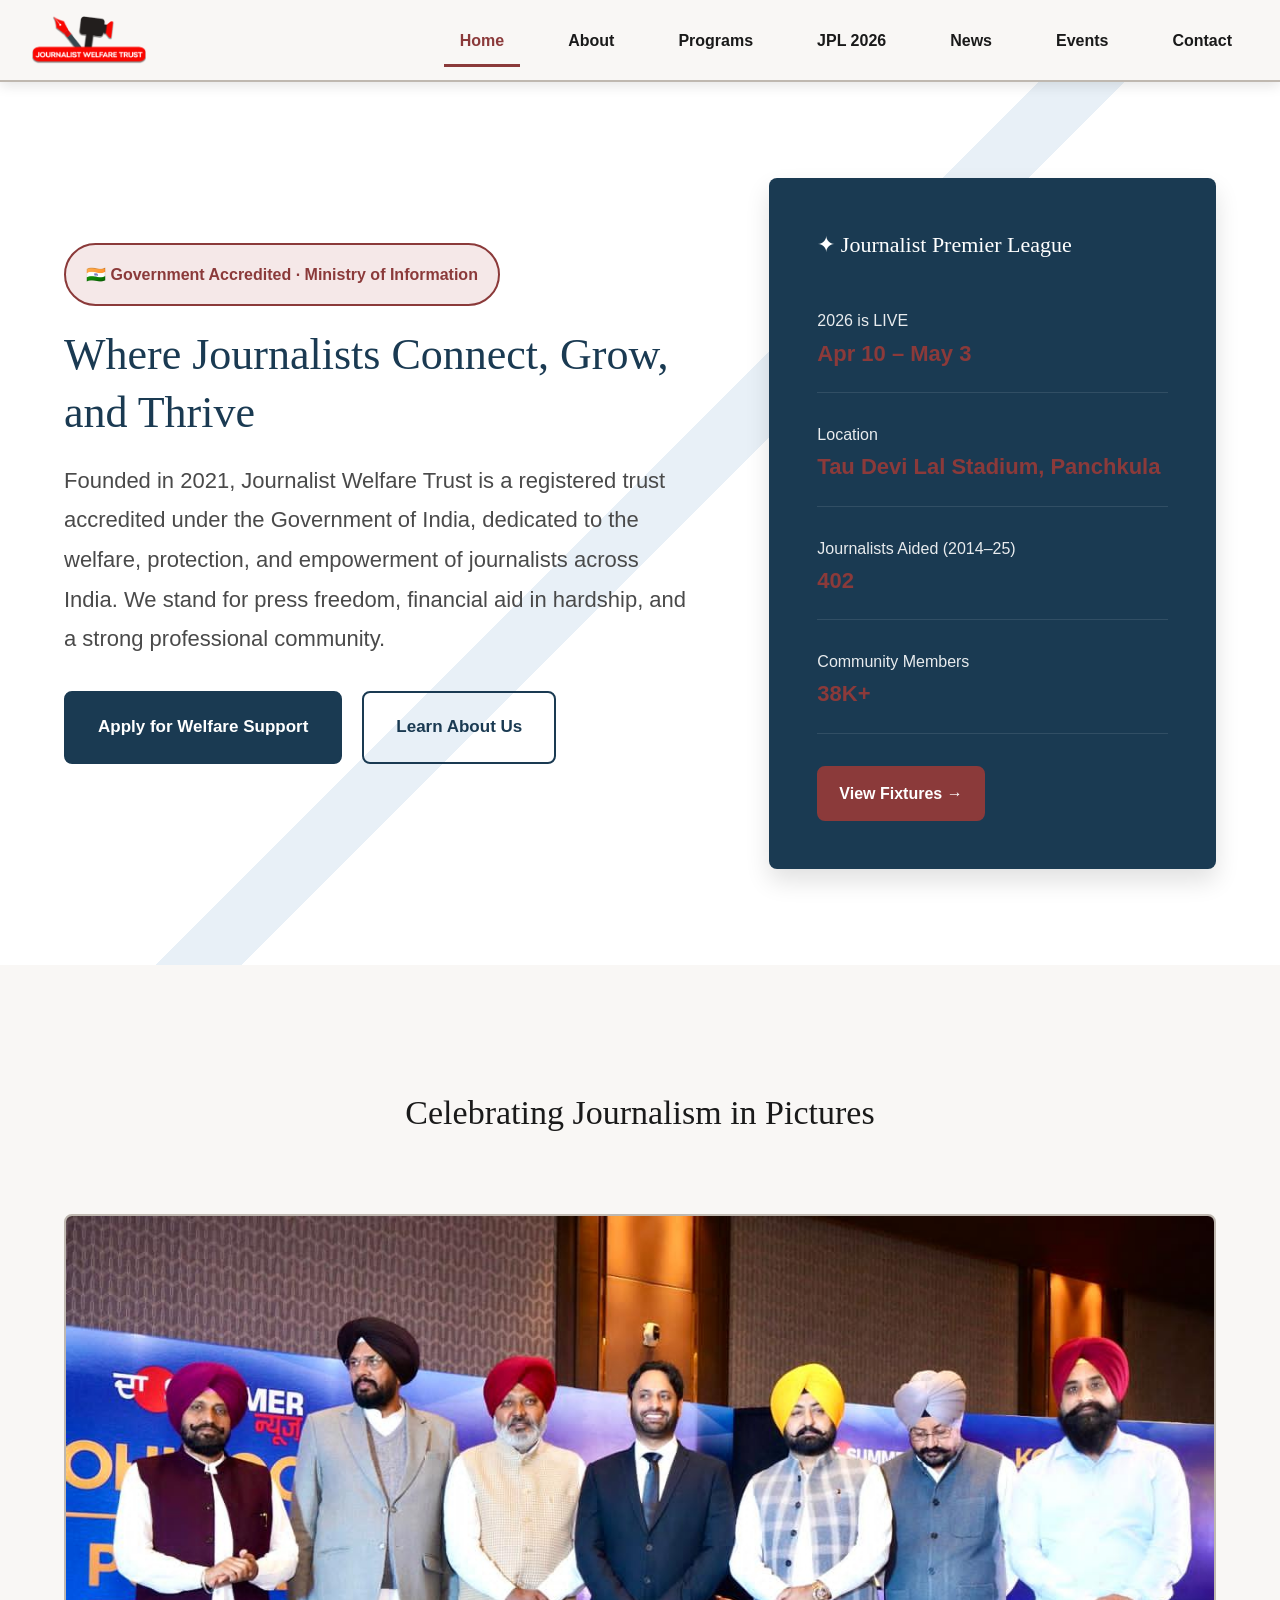
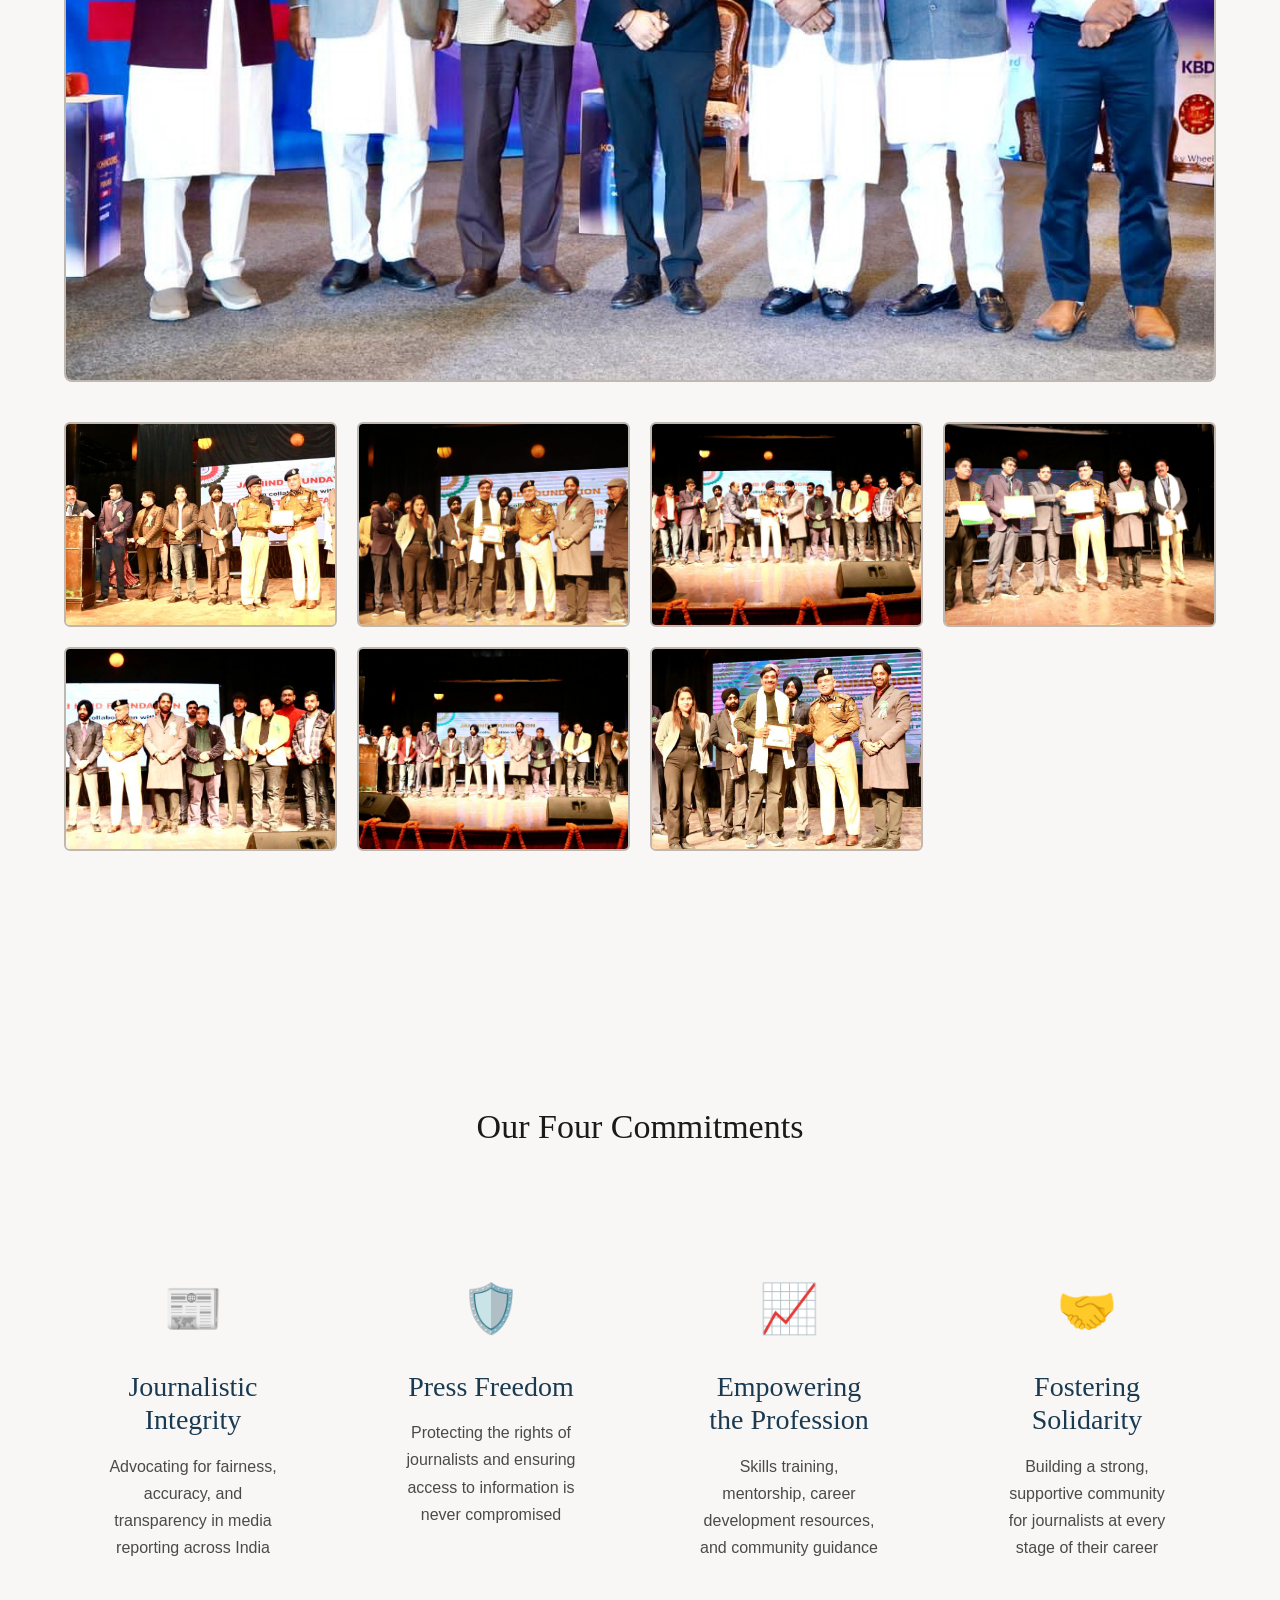
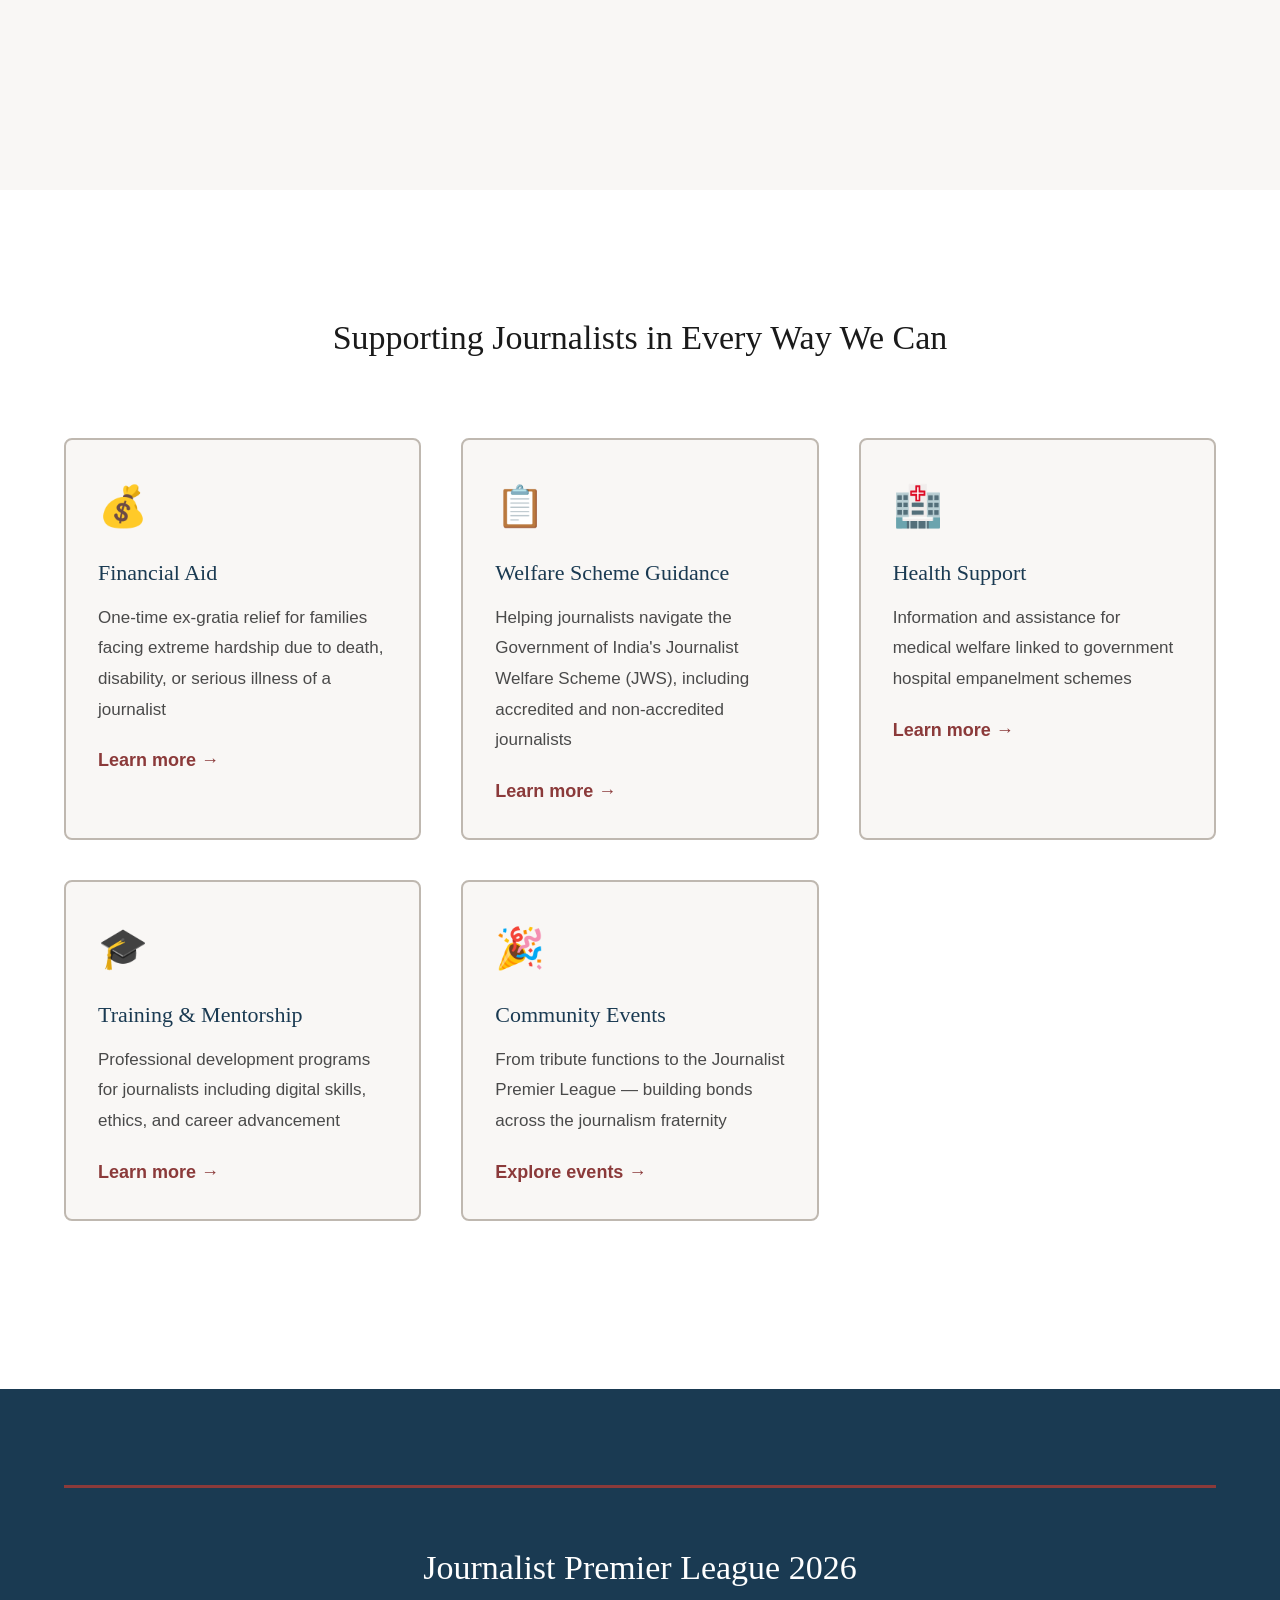
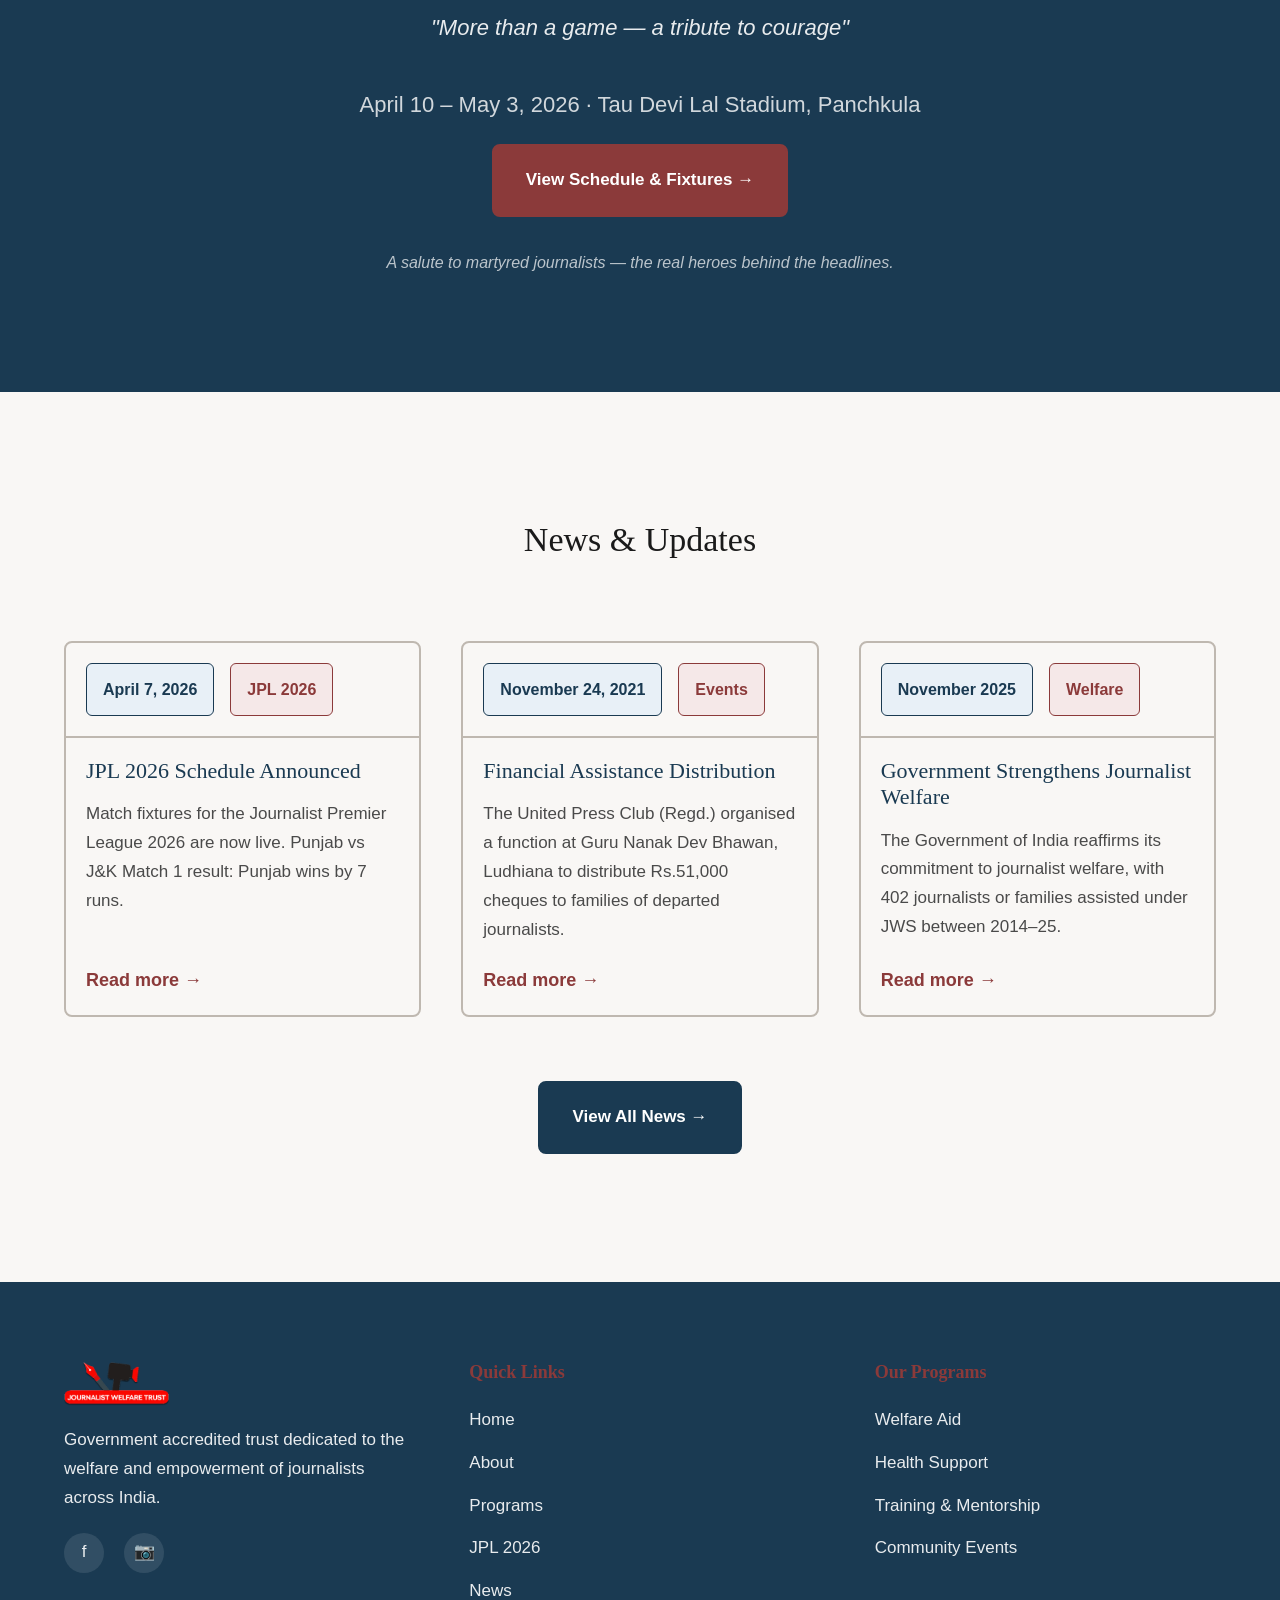
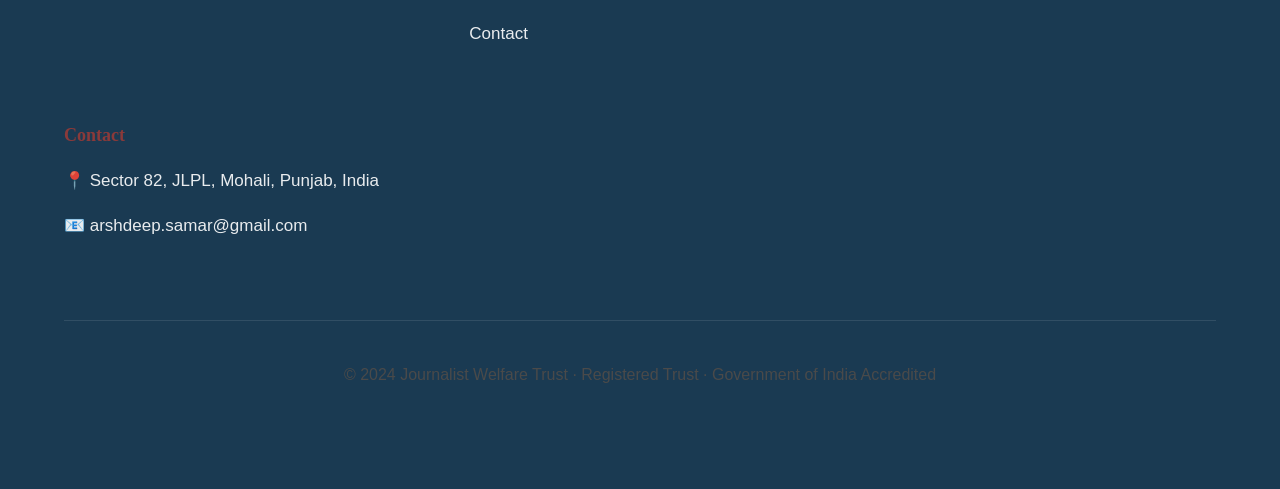
<file: index.html>
<!DOCTYPE html>
<html lang="en">
  <head>
    <meta charset="UTF-8" />
    <meta name="viewport" content="width=device-width, initial-scale=1.0" />
    <meta
      name="description"
      content="Journalist Welfare Trust - Government accredited trust dedicated to the welfare and empowerment of journalists across India."
    />
    <meta property="og:title" content="Journalist Welfare Trust" />
    <meta
      property="og:description"
      content="Where Journalists Connect, Grow, and Thrive"
    />
    <meta property="og:type" content="website" />
    <meta property="og:url" content="https://journalistwelfaretrust.com" />

    <title>Journalist Welfare Trust | Where Journalists Connect, Grow, and Thrive</title>

    <link rel="icon" type="image/png" sizes="32x32" href="assets/images/favicon-32x32.png" />
    <link rel="icon" type="image/png" sizes="192x192" href="assets/images/favicon-192x192.png" />
    <link rel="apple-touch-icon" href="assets/images/apple-touch-icon.png" />
    <link rel="stylesheet" href="styles.css" />
  </head>
  <body>
    <!-- Header & Navigation -->
    <header>
      <nav>
        <a href="index.html" class="logo" aria-label="Journalist Welfare Trust Home">
          <img src="assets/images/jwt-logo-260x109.png" class="logo-image" alt="Journalist Welfare Trust logo" />
        </a>

        <ul class="nav-links">
          <li><a href="index.html">Home</a></li>
          <li><a href="about.html">About</a></li>
          <li><a href="programs.html">Programs</a></li>
          <li><a href="jpl.html">JPL 2026</a></li>
          <li><a href="news.html">News</a></li>
          <li><a href="events.html">Events</a></li>
          <li><a href="contact.html">Contact</a></li>
        </ul>

         <!-- <div class="nav-controls">
          <div class="text-size-controls">
            <button class="text-size-btn" data-size="small" aria-label="Decrease text size">−A</button>
            <button class="text-size-btn active" data-size="normal" aria-label="Normal text size">A</button>
            <button class="text-size-btn" data-size="large" aria-label="Increase text size">+A</button>
          </div> -->
          <button class="hamburger" aria-label="Toggle menu">
            <span></span>
            <span></span>
            <span></span>
          </button>
        </div> 
      </nav>
    </header>

    <!-- Hero Section -->
    <section class="hero">
      <div class="hero-content">
        <div class="hero-text">
          <span class="hero-eyebrow">🇮🇳 Government Accredited · Ministry of Information</span>
          <h1>Where Journalists Connect, Grow, and Thrive</h1>
          <p class="hero-subtitle">
            Founded in 2021, Journalist Welfare Trust is a registered trust accredited under the Government of India, dedicated to the welfare, protection, and empowerment of journalists across India. We stand for press freedom, financial aid in hardship, and a strong professional community.
          </p>
          <div class="hero-cta">
            <a href="programs.html" class="btn btn-primary">Apply for Welfare Support</a>
            <a href="about.html" class="btn btn-secondary">Learn About Us</a>
          </div>
        </div>

        <div class="hero-card">
          <div class="hero-card-title">✦ Journalist Premier League</div>
          <div class="hero-card-item">
            <div class="hero-card-label">2026 is LIVE</div>
            <div class="hero-card-value">Apr 10 – May 3</div>
          </div>
          <div class="hero-card-item">
            <div class="hero-card-label">Location</div>
            <div class="hero-card-value">Tau Devi Lal Stadium, Panchkula</div>
          </div>
          <div class="hero-card-item">
            <div class="hero-card-label">Journalists Aided (2014–25)</div>
            <div class="hero-card-value">402</div>
          </div>
          <div class="hero-card-item">
            <div class="hero-card-label">Community Members</div>
            <div class="hero-card-value">38K+</div>
          </div>
          <a href="jpl.html" style="margin-top: var(--space-6); display: inline-block;" class="btn btn-accent btn-sm">View Fixtures →</a>
        </div>
      </div>
    </section>

    <!-- Legacy Photo Showcase -->
    <section class="section legacy-showcase">
      <div class="container">
        <div class="section-heading">
          <h2>Celebrating Journalism in Pictures</h2>
        </div>

        <div class="legacy-feature">
          <img src="assets/images/who-we-are.jpg" alt="Journalists at a Journalist Welfare Trust event" loading="lazy" />
        </div>

        <div class="legacy-gallery-grid">
          <img src="assets/images/gallery-1.jpg" alt="Journalist community gathering photo 1" loading="lazy" />
          <img src="assets/images/gallery-2.jpg" alt="Journalist community gathering photo 2" loading="lazy" />
          <img src="assets/images/gallery-3.jpg" alt="Journalist community gathering photo 3" loading="lazy" />
          <img src="assets/images/gallery-4.jpg" alt="Journalist community gathering photo 4" loading="lazy" />
          <img src="assets/images/gallery-5.jpg" alt="Journalist community gathering photo 5" loading="lazy" />
          <img src="assets/images/gallery-6.jpg" alt="Journalist community gathering photo 6" loading="lazy" />
          <img src="assets/images/gallery-7.jpg" alt="Journalist community gathering photo 7" loading="lazy" />
        </div>
      </div>
    </section>

    <!-- Mission Pillars Section -->
    <section class="section" style="background-color: var(--color-surface);">
      <div class="container">
        <div class="section-heading">
          <h2>Our Four Commitments</h2>
        </div>

        <div class="grid grid-4">
          <div class="pillar-card">
            <div class="pillar-icon">📰</div>
            <h3>Journalistic Integrity</h3>
            <p>Advocating for fairness, accuracy, and transparency in media reporting across India</p>
          </div>
          <div class="pillar-card">
            <div class="pillar-icon">🛡️</div>
            <h3>Press Freedom</h3>
            <p>Protecting the rights of journalists and ensuring access to information is never compromised</p>
          </div>
          <div class="pillar-card">
            <div class="pillar-icon">📈</div>
            <h3>Empowering the Profession</h3>
            <p>Skills training, mentorship, career development resources, and community guidance</p>
          </div>
          <div class="pillar-card">
            <div class="pillar-icon">🤝</div>
            <h3>Fostering Solidarity</h3>
            <p>Building a strong, supportive community for journalists at every stage of their career</p>
          </div>
        </div>
      </div>
    </section>

    <!-- What We Do Section -->
    <section class="section">
      <div class="container">
        <div class="section-heading">
          <h2>Supporting Journalists in Every Way We Can</h2>
        </div>

        <div class="grid grid-3">
          <div class="card">
            <div class="card-icon">💰</div>
            <h3 class="card-title">Financial Aid</h3>
            <p class="card-text">One-time ex-gratia relief for families facing extreme hardship due to death, disability, or serious illness of a journalist</p>
            <a href="programs.html#financial" class="card-link">Learn more →</a>
          </div>
          <div class="card">
            <div class="card-icon">📋</div>
            <h3 class="card-title">Welfare Scheme Guidance</h3>
            <p class="card-text">Helping journalists navigate the Government of India's Journalist Welfare Scheme (JWS), including accredited and non-accredited journalists</p>
            <a href="programs.html#welfare" class="card-link">Learn more →</a>
          </div>
          <div class="card">
            <div class="card-icon">🏥</div>
            <h3 class="card-title">Health Support</h3>
            <p class="card-text">Information and assistance for medical welfare linked to government hospital empanelment schemes</p>
            <a href="programs.html#health" class="card-link">Learn more →</a>
          </div>
          <div class="card">
            <div class="card-icon">🎓</div>
            <h3 class="card-title">Training & Mentorship</h3>
            <p class="card-text">Professional development programs for journalists including digital skills, ethics, and career advancement</p>
            <a href="programs.html#training" class="card-link">Learn more →</a>
          </div>
          <div class="card">
            <div class="card-icon">🎉</div>
            <h3 class="card-title">Community Events</h3>
            <p class="card-text">From tribute functions to the Journalist Premier League — building bonds across the journalism fraternity</p>
            <a href="events.html" class="card-link">Explore events →</a>
          </div>
        </div>
      </div>
    </section>

    <!-- JPL 2026 Feature Banner -->
    <section class="section" style="background-color: var(--color-primary); color: var(--color-text-inverse); padding: var(--space-20) var(--space-6);">
      <div class="container text-center">
        <div style="border-top: 3px solid var(--color-accent); padding-top: var(--space-8); margin-bottom: var(--space-4);"></div>
        <h2 style="color: var(--color-text-inverse); margin-bottom: var(--space-4);">Journalist Premier League 2026</h2>
        <p style="color: rgba(255, 255, 255, 0.9); font-size: var(--text-lg); margin-bottom: var(--space-8);">
          <em>"More than a game — a tribute to courage"</em>
        </p>
        <p style="color: rgba(255, 255, 255, 0.8); margin-bottom: var(--space-4); font-size: var(--text-lg);">
          April 10 – May 3, 2026 · Tau Devi Lal Stadium, Panchkula
        </p>
        <a href="jpl.html" class="btn btn-accent">View Schedule & Fixtures →</a>
        <p style="color: rgba(255, 255, 255, 0.7); margin-top: var(--space-6); font-size: var(--text-sm); font-style: italic;">
          A salute to martyred journalists — the real heroes behind the headlines.
        </p>
      </div>
    </section>

    <!-- Latest News Section -->
    <section class="section" style="background-color: var(--color-surface);">
      <div class="container">
        <div class="section-heading">
          <h2>News & Updates</h2>
        </div>

        <div class="grid grid-3">
          <div class="news-card">
            <div class="news-card-meta">
              <span class="date-badge">April 7, 2026</span>
              <span class="category-tag">JPL 2026</span>
            </div>
            <div class="news-card-content">
              <h3>JPL 2026 Schedule Announced</h3>
              <p class="news-card-excerpt">Match fixtures for the Journalist Premier League 2026 are now live. Punjab vs J&K Match 1 result: Punjab wins by 7 runs.</p>
              <a href="news.html" class="read-more">Read more →</a>
            </div>
          </div>

          <div class="news-card">
            <div class="news-card-meta">
              <span class="date-badge">November 24, 2021</span>
              <span class="category-tag">Events</span>
            </div>
            <div class="news-card-content">
              <h3>Financial Assistance Distribution</h3>
              <p class="news-card-excerpt">The United Press Club (Regd.) organised a function at Guru Nanak Dev Bhawan, Ludhiana to distribute Rs.51,000 cheques to families of departed journalists.</p>
              <a href="news.html" class="read-more">Read more →</a>
            </div>
          </div>

          <div class="news-card">
            <div class="news-card-meta">
              <span class="date-badge">November 2025</span>
              <span class="category-tag">Welfare</span>
            </div>
            <div class="news-card-content">
              <h3>Government Strengthens Journalist Welfare</h3>
              <p class="news-card-excerpt">The Government of India reaffirms its commitment to journalist welfare, with 402 journalists or families assisted under JWS between 2014–25.</p>
              <a href="news.html" class="read-more">Read more →</a>
            </div>
          </div>
        </div>

        <div class="text-center mt-12">
          <a href="news.html" class="btn btn-primary">View All News →</a>
        </div>
      </div>
    </section>

    <!-- Footer -->
    <footer>
      <div class="container">
        <div class="footer-content">
          <div class="footer-section">
            <div class="logo footer-logo" style="margin-bottom: var(--space-4);">
              <img src="assets/images/jwt-logo-260x109.png" class="logo-image logo-image-footer" alt="Journalist Welfare Trust logo" />
            </div>
            <p>Government accredited trust dedicated to the welfare and empowerment of journalists across India.</p>
            <div class="social-links">
              <a href="https://facebook.com/ArshdeepSinghSamar" target="_blank" rel="noopener noreferrer" aria-label="Facebook">f</a>
              <a href="https://instagram.com" target="_blank" rel="noopener noreferrer" aria-label="Instagram">📷</a>
            </div>
          </div>

          <div class="footer-section">
            <h4>Quick Links</h4>
            <ul>
              <li><a href="index.html">Home</a></li>
              <li><a href="about.html">About</a></li>
              <li><a href="programs.html">Programs</a></li>
              <li><a href="jpl.html">JPL 2026</a></li>
              <li><a href="news.html">News</a></li>
              <li><a href="contact.html">Contact</a></li>
            </ul>
          </div>

          <div class="footer-section">
            <h4>Our Programs</h4>
            <ul>
              <li><a href="programs.html#financial">Welfare Aid</a></li>
              <li><a href="programs.html#health">Health Support</a></li>
              <li><a href="programs.html#training">Training & Mentorship</a></li>
              <li><a href="events.html">Community Events</a></li>
            </ul>
          </div>

          <div class="footer-section">
            <h4>Contact</h4>
            <p>📍 Sector 82, JLPL, Mohali, Punjab, India</p>
            <p>📧 <a href="mailto:arshdeep.samar@gmail.com">arshdeep.samar@gmail.com</a></p>
          </div>
        </div>

        <div class="footer-bottom">
          <p>© 2024 Journalist Welfare Trust · Registered Trust · Government of India Accredited</p>
        </div>
      </div>
    </footer>

    <script src="script.js"></script>
  </body>
</html>
</file>
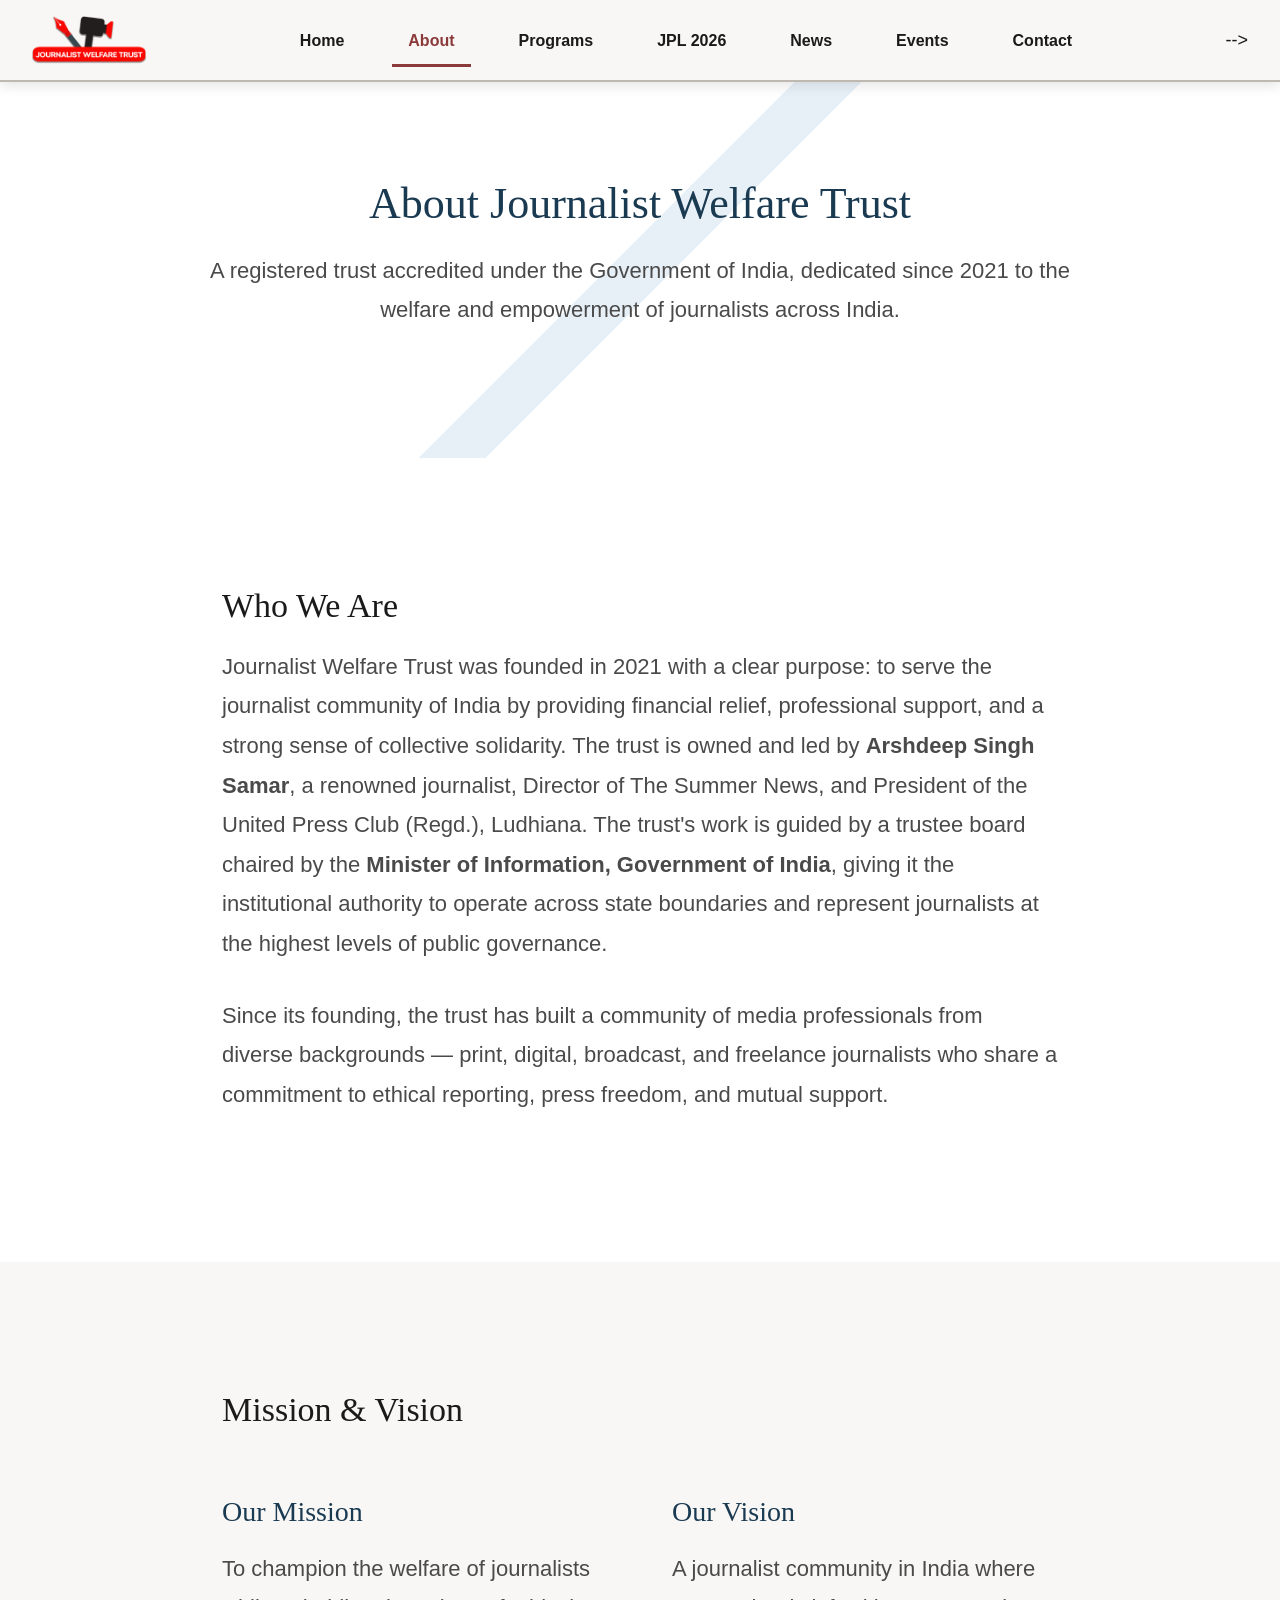
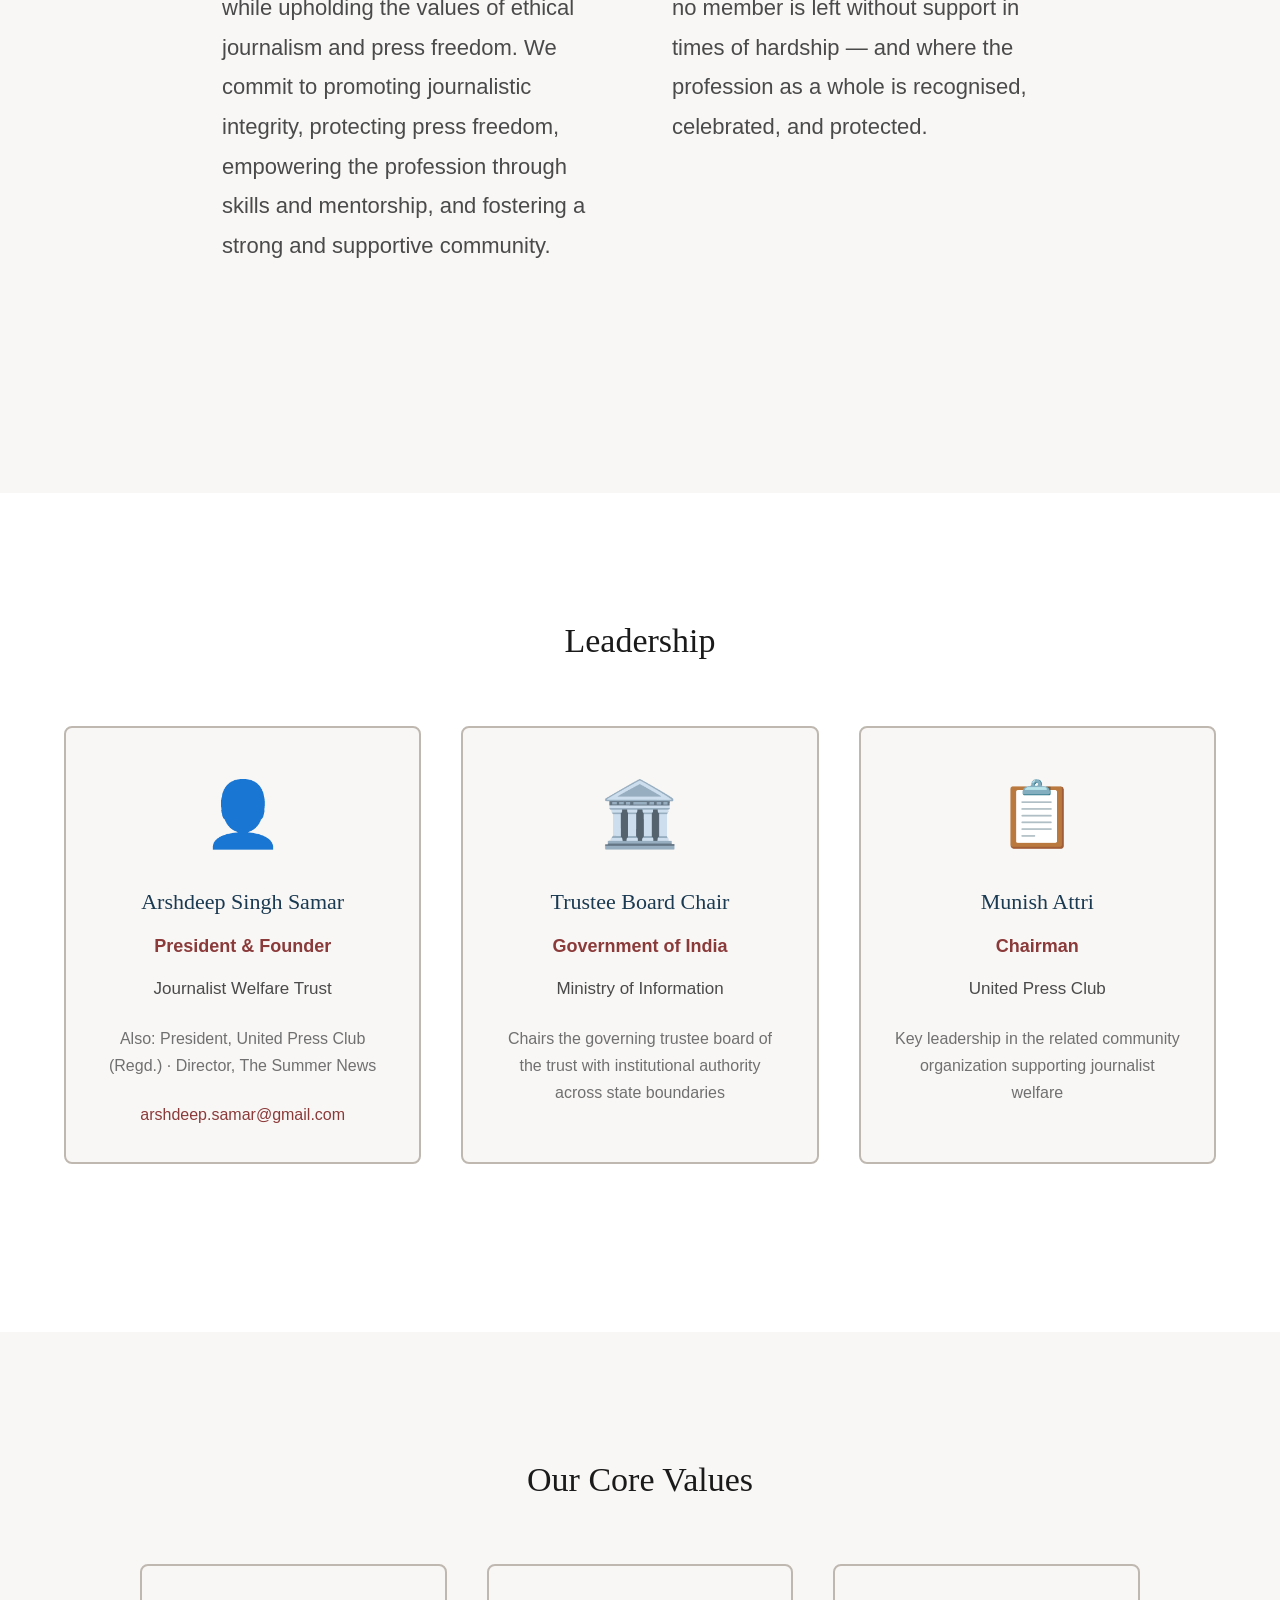
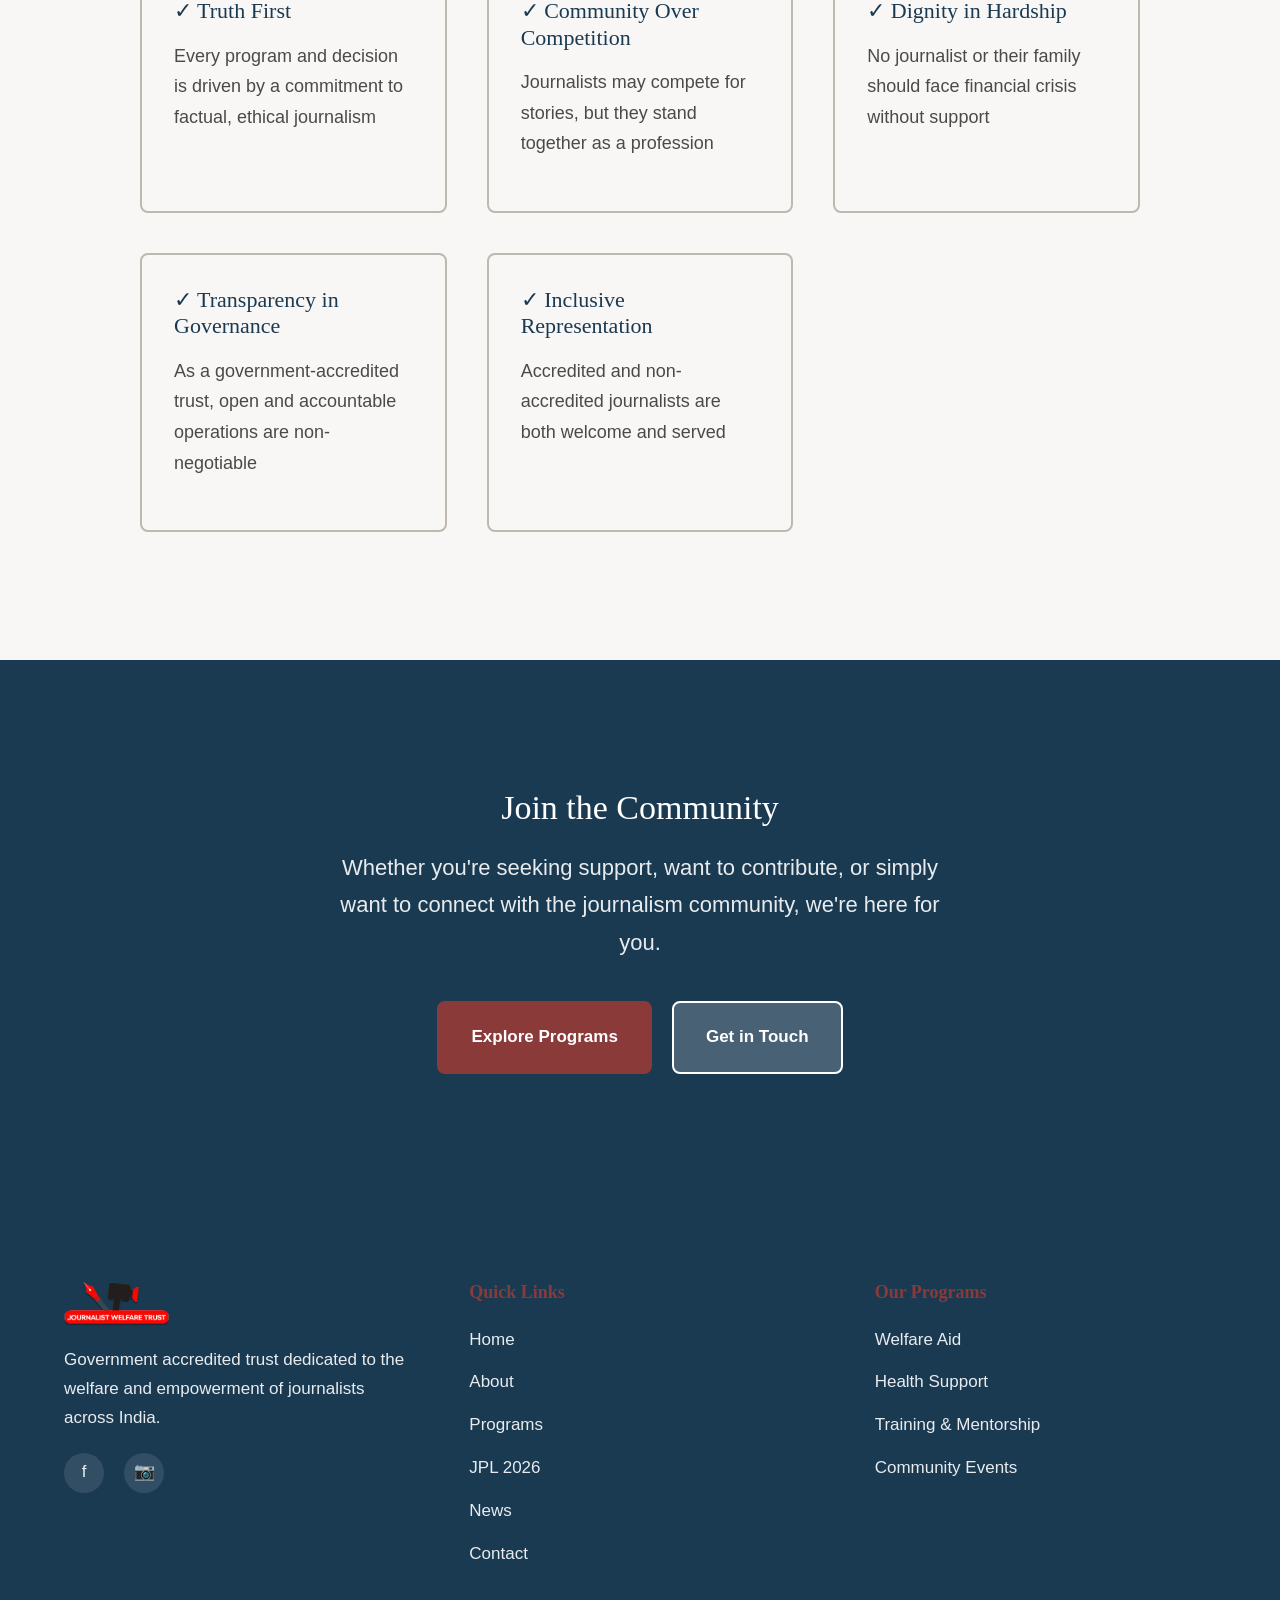
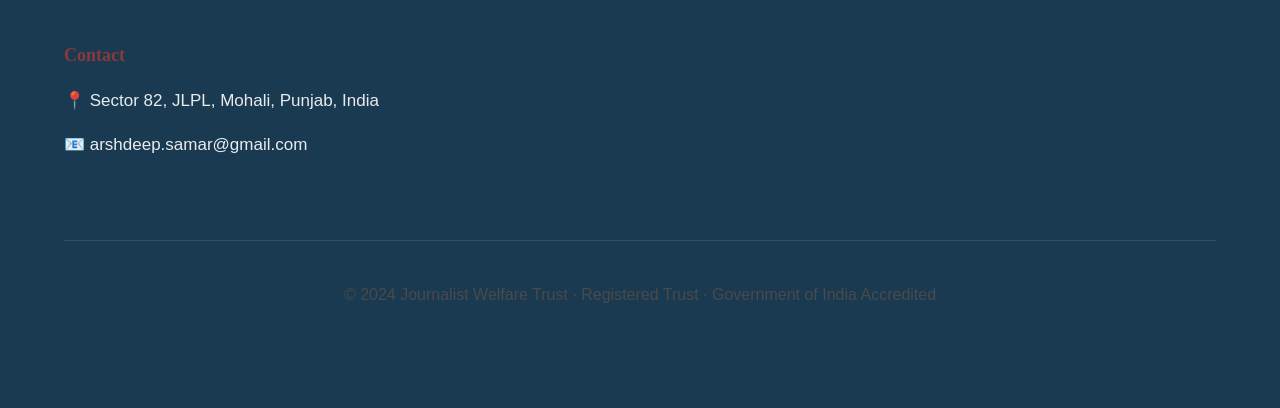
<file: about.html>
<!DOCTYPE html>
<html lang="en">
  <head>
    <meta charset="UTF-8" />
    <meta name="viewport" content="width=device-width, initial-scale=1.0" />
    <meta
      name="description"
      content="Learn about Journalist Welfare Trust, its mission, vision, and leadership."
    />
    <title>About Us | Journalist Welfare Trust</title>

    <link rel="icon" type="image/png" sizes="32x32" href="assets/images/favicon-32x32.png" />
    <link rel="icon" type="image/png" sizes="192x192" href="assets/images/favicon-192x192.png" />
    <link rel="apple-touch-icon" href="assets/images/apple-touch-icon.png" />
    <link rel="stylesheet" href="styles.css" />
  </head>
  <body>
    <!-- Header & Navigation -->
    <header>
      <nav>
        <a href="index.html" class="logo" aria-label="Journalist Welfare Trust Home">
          <img src="assets/images/jwt-logo-260x109.png" class="logo-image" alt="Journalist Welfare Trust logo" />
        </a>

        <ul class="nav-links">
          <li><a href="index.html">Home</a></li>
          <li><a href="about.html">About</a></li>
          <li><a href="programs.html">Programs</a></li>
          <li><a href="jpl.html">JPL 2026</a></li>
          <li><a href="news.html">News</a></li>
          <li><a href="events.html">Events</a></li>
          <li><a href="contact.html">Contact</a></li>
        </ul>

        <!-- <div class="nav-controls">
          <div class="text-size-controls">
            <button class="text-size-btn" data-size="small" aria-label="Decrease text size">−A</button>
            <button class="text-size-btn active" data-size="normal" aria-label="Normal text size">A</button>
            <button class="text-size-btn" data-size="large" aria-label="Increase text size">+A</button>
          </div> -->
          <button class="hamburger" aria-label="Toggle menu">
            <span></span>
            <span></span>
            <span></span>
          </button>
        </div> 
        </div> -->
      </nav>
    </header>

    <!-- Hero Section -->
    <section class="hero" style="min-height: 40vh;">
      <div class="container" style="max-width: 1000px; margin: auto; padding: 0 var(--space-6); text-align: center;">
        <h1 style="color: var(--color-primary); margin-bottom: var(--space-4);">About Journalist Welfare Trust</h1>
        <p class="hero-subtitle">
          A registered trust accredited under the Government of India, dedicated since 2021 to the welfare and empowerment of journalists across India.
        </p>
      </div>
    </section>

    <!-- Who We Are Section -->
    <section class="section">
      <div class="container" style="max-width: 900px;">
        <h2>Who We Are</h2>
        <p style="color: var(--color-text-muted); line-height: 1.8; margin-bottom: var(--space-6); font-size: var(--text-lg);">
          Journalist Welfare Trust was founded in 2021 with a clear purpose: to serve the journalist community of India by providing financial relief, professional support, and a strong sense of collective solidarity. The trust is owned and led by <strong>Arshdeep Singh Samar</strong>, a renowned journalist, Director of The Summer News, and President of the United Press Club (Regd.), Ludhiana. The trust's work is guided by a trustee board chaired by the <strong>Minister of Information, Government of India</strong>, giving it the institutional authority to operate across state boundaries and represent journalists at the highest levels of public governance.
        </p>
        <p style="color: var(--color-text-muted); line-height: 1.8; font-size: var(--text-lg);">
          Since its founding, the trust has built a community of media professionals from diverse backgrounds — print, digital, broadcast, and freelance journalists who share a commitment to ethical reporting, press freedom, and mutual support.
        </p>
      </div>
    </section>

    <!-- Mission & Vision Section -->
    <section class="section" style="background-color: var(--color-surface);">
      <div class="container" style="max-width: 900px;">
        <h2 class="mb-12">Mission & Vision</h2>

        <div class="about-mission-grid">
          <div>
            <h3 style="color: var(--color-primary); margin-bottom: var(--space-4);">Our Mission</h3>
            <p style="color: var(--color-text-muted); line-height: 1.8; font-size: var(--text-lg);">
              To champion the welfare of journalists while upholding the values of ethical journalism and press freedom. We commit to promoting journalistic integrity, protecting press freedom, empowering the profession through skills and mentorship, and fostering a strong and supportive community.
            </p>
          </div>

          <div>
            <h3 style="color: var(--color-primary); margin-bottom: var(--space-4);">Our Vision</h3>
            <p style="color: var(--color-text-muted); line-height: 1.8; font-size: var(--text-lg);">
              A journalist community in India where no member is left without support in times of hardship — and where the profession as a whole is recognised, celebrated, and protected.
            </p>
          </div>
        </div>
      </div>
    </section>

    <!-- Leadership Section -->
    <section class="section">
      <div class="container">
        <h2 class="mb-12" style="text-align: center;">Leadership</h2>

        <div class="grid grid-3">
          <div class="card" style="text-align: center;">
            <div style="font-size: 64px; margin-bottom: var(--space-4);">👤</div>
            <h3 class="card-title">Arshdeep Singh Samar</h3>
            <p style="font-weight: 600; color: var(--color-accent); margin-bottom: var(--space-2);">President & Founder</p>
            <p class="card-text">Journalist Welfare Trust</p>
            <p style="color: var(--color-text-faint); font-size: var(--text-sm); margin-bottom: var(--space-4);">
              Also: President, United Press Club (Regd.) · Director, The Summer News
            </p>
            <a href="mailto:arshdeep.samar@gmail.com" style="font-size: var(--text-sm); color: var(--color-accent);">arshdeep.samar@gmail.com</a>
          </div>

          <div class="card" style="text-align: center;">
            <div style="font-size: 64px; margin-bottom: var(--space-4);">🏛️</div>
            <h3 class="card-title">Trustee Board Chair</h3>
            <p style="font-weight: 600; color: var(--color-accent); margin-bottom: var(--space-2);">Government of India</p>
            <p class="card-text">Ministry of Information</p>
            <p style="color: var(--color-text-faint); font-size: var(--text-sm);">
              Chairs the governing trustee board of the trust with institutional authority across state boundaries
            </p>
          </div>

          <div class="card" style="text-align: center;">
            <div style="font-size: 64px; margin-bottom: var(--space-4);">📋</div>
            <h3 class="card-title">Munish Attri</h3>
            <p style="font-weight: 600; color: var(--color-accent); margin-bottom: var(--space-2);">Chairman</p>
            <p class="card-text">United Press Club</p>
            <p style="color: var(--color-text-faint); font-size: var(--text-sm);">
              Key leadership in the related community organization supporting journalist welfare
            </p>
          </div>
        </div>
      </div>
    </section>

    <!-- Values Section -->
    <section class="section" style="background-color: var(--color-surface);">
      <div class="container">
        <h2 class="mb-12" style="text-align: center;">Our Core Values</h2>

        <div class="about-values-grid">
          <div class="card">
            <h4 style="color: var(--color-primary); margin-bottom: var(--space-3);">✓ Truth First</h4>
            <p style="color: var(--color-text-muted);">Every program and decision is driven by a commitment to factual, ethical journalism</p>
          </div>

          <div class="card">
            <h4 style="color: var(--color-primary); margin-bottom: var(--space-3);">✓ Community Over Competition</h4>
            <p style="color: var(--color-text-muted);">Journalists may compete for stories, but they stand together as a profession</p>
          </div>

          <div class="card">
            <h4 style="color: var(--color-primary); margin-bottom: var(--space-3);">✓ Dignity in Hardship</h4>
            <p style="color: var(--color-text-muted);">No journalist or their family should face financial crisis without support</p>
          </div>

          <div class="card">
            <h4 style="color: var(--color-primary); margin-bottom: var(--space-3);">✓ Transparency in Governance</h4>
            <p style="color: var(--color-text-muted);">As a government-accredited trust, open and accountable operations are non-negotiable</p>
          </div>

          <div class="card">
            <h4 style="color: var(--color-primary); margin-bottom: var(--space-3);">✓ Inclusive Representation</h4>
            <p style="color: var(--color-text-muted);">Accredited and non-accredited journalists are both welcome and served</p>
          </div>
        </div>
      </div>
    </section>

    <!-- CTA Section -->
    <section class="section" style="background-color: var(--color-primary); color: var(--color-text-inverse); text-align: center;">
      <div class="container" style="max-width: 700px;">
        <h2 style="color: var(--color-text-inverse); margin-bottom: var(--space-4);">Join the Community</h2>
        <p style="color: rgba(255, 255, 255, 0.9); margin-bottom: var(--space-8); font-size: var(--text-lg);">
          Whether you're seeking support, want to contribute, or simply want to connect with the journalism community, we're here for you.
        </p>
        <div style="display: flex; gap: var(--space-4); justify-content: center; flex-wrap: wrap;">
          <a href="programs.html" class="btn btn-accent">Explore Programs</a>
          <a href="contact.html" class="btn" style="background-color: rgba(255, 255, 255, 0.2); color: white; border: 2px solid white;">Get in Touch</a>
        </div>
      </div>
    </section>

    <!-- Footer -->
    <footer>
      <div class="container">
        <div class="footer-content">
          <div class="footer-section">
            <div class="logo footer-logo" style="margin-bottom: var(--space-4);">
              <img src="assets/images/jwt-logo-260x109.png" class="logo-image logo-image-footer" alt="Journalist Welfare Trust logo" />
            </div>
            <p>Government accredited trust dedicated to the welfare and empowerment of journalists across India.</p>
            <div class="social-links">
              <a href="https://facebook.com/ArshdeepSinghSamar" target="_blank" rel="noopener noreferrer" aria-label="Facebook">f</a>
              <a href="https://instagram.com" target="_blank" rel="noopener noreferrer" aria-label="Instagram">📷</a>
            </div>
          </div>

          <div class="footer-section">
            <h4>Quick Links</h4>
            <ul>
              <li><a href="index.html">Home</a></li>
              <li><a href="about.html">About</a></li>
              <li><a href="programs.html">Programs</a></li>
              <li><a href="jpl.html">JPL 2026</a></li>
              <li><a href="news.html">News</a></li>
              <li><a href="contact.html">Contact</a></li>
            </ul>
          </div>

          <div class="footer-section">
            <h4>Our Programs</h4>
            <ul>
              <li><a href="programs.html#financial">Welfare Aid</a></li>
              <li><a href="programs.html#health">Health Support</a></li>
              <li><a href="programs.html#training">Training & Mentorship</a></li>
              <li><a href="events.html">Community Events</a></li>
            </ul>
          </div>

          <div class="footer-section">
            <h4>Contact</h4>
            <p>📍 Sector 82, JLPL, Mohali, Punjab, India</p>
            <p>📧 <a href="mailto:arshdeep.samar@gmail.com">arshdeep.samar@gmail.com</a></p>
          </div>
        </div>

        <div class="footer-bottom">
          <p>© 2024 Journalist Welfare Trust · Registered Trust · Government of India Accredited</p>
        </div>
      </div>
    </footer>

    <script src="script.js"></script>
  </body>
</html>
</file>
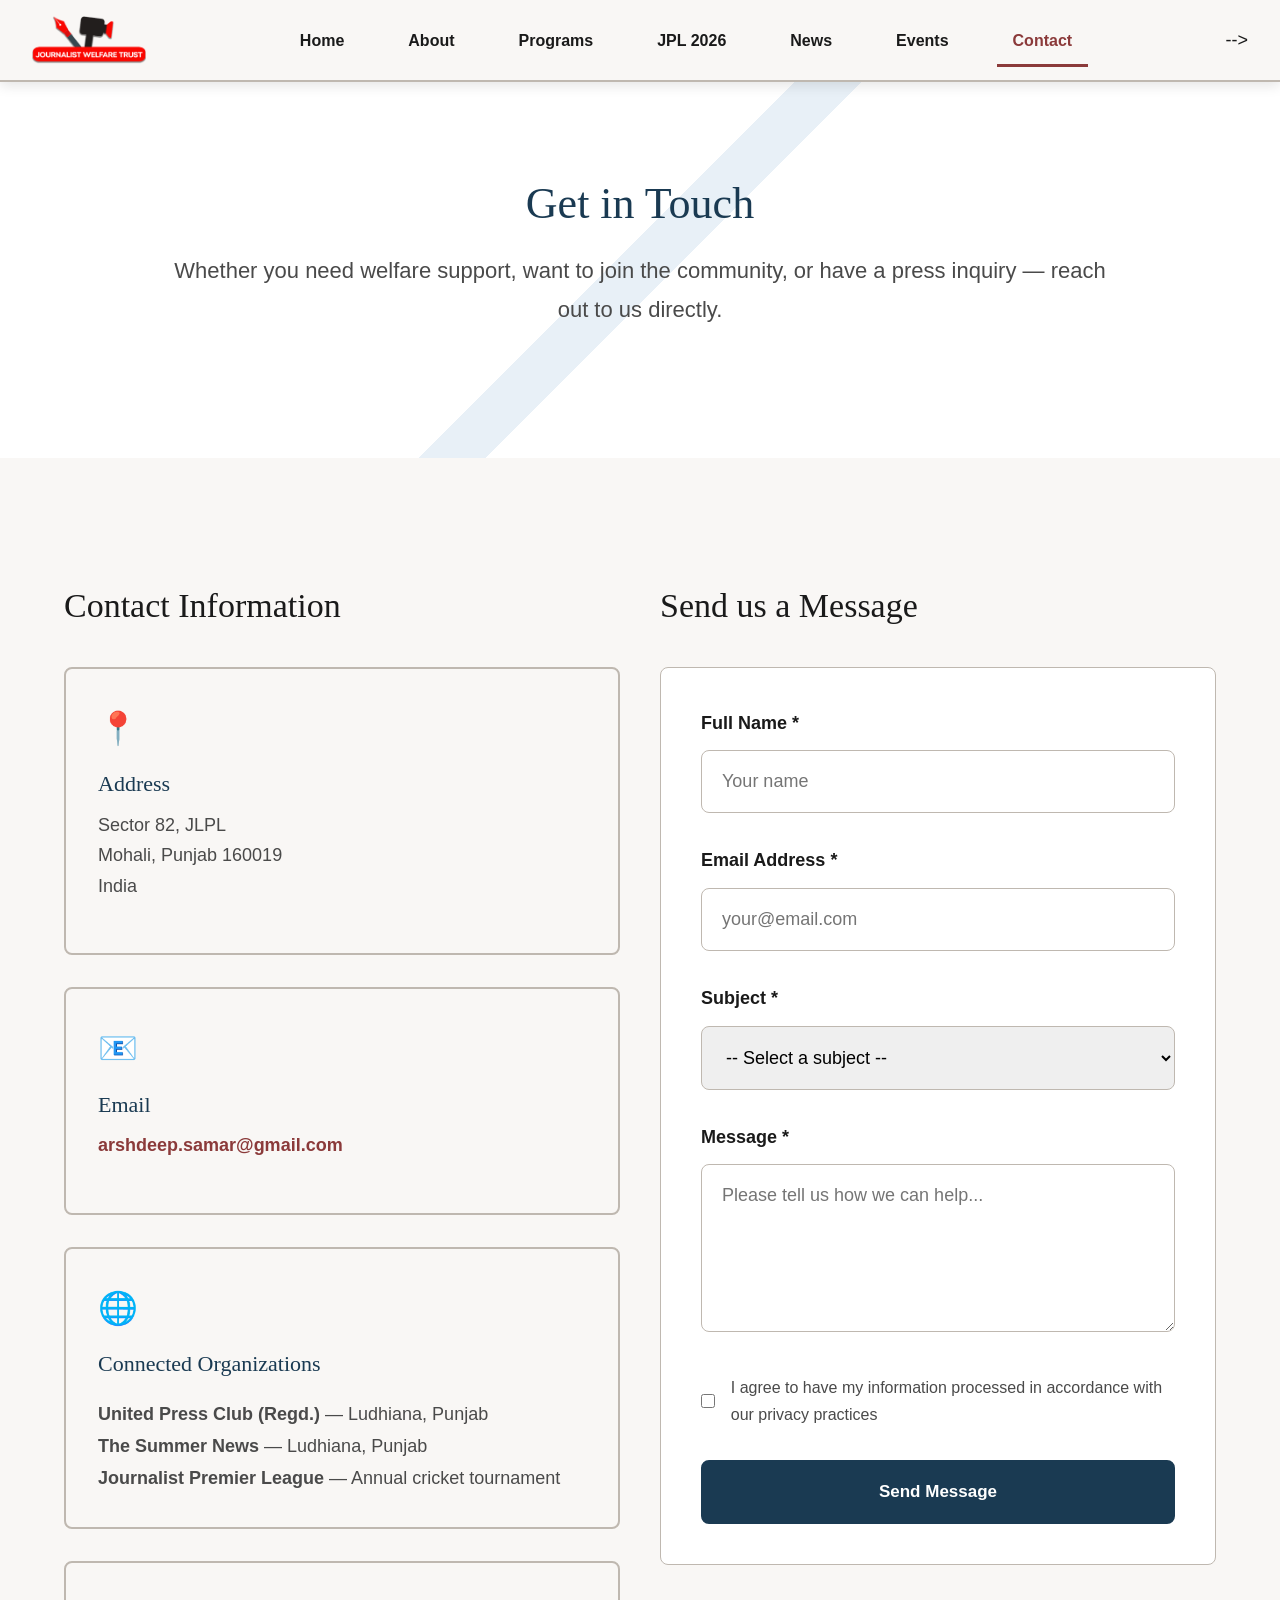
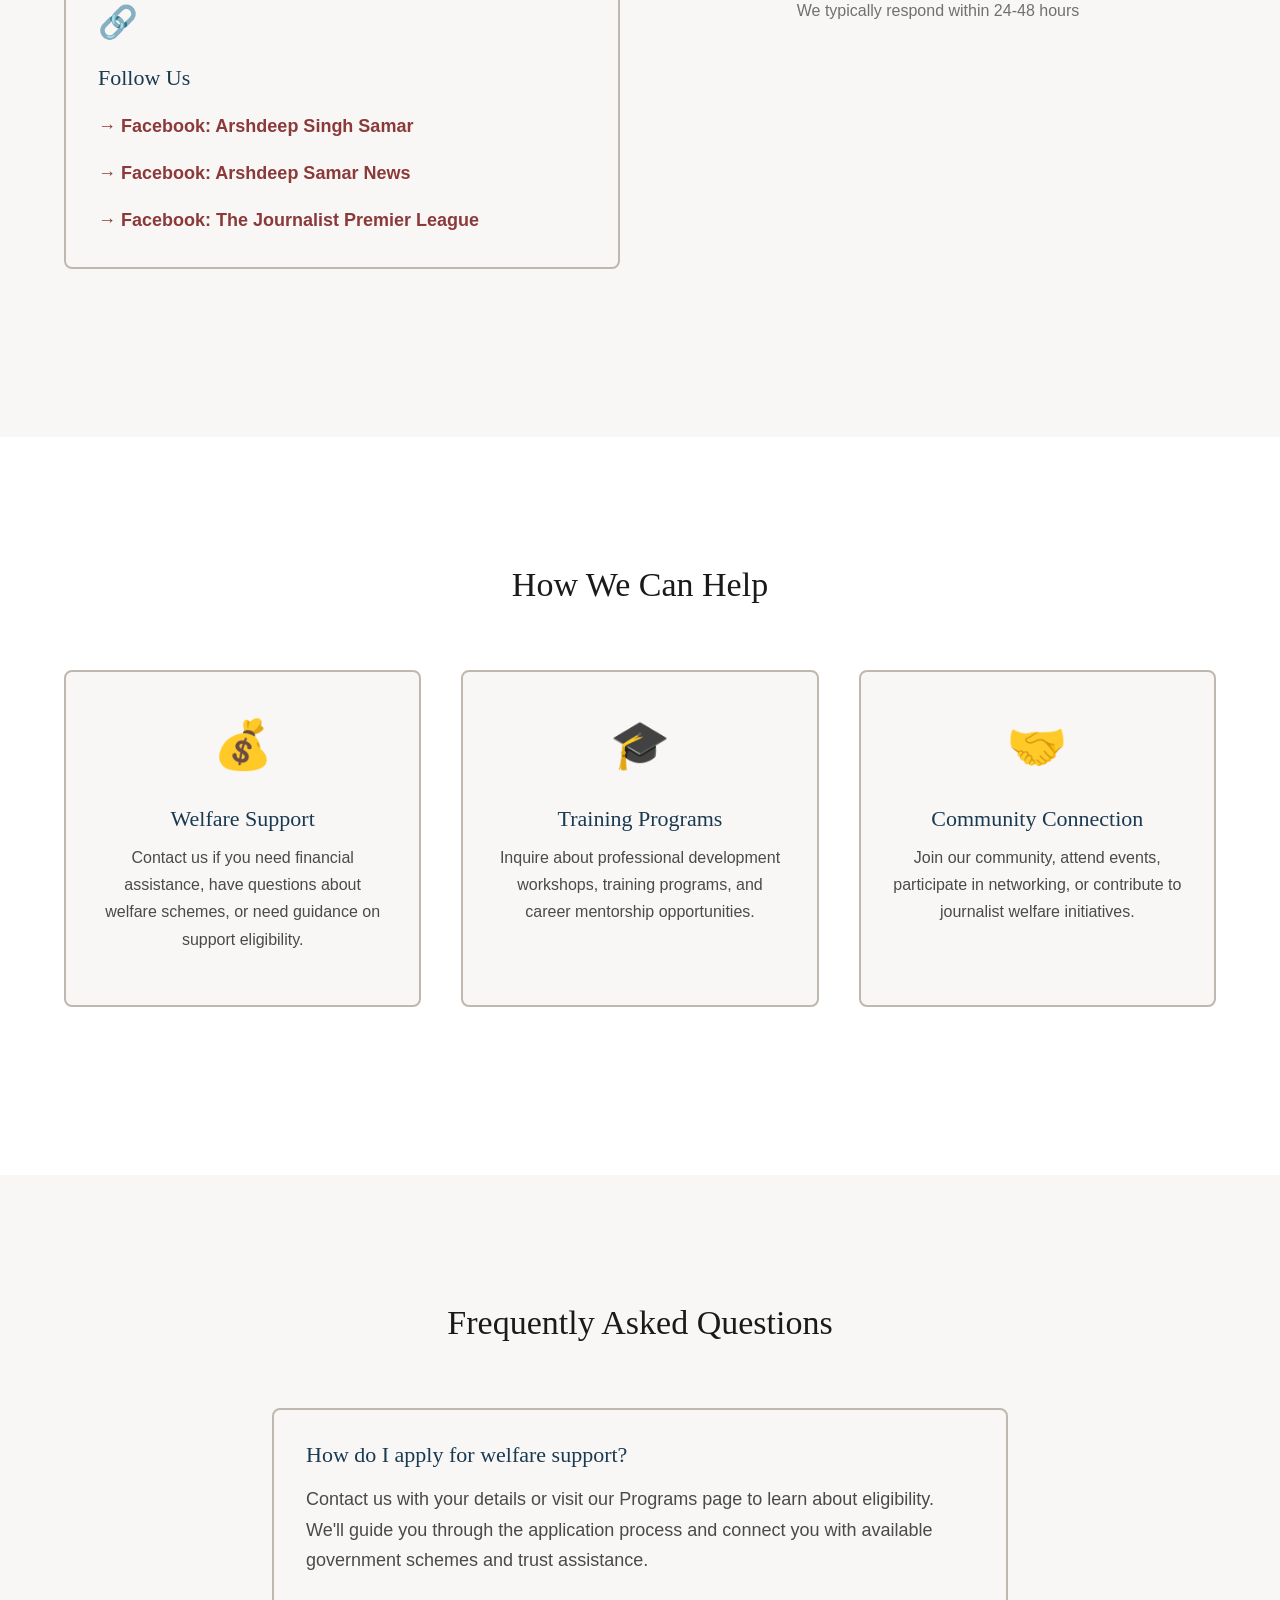
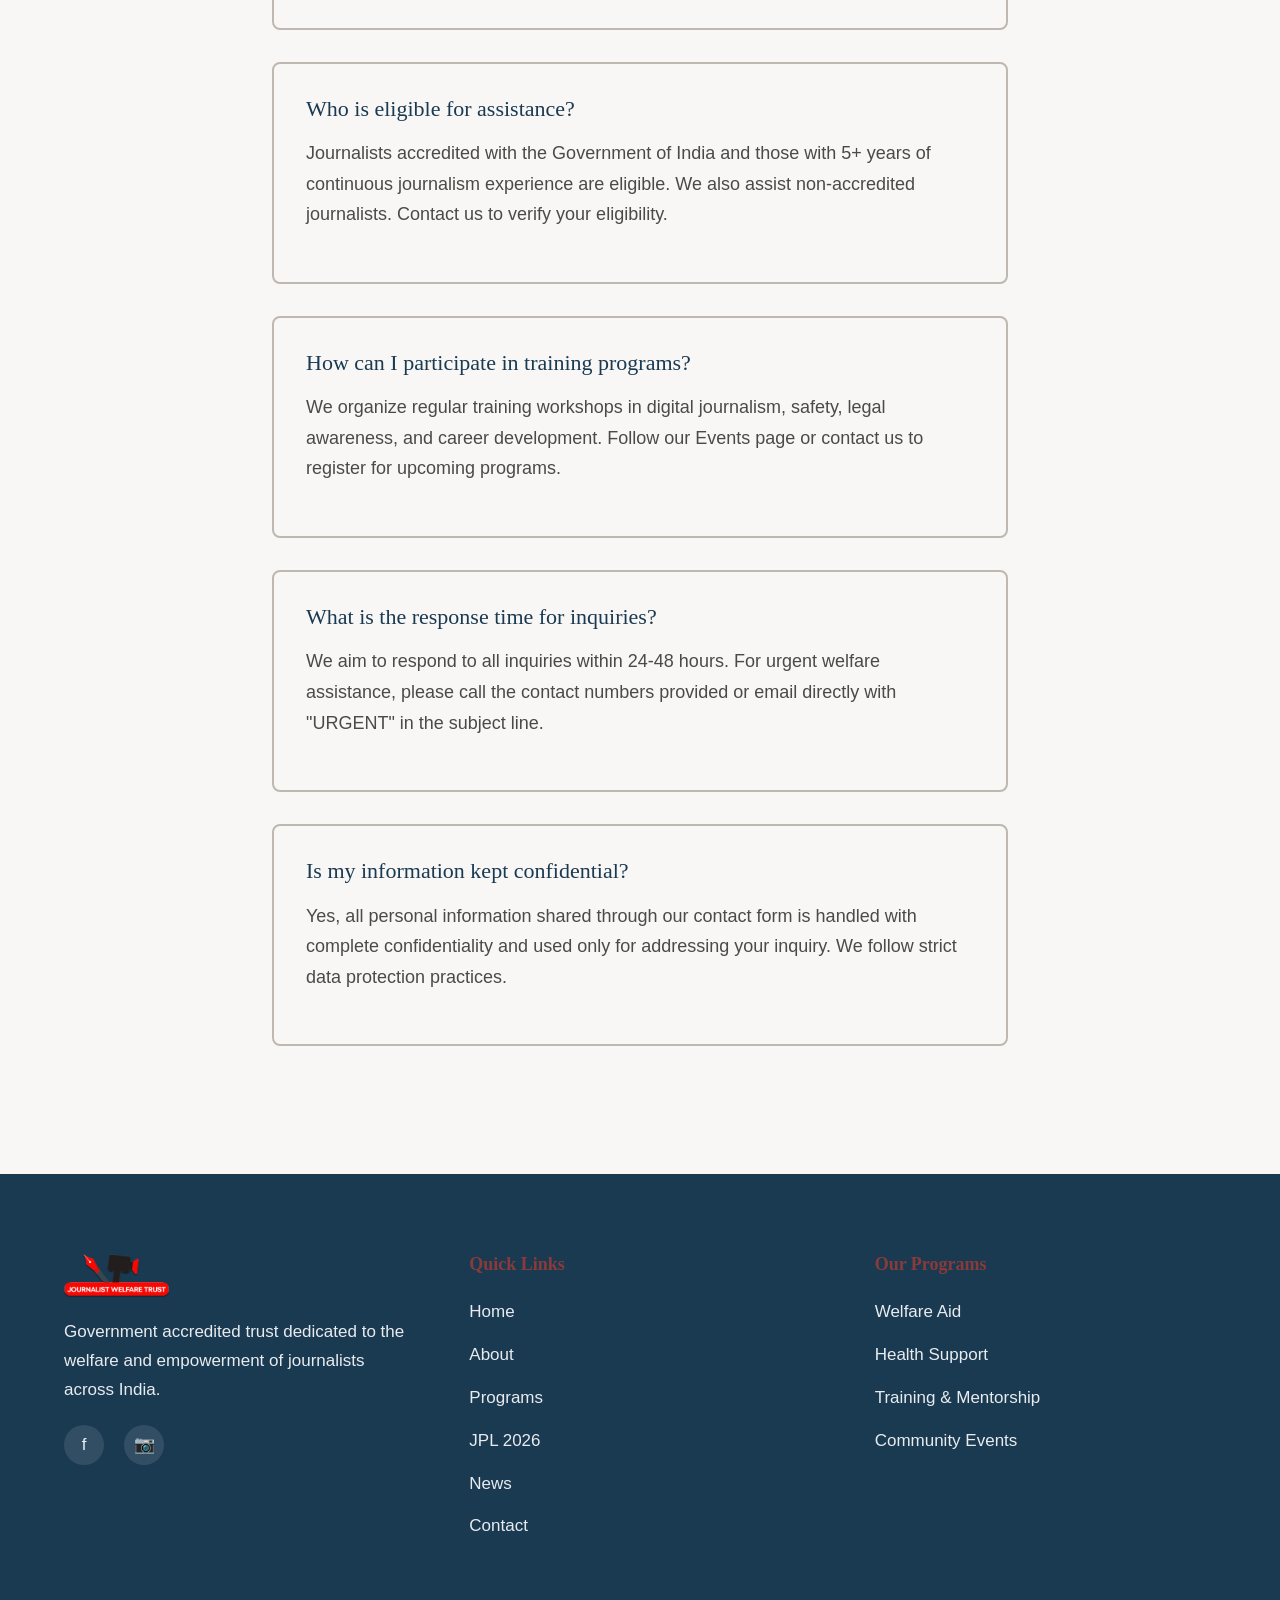
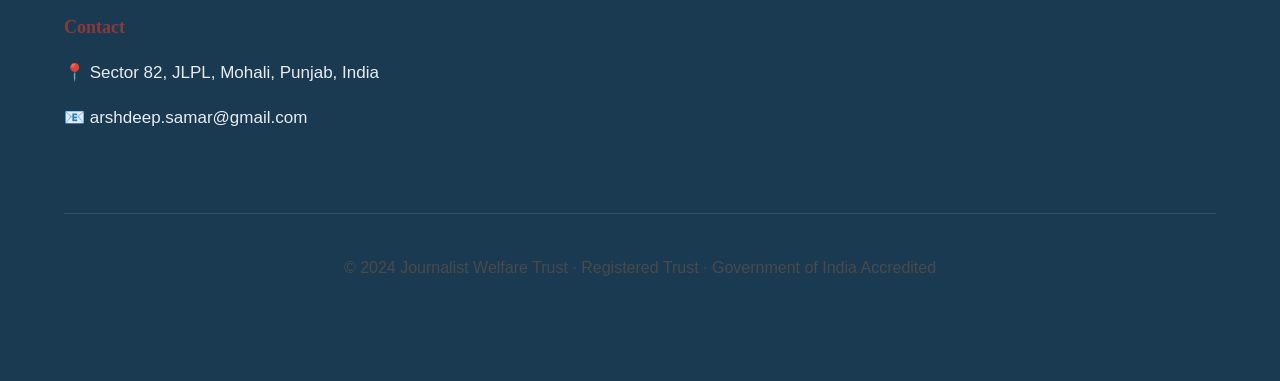
<file: contact.html>
<!DOCTYPE html>
<html lang="en">
  <head>
    <meta charset="UTF-8" />
    <meta name="viewport" content="width=device-width, initial-scale=1.0" />
    <meta
      name="description"
      content="Get in touch with Journalist Welfare Trust for support, inquiries, or to join the community."
    />
    <title>Contact Us | Journalist Welfare Trust</title>

    <link rel="icon" type="image/png" sizes="32x32" href="assets/images/favicon-32x32.png" />
    <link rel="icon" type="image/png" sizes="192x192" href="assets/images/favicon-192x192.png" />
    <link rel="apple-touch-icon" href="assets/images/apple-touch-icon.png" />
    <link rel="stylesheet" href="styles.css" />
  </head>
  <body>
    <!-- Header & Navigation -->
    <header>
      <nav>
        <a href="index.html" class="logo" aria-label="Journalist Welfare Trust Home">
          <img src="assets/images/jwt-logo-260x109.png" class="logo-image" alt="Journalist Welfare Trust logo" />
        </a>

        <ul class="nav-links">
          <li><a href="index.html">Home</a></li>
          <li><a href="about.html">About</a></li>
          <li><a href="programs.html">Programs</a></li>
          <li><a href="jpl.html">JPL 2026</a></li>
          <li><a href="news.html">News</a></li>
          <li><a href="events.html">Events</a></li>
          <li><a href="contact.html">Contact</a></li>
        </ul>

        <!-- <div class="nav-controls">
          <div class="text-size-controls">
            <button class="text-size-btn" data-size="small" aria-label="Decrease text size">−A</button>
            <button class="text-size-btn active" data-size="normal" aria-label="Normal text size">A</button>
            <button class="text-size-btn" data-size="large" aria-label="Increase text size">+A</button>
          </div> -->
          <button class="hamburger" aria-label="Toggle menu">
            <span></span>
            <span></span>
            <span></span>
          </button>
        </div> 
        </div> -->
      </nav>
    </header>

    <!-- Hero Section -->
    <section class="hero" style="min-height: 40vh;">
      <div class="container" style="max-width: 1000px; margin: auto; padding: 0 var(--space-6); text-align: center;">
        <h1 style="color: var(--color-primary); margin-bottom: var(--space-4);">Get in Touch</h1>
        <p class="hero-subtitle">
          Whether you need welfare support, want to join the community, or have a press inquiry — reach out to us directly.
        </p>
      </div>
    </section>

    <!-- Contact Section -->
    <section class="section" style="background-color: var(--color-surface);">
      <div class="container">
        <div class="grid grid-2">
          <!-- Contact Details -->
          <div>
            <h2 style="margin-bottom: var(--space-8);">Contact Information</h2>

            <!-- Address Card -->
            <div class="card" style="margin-bottom: var(--space-6);">
              <div style="font-size: 32px; margin-bottom: var(--space-3);">📍</div>
              <h4 style="color: var(--color-primary); margin-bottom: var(--space-2);">Address</h4>
              <p style="color: var(--color-text-muted);">
                Sector 82, JLPL<br />
                Mohali, Punjab 160019<br />
                India
              </p>
            </div>

            <!-- Email Card -->
            <div class="card" style="margin-bottom: var(--space-6);">
              <div style="font-size: 32px; margin-bottom: var(--space-3);">📧</div>
              <h4 style="color: var(--color-primary); margin-bottom: var(--space-2);">Email</h4>
              <p style="color: var(--color-text-muted);">
                <a href="mailto:arshdeep.samar@gmail.com" style="font-weight: 600; color: var(--color-accent);">
                  arshdeep.samar@gmail.com
                </a>
              </p>
            </div>

            <!-- Connected Organizations -->
            <div class="card" style="margin-bottom: var(--space-6);">
              <div style="font-size: 32px; margin-bottom: var(--space-3);">🌐</div>
              <h4 style="color: var(--color-primary); margin-bottom: var(--space-4);">Connected Organizations</h4>
              <ul style="list-style: none; color: var(--color-text-muted); line-height: 1.8;">
                <li><strong>United Press Club (Regd.)</strong> — Ludhiana, Punjab</li>
                <li><strong>The Summer News</strong> — Ludhiana, Punjab</li>
                <li><strong>Journalist Premier League</strong> — Annual cricket tournament</li>
              </ul>
            </div>

            <!-- Social Media -->
            <div class="card">
              <div style="font-size: 32px; margin-bottom: var(--space-3);">🔗</div>
              <h4 style="color: var(--color-primary); margin-bottom: var(--space-4);">Follow Us</h4>
              <div style="display: flex; flex-direction: column; gap: var(--space-3);">
                <a href="https://facebook.com/ArshdeepSinghSamar" target="_blank" rel="noopener noreferrer" style="color: var(--color-accent); font-weight: 600; text-decoration: none; transition: all 0.2s;">
                  → Facebook: Arshdeep Singh Samar
                </a>
                <a href="https://facebook.com/ArshdeepSamarnews" target="_blank" rel="noopener noreferrer" style="color: var(--color-accent); font-weight: 600; text-decoration: none; transition: all 0.2s;">
                  → Facebook: Arshdeep Samar News
                </a>
                <a href="https://facebook.com/Thejournalistpremierleague" target="_blank" rel="noopener noreferrer" style="color: var(--color-accent); font-weight: 600; text-decoration: none; transition: all 0.2s;">
                  → Facebook: The Journalist Premier League
                </a>
              </div>
            </div>
          </div>

          <!-- Contact Form -->
          <div>
            <h2 style="margin-bottom: var(--space-8);">Send us a Message</h2>

            <form class="contact-form" style="background-color: var(--color-bg); padding: var(--space-8); border-radius: var(--radius-lg); border: 1px solid var(--color-border);">
              <div style="margin-bottom: var(--space-6);">
                <label style="display: block; margin-bottom: var(--space-2); font-weight: 600; color: var(--color-text);">Full Name *</label>
                <input
                  type="text"
                  name="name"
                  required
                  placeholder="Your name"
                  style="width: 100%; padding: var(--space-4); border: 1px solid var(--color-border); border-radius: var(--radius-lg); font-family: var(--font-body); font-size: var(--text-base); transition: border-color 0.2s;"
                />
              </div>

              <div style="margin-bottom: var(--space-6);">
                <label style="display: block; margin-bottom: var(--space-2); font-weight: 600; color: var(--color-text);">Email Address *</label>
                <input
                  type="email"
                  name="email"
                  required
                  placeholder="your@email.com"
                  style="width: 100%; padding: var(--space-4); border: 1px solid var(--color-border); border-radius: var(--radius-lg); font-family: var(--font-body); font-size: var(--text-base); transition: border-color 0.2s;"
                />
              </div>

              <div style="margin-bottom: var(--space-6);">
                <label style="display: block; margin-bottom: var(--space-2); font-weight: 600; color: var(--color-text);">Subject *</label>
                <select
                  name="subject"
                  required
                  style="width: 100%; padding: var(--space-4); border: 1px solid var(--color-border); border-radius: var(--radius-lg); font-family: var(--font-body); font-size: var(--text-base); transition: border-color 0.2s;"
                >
                  <option value="">-- Select a subject --</option>
                  <option value="welfare-support">Welfare Support</option>
                  <option value="health-assistance">Health Assistance</option>
                  <option value="training-program">Training Program</option>
                  <option value="event-inquiry">Event Inquiry</option>
                  <option value="press-inquiry">Press Inquiry</option>
                  <option value="general-inquiry">General Inquiry</option>
                </select>
              </div>

              <div style="margin-bottom: var(--space-6);">
                <label style="display: block; margin-bottom: var(--space-2); font-weight: 600; color: var(--color-text);">Message *</label>
                <textarea
                  name="message"
                  required
                  placeholder="Please tell us how we can help..."
                  rows="6"
                  style="width: 100%; padding: var(--space-4); border: 1px solid var(--color-border); border-radius: var(--radius-lg); font-family: var(--font-body); font-size: var(--text-base); resize: vertical; transition: border-color 0.2s;"
                ></textarea>
              </div>

              <div style="margin-bottom: var(--space-6);">
                <label style="display: flex; align-items: center; gap: var(--space-3); cursor: pointer;">
                  <input type="checkbox" name="privacy" required style="width: 18px; height: 18px; cursor: pointer;" />
                  <span style="color: var(--color-text-muted); font-size: var(--text-sm);">
                    I agree to have my information processed in accordance with our privacy practices
                  </span>
                </label>
              </div>

              <button type="submit" class="btn btn-primary" style="width: 100%; justify-content: center;">
                Send Message
              </button>
            </form>

            <p style="color: var(--color-text-faint); font-size: var(--text-sm); margin-top: var(--space-6); text-align: center;">
              We typically respond within 24-48 hours
            </p>
          </div>
        </div>
      </div>
    </section>

    <!-- Response Time Section -->
    <section class="section">
      <div class="container">
        <h2 class="mb-12" style="text-align: center;">How We Can Help</h2>

        <div class="grid grid-3">
          <div class="card" style="text-align: center;">
            <div style="font-size: 48px; margin-bottom: var(--space-4);">💰</div>
            <h4 style="color: var(--color-primary); margin-bottom: var(--space-2);">Welfare Support</h4>
            <p style="color: var(--color-text-muted); font-size: var(--text-sm);">
              Contact us if you need financial assistance, have questions about welfare schemes, or need guidance on support eligibility.
            </p>
          </div>
          <div class="card" style="text-align: center;">
            <div style="font-size: 48px; margin-bottom: var(--space-4);">🎓</div>
            <h4 style="color: var(--color-primary); margin-bottom: var(--space-2);">Training Programs</h4>
            <p style="color: var(--color-text-muted); font-size: var(--text-sm);">
              Inquire about professional development workshops, training programs, and career mentorship opportunities.
            </p>
          </div>
          <div class="card" style="text-align: center;">
            <div style="font-size: 48px; margin-bottom: var(--space-4);">🤝</div>
            <h4 style="color: var(--color-primary); margin-bottom: var(--space-2);">Community Connection</h4>
            <p style="color: var(--color-text-muted); font-size: var(--text-sm);">
              Join our community, attend events, participate in networking, or contribute to journalist welfare initiatives.
            </p>
          </div>
        </div>
      </div>
    </section>

    <!-- FAQ Section -->
    <section class="section" style="background-color: var(--color-surface);">
      <div class="container" style="max-width: 800px;">
        <h2 class="mb-12" style="text-align: center;">Frequently Asked Questions</h2>

        <div style="display: flex; flex-direction: column; gap: var(--space-6);">
          <div class="card">
            <h4 style="color: var(--color-primary); margin-bottom: var(--space-3);">How do I apply for welfare support?</h4>
            <p style="color: var(--color-text-muted);">
              Contact us with your details or visit our Programs page to learn about eligibility. We'll guide you through the application process and connect you with available government schemes and trust assistance.
            </p>
          </div>

          <div class="card">
            <h4 style="color: var(--color-primary); margin-bottom: var(--space-3);">Who is eligible for assistance?</h4>
            <p style="color: var(--color-text-muted);">
              Journalists accredited with the Government of India and those with 5+ years of continuous journalism experience are eligible. We also assist non-accredited journalists. Contact us to verify your eligibility.
            </p>
          </div>

          <div class="card">
            <h4 style="color: var(--color-primary); margin-bottom: var(--space-3);">How can I participate in training programs?</h4>
            <p style="color: var(--color-text-muted);">
              We organize regular training workshops in digital journalism, safety, legal awareness, and career development. Follow our Events page or contact us to register for upcoming programs.
            </p>
          </div>

          <div class="card">
            <h4 style="color: var(--color-primary); margin-bottom: var(--space-3);">What is the response time for inquiries?</h4>
            <p style="color: var(--color-text-muted);">
              We aim to respond to all inquiries within 24-48 hours. For urgent welfare assistance, please call the contact numbers provided or email directly with "URGENT" in the subject line.
            </p>
          </div>

          <div class="card">
            <h4 style="color: var(--color-primary); margin-bottom: var(--space-3);">Is my information kept confidential?</h4>
            <p style="color: var(--color-text-muted);">
              Yes, all personal information shared through our contact form is handled with complete confidentiality and used only for addressing your inquiry. We follow strict data protection practices.
            </p>
          </div>
        </div>
      </div>
    </section>

    <!-- Footer -->
    <footer>
      <div class="container">
        <div class="footer-content">
          <div class="footer-section">
            <div class="logo footer-logo" style="margin-bottom: var(--space-4);">
              <img src="assets/images/jwt-logo-260x109.png" class="logo-image logo-image-footer" alt="Journalist Welfare Trust logo" />
            </div>
            <p>Government accredited trust dedicated to the welfare and empowerment of journalists across India.</p>
            <div class="social-links">
              <a href="https://facebook.com/ArshdeepSinghSamar" target="_blank" rel="noopener noreferrer" aria-label="Facebook">f</a>
              <a href="https://instagram.com" target="_blank" rel="noopener noreferrer" aria-label="Instagram">📷</a>
            </div>
          </div>

          <div class="footer-section">
            <h4>Quick Links</h4>
            <ul>
              <li><a href="index.html">Home</a></li>
              <li><a href="about.html">About</a></li>
              <li><a href="programs.html">Programs</a></li>
              <li><a href="jpl.html">JPL 2026</a></li>
              <li><a href="news.html">News</a></li>
              <li><a href="contact.html">Contact</a></li>
            </ul>
          </div>

          <div class="footer-section">
            <h4>Our Programs</h4>
            <ul>
              <li><a href="programs.html#financial">Welfare Aid</a></li>
              <li><a href="programs.html#health">Health Support</a></li>
              <li><a href="programs.html#training">Training & Mentorship</a></li>
              <li><a href="events.html">Community Events</a></li>
            </ul>
          </div>

          <div class="footer-section">
            <h4>Contact</h4>
            <p>📍 Sector 82, JLPL, Mohali, Punjab, India</p>
            <p>📧 <a href="mailto:arshdeep.samar@gmail.com">arshdeep.samar@gmail.com</a></p>
          </div>
        </div>

        <div class="footer-bottom">
          <p>© 2024 Journalist Welfare Trust · Registered Trust · Government of India Accredited</p>
        </div>
      </div>
    </footer>

    <script src="script.js"></script>
  </body>
</html>
</file>
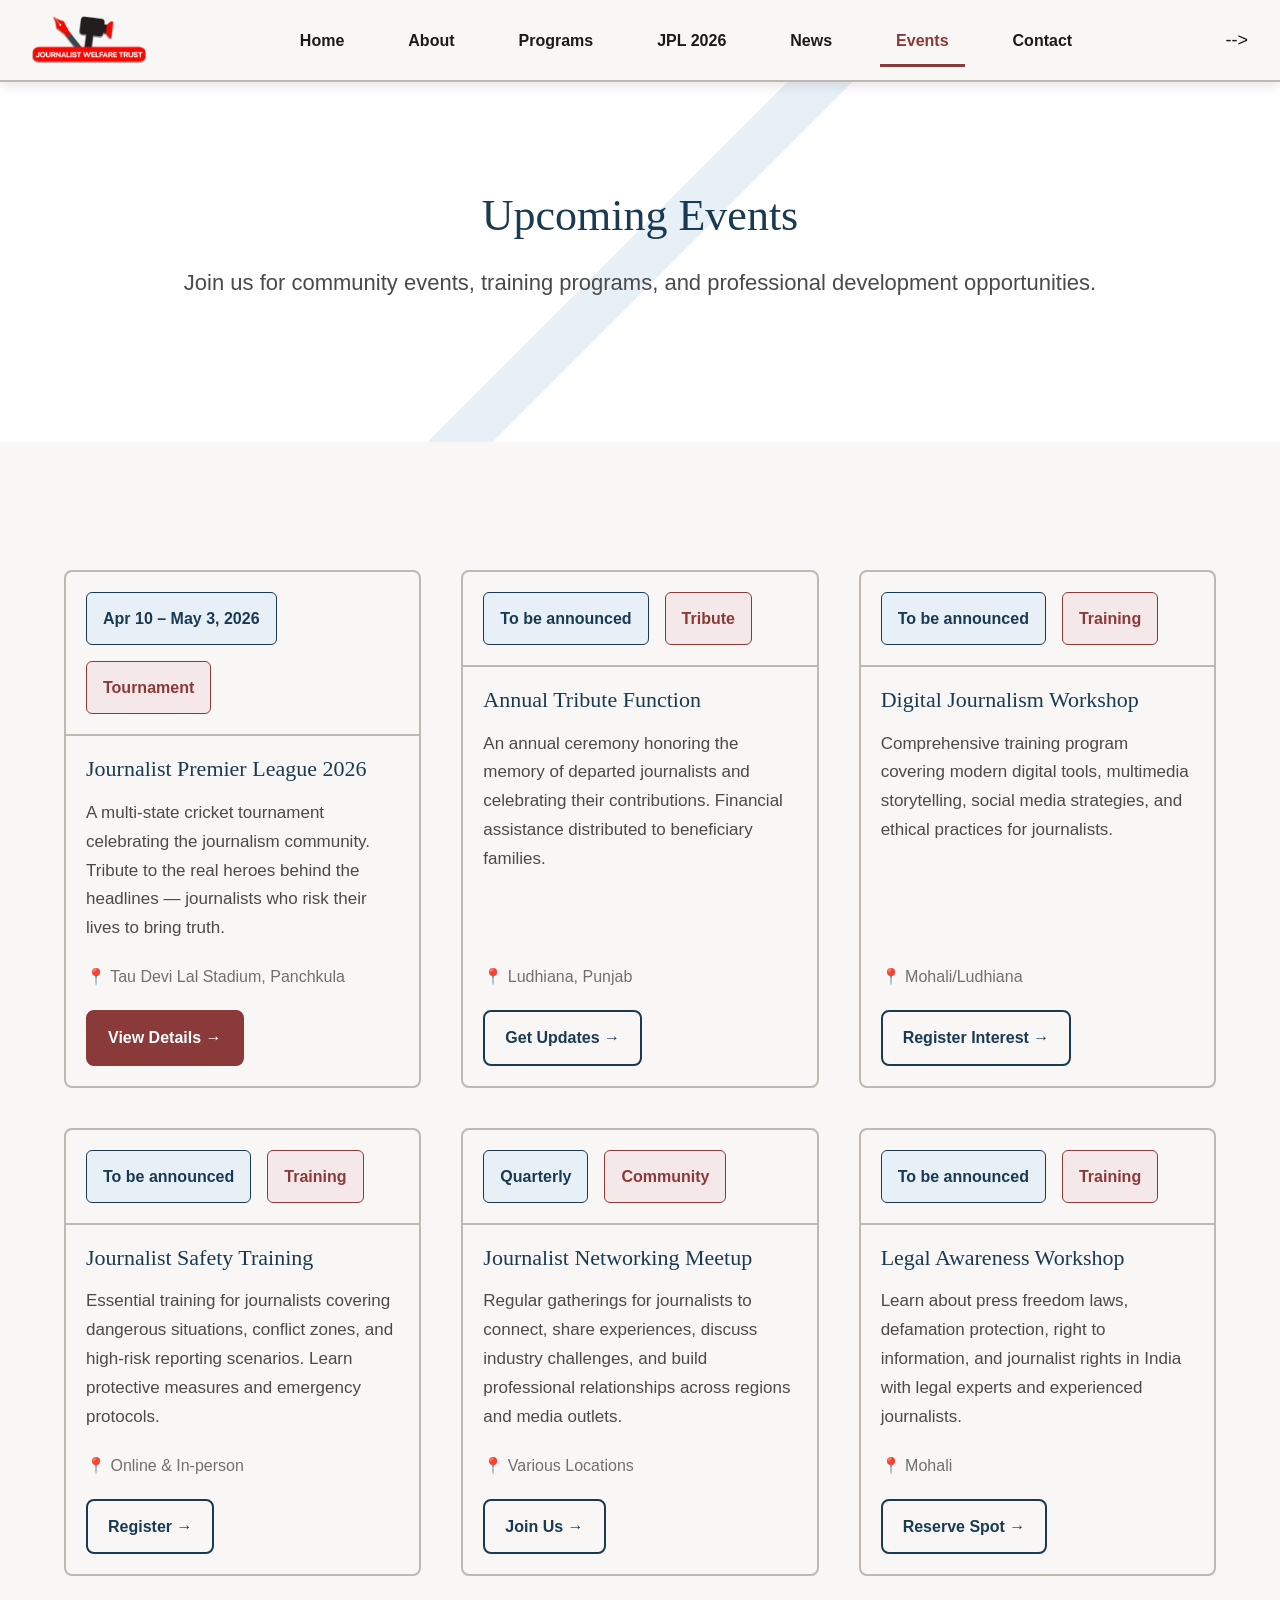
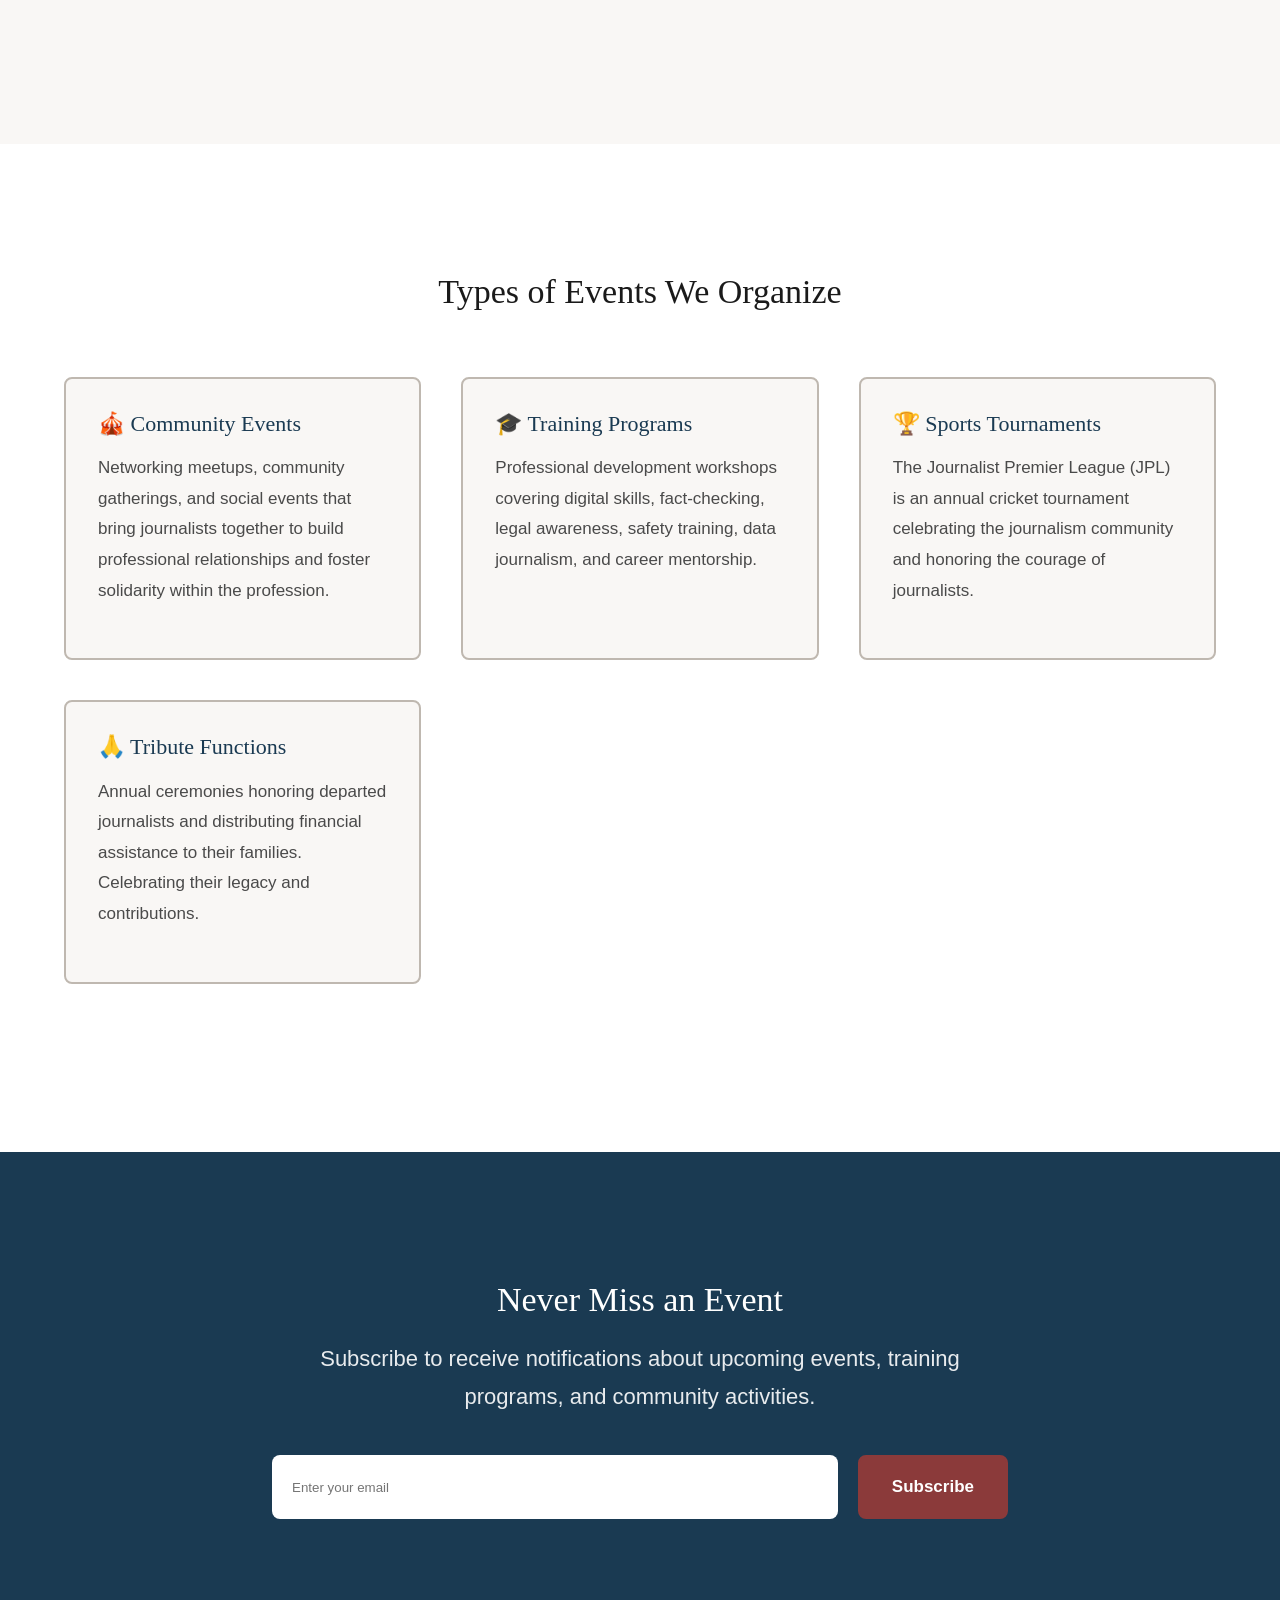
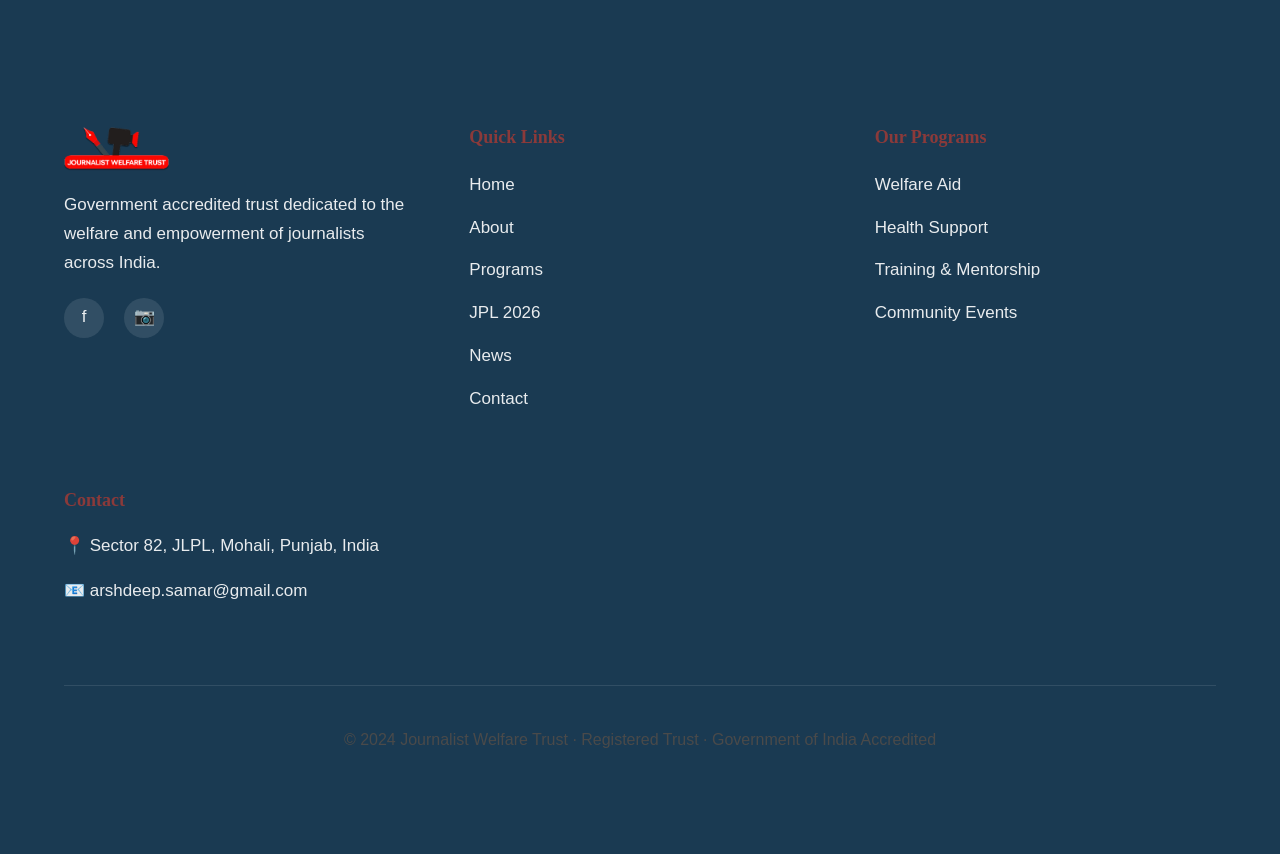
<file: events.html>
<!DOCTYPE html>
<html lang="en">
  <head>
    <meta charset="UTF-8" />
    <meta name="viewport" content="width=device-width, initial-scale=1.0" />
    <meta
      name="description"
      content="Upcoming events from Journalist Welfare Trust."
    />
    <title>Events | Journalist Welfare Trust</title>

    <link rel="icon" type="image/png" sizes="32x32" href="assets/images/favicon-32x32.png" />
    <link rel="icon" type="image/png" sizes="192x192" href="assets/images/favicon-192x192.png" />
    <link rel="apple-touch-icon" href="assets/images/apple-touch-icon.png" />
    <link rel="stylesheet" href="styles.css" />
  </head>
  <body>
    <!-- Header & Navigation -->
    <header>
      <nav>
        <a href="index.html" class="logo" aria-label="Journalist Welfare Trust Home">
          <img src="assets/images/jwt-logo-260x109.png" class="logo-image" alt="Journalist Welfare Trust logo" />
        </a>

        <ul class="nav-links">
          <li><a href="index.html">Home</a></li>
          <li><a href="about.html">About</a></li>
          <li><a href="programs.html">Programs</a></li>
          <li><a href="jpl.html">JPL 2026</a></li>
          <li><a href="news.html">News</a></li>
          <li><a href="events.html">Events</a></li>
          <li><a href="contact.html">Contact</a></li>
        </ul>

        <!-- <div class="nav-controls">
          <div class="text-size-controls">
            <button class="text-size-btn" data-size="small" aria-label="Decrease text size">−A</button>
            <button class="text-size-btn active" data-size="normal" aria-label="Normal text size">A</button>
            <button class="text-size-btn" data-size="large" aria-label="Increase text size">+A</button>
          </div> -->
          <button class="hamburger" aria-label="Toggle menu">
            <span></span>
            <span></span>
            <span></span>
          </button>
        </div> 
        </div> -->
      </nav>
    </header>

    <!-- Hero Section -->
    <section class="hero" style="min-height: 40vh;">
      <div class="container" style="max-width: 1000px; margin: auto; padding: 0 var(--space-6); text-align: center;">
        <h1 style="color: var(--color-primary); margin-bottom: var(--space-4);">Upcoming Events</h1>
        <p class="hero-subtitle">
          Join us for community events, training programs, and professional development opportunities.
        </p>
      </div>
    </section>

    <!-- Events Section -->
    <section class="section" style="background-color: var(--color-surface);">
      <div class="container">
        <div class="grid grid-3">
          <!-- Event 1: JPL 2026 -->
          <div class="event-card">
            <div class="event-card-meta">
              <span class="date-badge">Apr 10 – May 3, 2026</span>
              <span class="category-tag">Tournament</span>
            </div>
            <div class="event-card-content">
              <h3>Journalist Premier League 2026</h3>
              <p class="event-card-excerpt">A multi-state cricket tournament celebrating the journalism community. Tribute to the real heroes behind the headlines — journalists who risk their lives to bring truth.</p>
              <div style="margin-top: auto;">
                <p style="color: var(--color-text-faint); font-size: var(--text-sm); margin-bottom: var(--space-4);">
                  📍 Tau Devi Lal Stadium, Panchkula
                </p>
                <a href="jpl.html" class="btn btn-sm btn-accent">View Details →</a>
              </div>
            </div>
          </div>

          <!-- Event 2: Annual Tribute Function -->
          <div class="event-card">
            <div class="event-card-meta">
              <span class="date-badge">To be announced</span>
              <span class="category-tag">Tribute</span>
            </div>
            <div class="event-card-content">
              <h3>Annual Tribute Function</h3>
              <p class="event-card-excerpt">An annual ceremony honoring the memory of departed journalists and celebrating their contributions. Financial assistance distributed to beneficiary families.</p>
              <div style="margin-top: auto;">
                <p style="color: var(--color-text-faint); font-size: var(--text-sm); margin-bottom: var(--space-4);">
                  📍 Ludhiana, Punjab
                </p>
                <a href="contact.html" class="btn btn-sm btn-secondary">Get Updates →</a>
              </div>
            </div>
          </div>

          <!-- Event 3: Digital Journalism Training -->
          <div class="event-card">
            <div class="event-card-meta">
              <span class="date-badge">To be announced</span>
              <span class="category-tag">Training</span>
            </div>
            <div class="event-card-content">
              <h3>Digital Journalism Workshop</h3>
              <p class="event-card-excerpt">Comprehensive training program covering modern digital tools, multimedia storytelling, social media strategies, and ethical practices for journalists.</p>
              <div style="margin-top: auto;">
                <p style="color: var(--color-text-faint); font-size: var(--text-sm); margin-bottom: var(--space-4);">
                  📍 Mohali/Ludhiana
                </p>
                <a href="contact.html" class="btn btn-sm btn-secondary">Register Interest →</a>
              </div>
            </div>
          </div>

          <!-- Event 4: Safety Training -->
          <div class="event-card">
            <div class="event-card-meta">
              <span class="date-badge">To be announced</span>
              <span class="category-tag">Training</span>
            </div>
            <div class="event-card-content">
              <h3>Journalist Safety Training</h3>
              <p class="event-card-excerpt">Essential training for journalists covering dangerous situations, conflict zones, and high-risk reporting scenarios. Learn protective measures and emergency protocols.</p>
              <div style="margin-top: auto;">
                <p style="color: var(--color-text-faint); font-size: var(--text-sm); margin-bottom: var(--space-4);">
                  📍 Online & In-person
                </p>
                <a href="contact.html" class="btn btn-sm btn-secondary">Register →</a>
              </div>
            </div>
          </div>

          <!-- Event 5: Community Networking -->
          <div class="event-card">
            <div class="event-card-meta">
              <span class="date-badge">Quarterly</span>
              <span class="category-tag">Community</span>
            </div>
            <div class="event-card-content">
              <h3>Journalist Networking Meetup</h3>
              <p class="event-card-excerpt">Regular gatherings for journalists to connect, share experiences, discuss industry challenges, and build professional relationships across regions and media outlets.</p>
              <div style="margin-top: auto;">
                <p style="color: var(--color-text-faint); font-size: var(--text-sm); margin-bottom: var(--space-4);">
                  📍 Various Locations
                </p>
                <a href="contact.html" class="btn btn-sm btn-secondary">Join Us →</a>
              </div>
            </div>
          </div>

          <!-- Event 6: Legal Awareness Workshop -->
          <div class="event-card">
            <div class="event-card-meta">
              <span class="date-badge">To be announced</span>
              <span class="category-tag">Training</span>
            </div>
            <div class="event-card-content">
              <h3>Legal Awareness Workshop</h3>
              <p class="event-card-excerpt">Learn about press freedom laws, defamation protection, right to information, and journalist rights in India with legal experts and experienced journalists.</p>
              <div style="margin-top: auto;">
                <p style="color: var(--color-text-faint); font-size: var(--text-sm); margin-bottom: var(--space-4);">
                  📍 Mohali
                </p>
                <a href="contact.html" class="btn btn-sm btn-secondary">Reserve Spot →</a>
              </div>
            </div>
          </div>
        </div>
      </div>
    </section>

    <!-- Event Categories Section -->
    <section class="section">
      <div class="container">
        <h2 class="mb-12" style="text-align: center;">Types of Events We Organize</h2>

        <div class="grid grid-2">
          <div class="card">
            <h3 class="card-title">🎪 Community Events</h3>
            <p class="card-text">Networking meetups, community gatherings, and social events that bring journalists together to build professional relationships and foster solidarity within the profession.</p>
          </div>
          <div class="card">
            <h3 class="card-title">🎓 Training Programs</h3>
            <p class="card-text">Professional development workshops covering digital skills, fact-checking, legal awareness, safety training, data journalism, and career mentorship.</p>
          </div>
          <div class="card">
            <h3 class="card-title">🏆 Sports Tournaments</h3>
            <p class="card-text">The Journalist Premier League (JPL) is an annual cricket tournament celebrating the journalism community and honoring the courage of journalists.</p>
          </div>
          <div class="card">
            <h3 class="card-title">🙏 Tribute Functions</h3>
            <p class="card-text">Annual ceremonies honoring departed journalists and distributing financial assistance to their families. Celebrating their legacy and contributions.</p>
          </div>
        </div>
      </div>
    </section>

    <!-- Subscribe Section -->
    <section class="section" style="background-color: var(--color-primary); color: var(--color-text-inverse); text-align: center;">
      <div class="container" style="max-width: 800px;">
        <h2 style="color: var(--color-text-inverse); margin-bottom: var(--space-4);">Never Miss an Event</h2>
        <p style="color: rgba(255, 255, 255, 0.9); margin-bottom: var(--space-8); font-size: var(--text-lg);">
          Subscribe to receive notifications about upcoming events, training programs, and community activities.
        </p>
        <form style="display: flex; gap: var(--space-4); flex-wrap: wrap; justify-content: center;">
          <input
            type="email"
            placeholder="Enter your email"
            required
            style="flex: 1; min-width: 200px; padding: var(--space-4); border: none; border-radius: var(--radius-lg); font-family: var(--font-body);"
          />
          <button type="submit" class="btn btn-accent">Subscribe</button>
        </form>
      </div>
    </section>

    <!-- Footer -->
    <footer>
      <div class="container">
        <div class="footer-content">
          <div class="footer-section">
            <div class="logo footer-logo" style="margin-bottom: var(--space-4);">
              <img src="assets/images/jwt-logo-260x109.png" class="logo-image logo-image-footer" alt="Journalist Welfare Trust logo" />
            </div>
            <p>Government accredited trust dedicated to the welfare and empowerment of journalists across India.</p>
            <div class="social-links">
              <a href="https://facebook.com/ArshdeepSinghSamar" target="_blank" rel="noopener noreferrer" aria-label="Facebook">f</a>
              <a href="https://instagram.com" target="_blank" rel="noopener noreferrer" aria-label="Instagram">📷</a>
            </div>
          </div>

          <div class="footer-section">
            <h4>Quick Links</h4>
            <ul>
              <li><a href="index.html">Home</a></li>
              <li><a href="about.html">About</a></li>
              <li><a href="programs.html">Programs</a></li>
              <li><a href="jpl.html">JPL 2026</a></li>
              <li><a href="news.html">News</a></li>
              <li><a href="contact.html">Contact</a></li>
            </ul>
          </div>

          <div class="footer-section">
            <h4>Our Programs</h4>
            <ul>
              <li><a href="programs.html#financial">Welfare Aid</a></li>
              <li><a href="programs.html#health">Health Support</a></li>
              <li><a href="programs.html#training">Training & Mentorship</a></li>
              <li><a href="events.html">Community Events</a></li>
            </ul>
          </div>

          <div class="footer-section">
            <h4>Contact</h4>
            <p>📍 Sector 82, JLPL, Mohali, Punjab, India</p>
            <p>📧 <a href="mailto:arshdeep.samar@gmail.com">arshdeep.samar@gmail.com</a></p>
          </div>
        </div>

        <div class="footer-bottom">
          <p>© 2024 Journalist Welfare Trust · Registered Trust · Government of India Accredited</p>
        </div>
      </div>
    </footer>

    <script src="script.js"></script>
  </body>
</html>
</file>
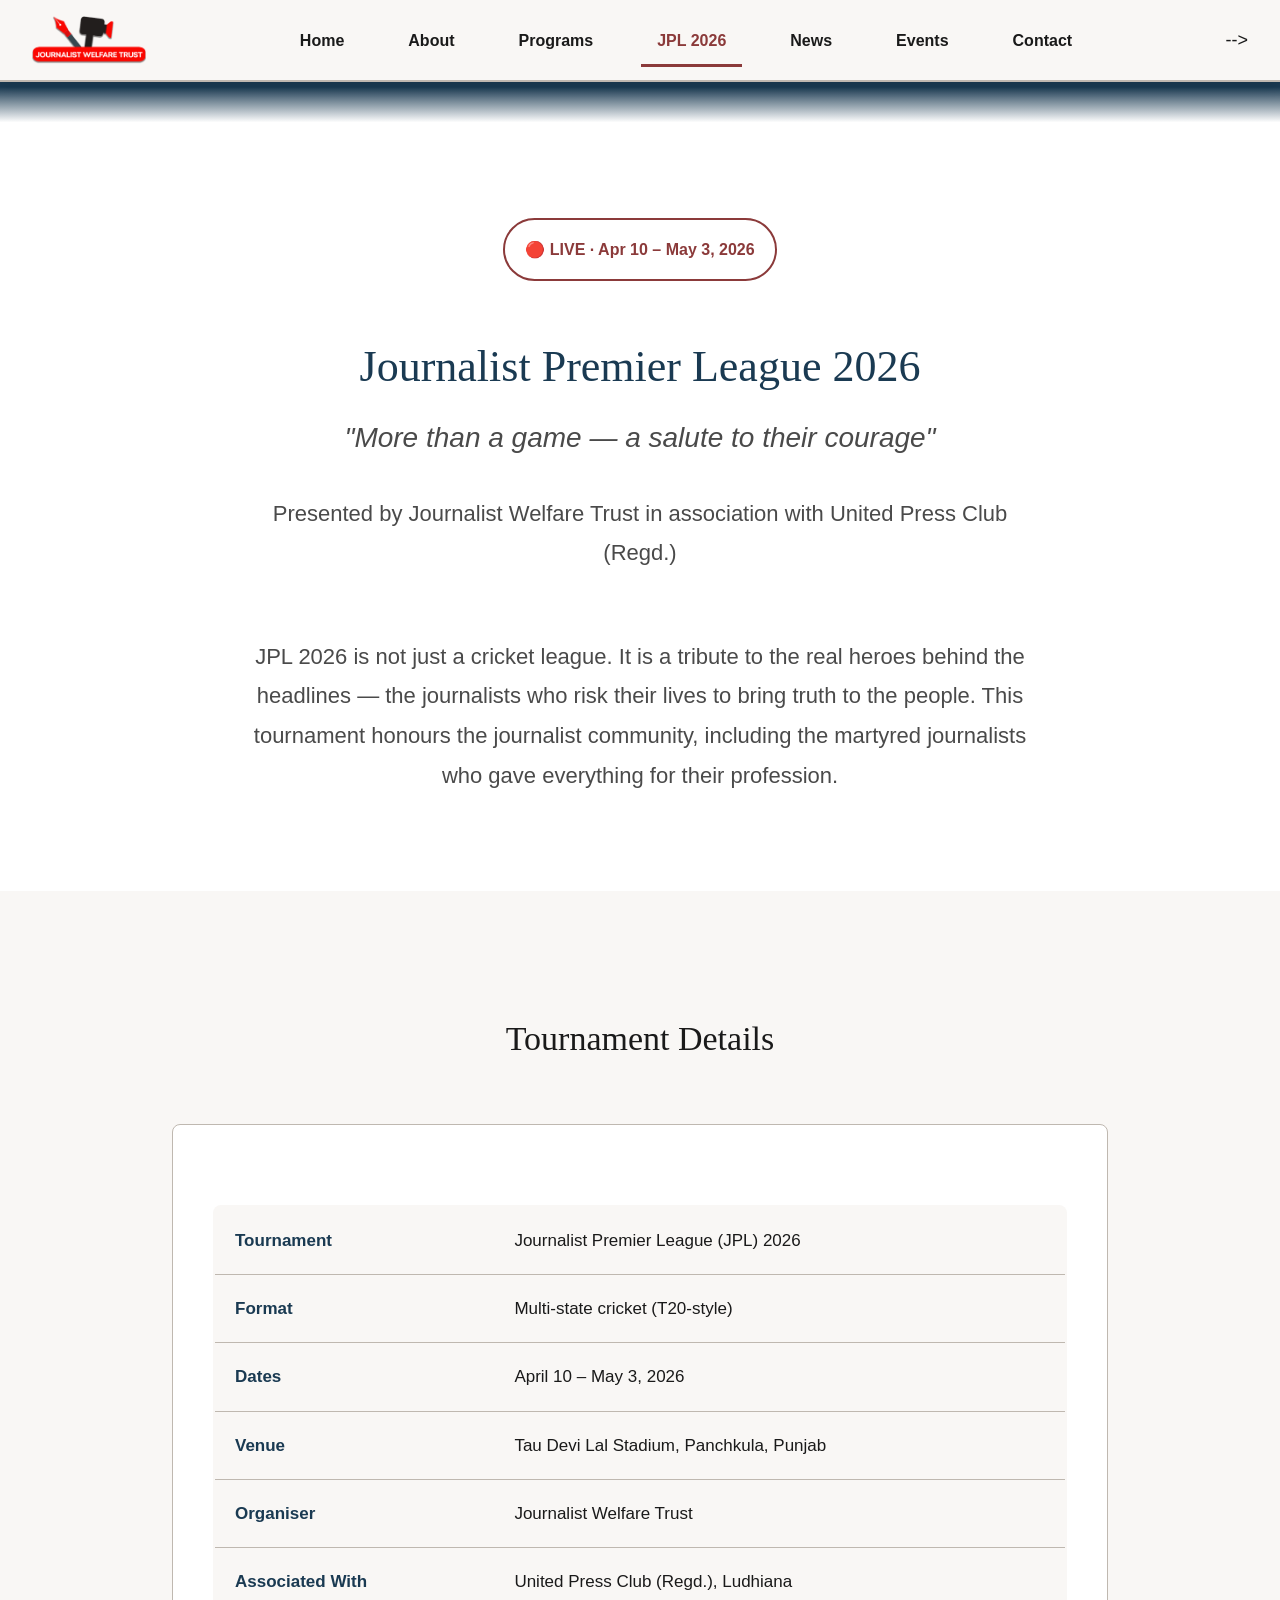
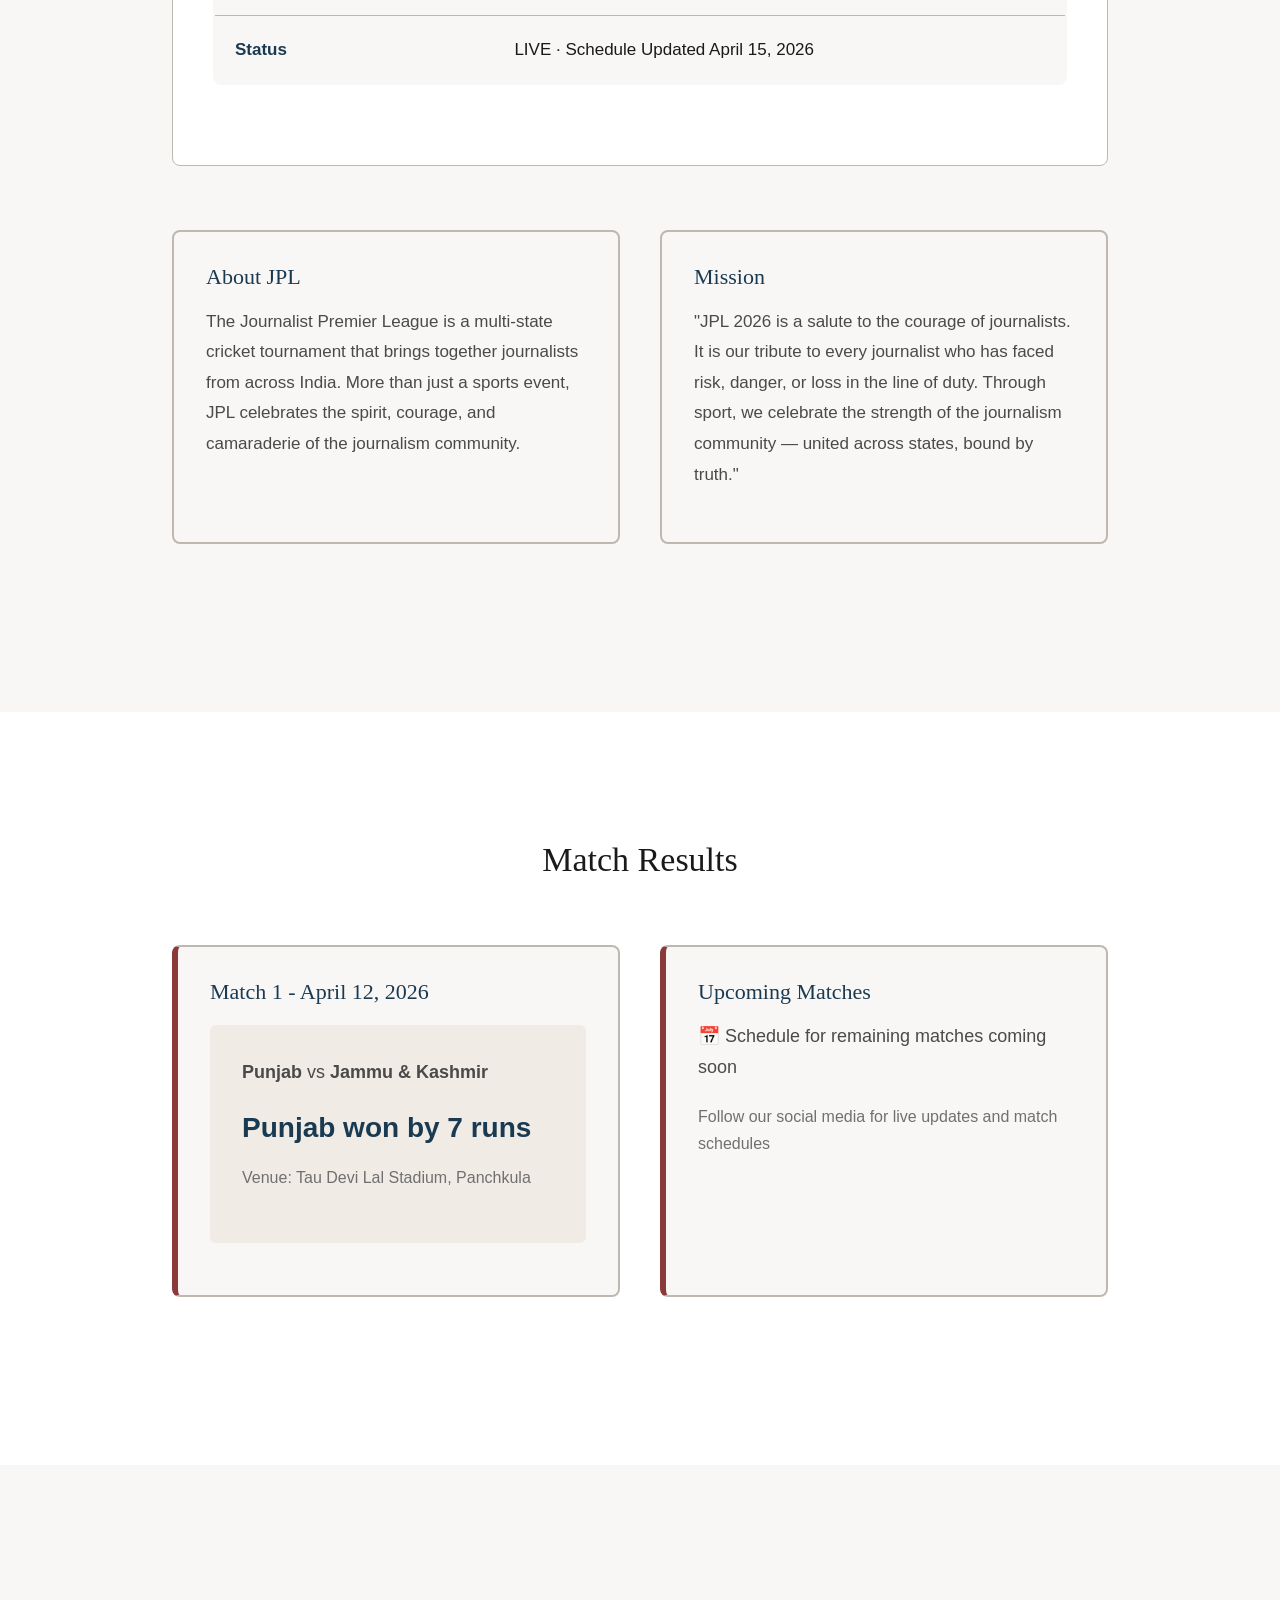
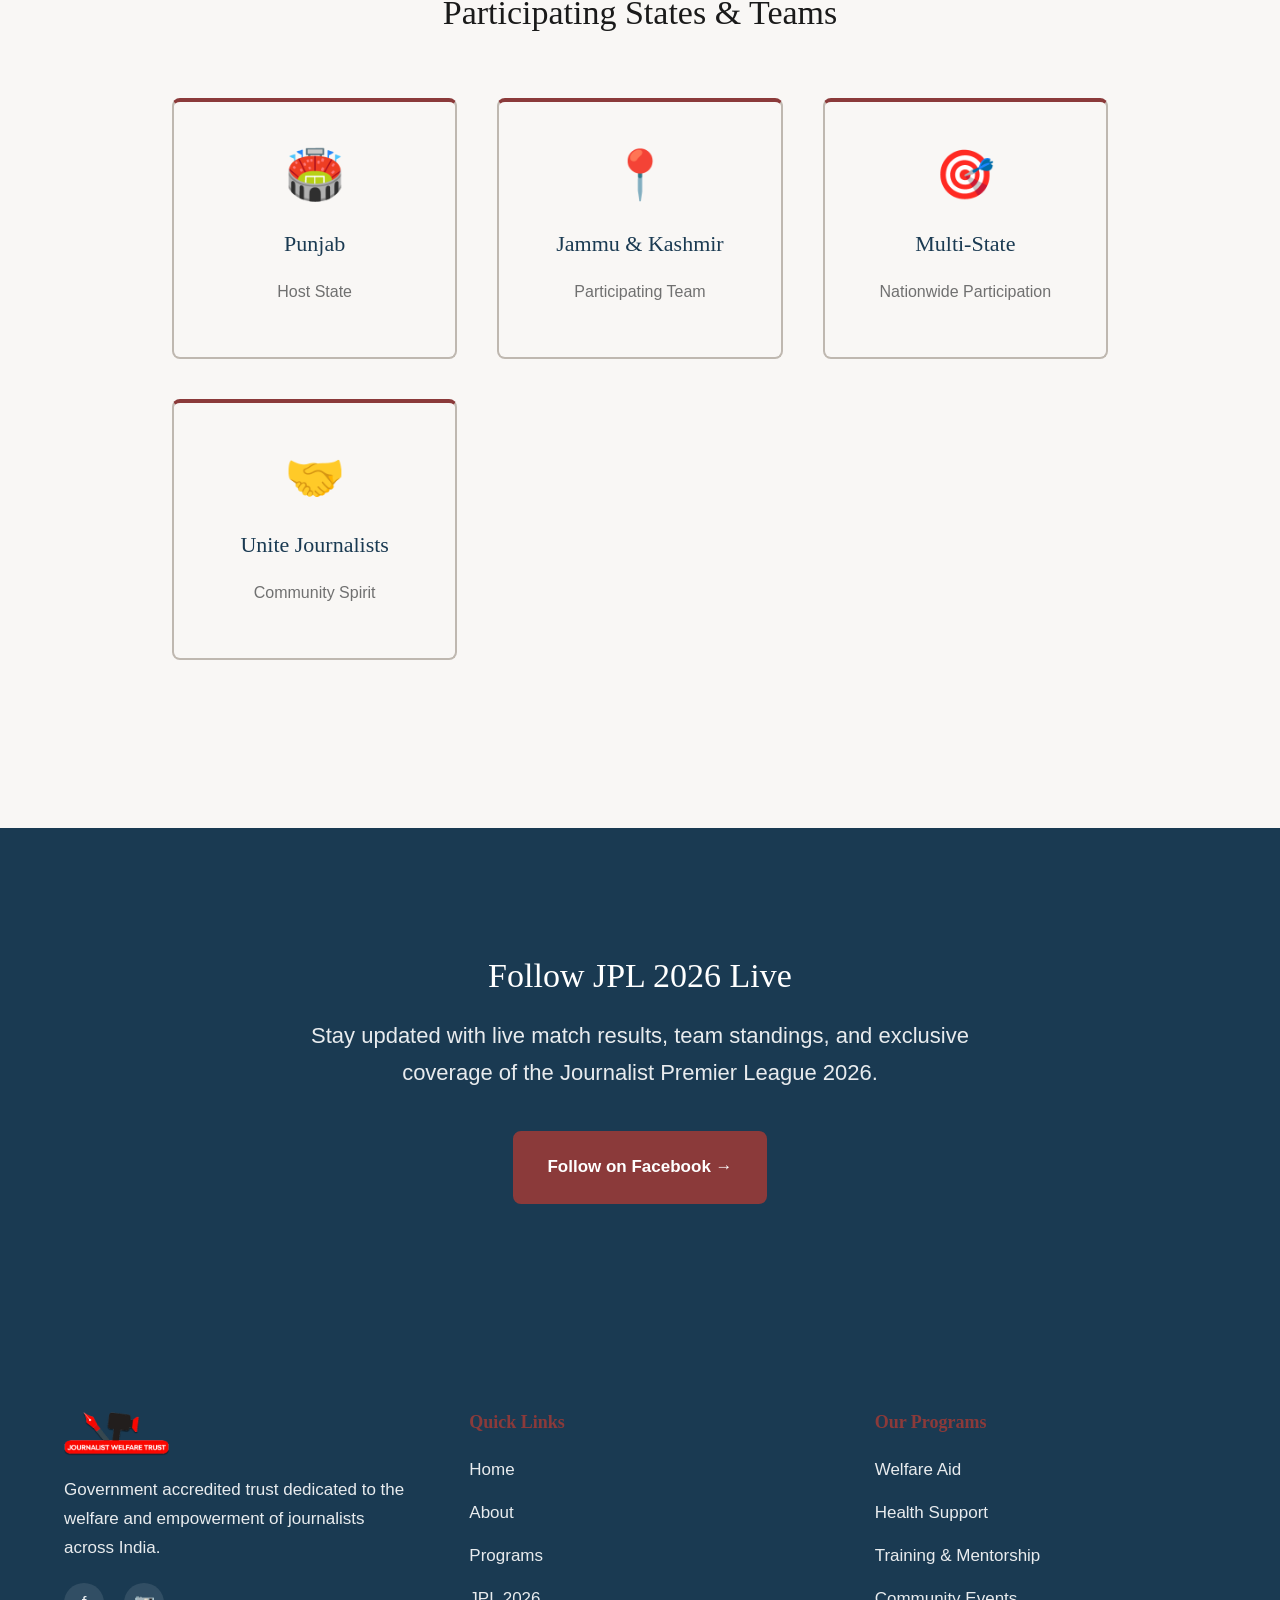
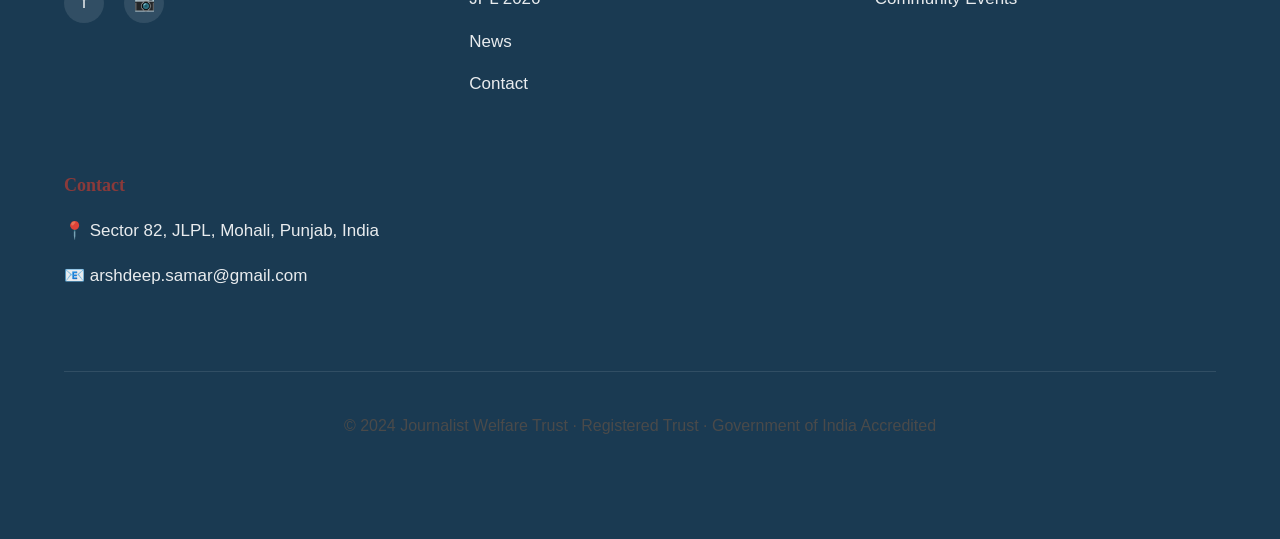
<file: jpl.html>
<!DOCTYPE html>
<html lang="en">
  <head>
    <meta charset="UTF-8" />
    <meta name="viewport" content="width=device-width, initial-scale=1.0" />
    <meta
      name="description"
      content="Journalist Premier League 2026 - A tribute to the courage of journalists."
    />
    <title>JPL 2026 | Journalist Welfare Trust</title>

    <link rel="icon" type="image/png" sizes="32x32" href="assets/images/favicon-32x32.png" />
    <link rel="icon" type="image/png" sizes="192x192" href="assets/images/favicon-192x192.png" />
    <link rel="apple-touch-icon" href="assets/images/apple-touch-icon.png" />
    <link rel="stylesheet" href="styles.css" />
  </head>
  <body>
    <!-- Header & Navigation -->
    <header>
      <nav>
        <a href="index.html" class="logo" aria-label="Journalist Welfare Trust Home">
          <img src="assets/images/jwt-logo-260x109.png" class="logo-image" alt="Journalist Welfare Trust logo" />
        </a>

        <ul class="nav-links">
          <li><a href="index.html">Home</a></li>
          <li><a href="about.html">About</a></li>
          <li><a href="programs.html">Programs</a></li>
          <li><a href="jpl.html">JPL 2026</a></li>
          <li><a href="news.html">News</a></li>
          <li><a href="events.html">Events</a></li>
          <li><a href="contact.html">Contact</a></li>
        </ul>

        <!-- <div class="nav-controls">
          <div class="text-size-controls">
            <button class="text-size-btn" data-size="small" aria-label="Decrease text size">−A</button>
            <button class="text-size-btn active" data-size="normal" aria-label="Normal text size">A</button>
            <button class="text-size-btn" data-size="large" aria-label="Increase text size">+A</button>
          </div> -->
          <button class="hamburger" aria-label="Toggle menu">
            <span></span>
            <span></span>
            <span></span>
          </button>
        </div> 
        </div> -->
      </nav>
    </header>

    <!-- Hero Section with Saffron Top Bar -->
    <section class="hero" style="background: linear-gradient(to bottom, var(--color-primary) 5px, var(--color-bg) 5%);">
      <div class="container" style="max-width: 1200px; margin: auto; padding: 0 var(--space-6);">
        <div style="text-align: center; padding-top: var(--space-8);">
          <span class="hero-eyebrow" style="background-color: var(--color-accent-highlight); color: var(--color-accent);">
            🔴 LIVE · Apr 10 – May 3, 2026
          </span>
          <h1 style="color: var(--color-primary); margin: var(--space-8) 0 var(--space-4);">
            Journalist Premier League 2026
          </h1>
          <p style="color: var(--color-text-muted); font-size: var(--text-xl); font-style: italic; margin-bottom: var(--space-6);">
            "More than a game — a salute to their courage"
          </p>
          <p style="color: var(--color-text-muted); font-size: var(--text-lg); line-height: 1.8; max-width: 800px; margin: 0 auto var(--space-12);">
            Presented by Journalist Welfare Trust in association with United Press Club (Regd.)
          </p>
          <p style="color: var(--color-text-muted); font-size: var(--text-lg); line-height: 1.8; max-width: 800px; margin: 0 auto;">
            JPL 2026 is not just a cricket league. It is a tribute to the real heroes behind the headlines — the journalists who risk their lives to bring truth to the people. This tournament honours the journalist community, including the martyred journalists who gave everything for their profession.
          </p>
        </div>
      </div>
    </section>

    <!-- Tournament Details Section -->
    <section class="section" style="background-color: var(--color-surface);">
      <div class="container" style="max-width: 1000px;">
        <h2 class="mb-12" style="text-align: center;">Tournament Details</h2>

        <div style="background-color: var(--color-bg); padding: var(--space-8); border-radius: var(--radius-lg); border: 1px solid var(--color-border); margin-bottom: var(--space-12);">
          <div class="table-responsive">
            <table>
              <tbody>
                <tr>
                  <td style="font-weight: 600; color: var(--color-primary);">Tournament</td>
                  <td>Journalist Premier League (JPL) 2026</td>
                </tr>
                <tr>
                  <td style="font-weight: 600; color: var(--color-primary);">Format</td>
                  <td>Multi-state cricket (T20-style)</td>
                </tr>
                <tr>
                  <td style="font-weight: 600; color: var(--color-primary);">Dates</td>
                  <td>April 10 – May 3, 2026</td>
                </tr>
                <tr>
                  <td style="font-weight: 600; color: var(--color-primary);">Venue</td>
                  <td>Tau Devi Lal Stadium, Panchkula, Punjab</td>
                </tr>
                <tr>
                  <td style="font-weight: 600; color: var(--color-primary);">Organiser</td>
                  <td>Journalist Welfare Trust</td>
                </tr>
                <tr>
                  <td style="font-weight: 600; color: var(--color-primary);">Associated With</td>
                  <td>United Press Club (Regd.), Ludhiana</td>
                </tr>
                <tr>
                  <td style="font-weight: 600; color: var(--color-primary);">Status</td>
                  <td>LIVE · Schedule Updated April 15, 2026</td>
                </tr>
              </tbody>
            </table>
          </div>
        </div>

        <div class="grid grid-2">
          <div class="card">
            <h3 class="card-title">About JPL</h3>
            <p class="card-text">
              The Journalist Premier League is a multi-state cricket tournament that brings together journalists from across India. More than just a sports event, JPL celebrates the spirit, courage, and camaraderie of the journalism community.
            </p>
          </div>
          <div class="card">
            <h3 class="card-title">Mission</h3>
            <p class="card-text">
              "JPL 2026 is a salute to the courage of journalists. It is our tribute to every journalist who has faced risk, danger, or loss in the line of duty. Through sport, we celebrate the strength of the journalism community — united across states, bound by truth."
            </p>
          </div>
        </div>
      </div>
    </section>

    <!-- Match Results Section -->
    <section class="section">
      <div class="container" style="max-width: 1000px;">
        <h2 class="mb-12" style="text-align: center;">Match Results</h2>

        <div class="grid grid-2">
          <div class="card" style="border-left: 6px solid var(--color-accent);">
            <h3 class="card-title">Match 1 - April 12, 2026</h3>
            <div style="background-color: var(--color-surface-2); padding: var(--space-6); border-radius: var(--radius-md); margin: var(--space-4) 0;">
              <p style="color: var(--color-text-muted); margin-bottom: var(--space-3);">
                <strong>Punjab</strong> vs <strong>Jammu & Kashmir</strong>
              </p>
              <p style="font-size: var(--text-xl); font-weight: 600; color: var(--color-primary); margin-bottom: var(--space-2);">
                Punjab won by 7 runs
              </p>
              <p style="color: var(--color-text-faint); font-size: var(--text-sm);">
                Venue: Tau Devi Lal Stadium, Panchkula
              </p>
            </div>
          </div>

          <div class="card" style="border-left: 6px solid var(--color-accent);">
            <h3 class="card-title">Upcoming Matches</h3>
            <div style="color: var(--color-text-muted);">
              <p style="margin-bottom: var(--space-4);">
                📅 Schedule for remaining matches coming soon
              </p>
              <p style="font-size: var(--text-sm); color: var(--color-text-faint);">
                Follow our social media for live updates and match schedules
              </p>
            </div>
          </div>
        </div>
      </div>
    </section>

    <!-- Participating Teams Section -->
    <section class="section" style="background-color: var(--color-surface);">
      <div class="container" style="max-width: 1000px;">
        <h2 class="mb-12" style="text-align: center;">Participating States & Teams</h2>

        <div class="grid grid-4">
          <div class="card" style="text-align: center; border-top: 4px solid var(--color-accent);">
            <div style="font-size: 48px; margin-bottom: var(--space-3);">🏟️</div>
            <h4 style="color: var(--color-primary);">Punjab</h4>
            <p style="color: var(--color-text-faint); font-size: var(--text-sm);">Host State</p>
          </div>
          <div class="card" style="text-align: center; border-top: 4px solid var(--color-accent);">
            <div style="font-size: 48px; margin-bottom: var(--space-3);">📍</div>
            <h4 style="color: var(--color-primary);">Jammu & Kashmir</h4>
            <p style="color: var(--color-text-faint); font-size: var(--text-sm);">Participating Team</p>
          </div>
          <div class="card" style="text-align: center; border-top: 4px solid var(--color-accent);">
            <div style="font-size: 48px; margin-bottom: var(--space-3);">🎯</div>
            <h4 style="color: var(--color-primary);">Multi-State</h4>
            <p style="color: var(--color-text-faint); font-size: var(--text-sm);">Nationwide Participation</p>
          </div>
          <div class="card" style="text-align: center; border-top: 4px solid var(--color-accent);">
            <div style="font-size: 48px; margin-bottom: var(--space-3);">🤝</div>
            <h4 style="color: var(--color-primary);">Unite Journalists</h4>
            <p style="color: var(--color-text-faint); font-size: var(--text-sm);">Community Spirit</p>
          </div>
        </div>
      </div>
    </section>

    <!-- Call to Action Section -->
    <section class="section" style="background-color: var(--color-primary); color: var(--color-text-inverse); text-align: center;">
      <div class="container" style="max-width: 800px;">
        <h2 style="color: var(--color-text-inverse); margin-bottom: var(--space-4);">Follow JPL 2026 Live</h2>
        <p style="color: rgba(255, 255, 255, 0.9); margin-bottom: var(--space-8); font-size: var(--text-lg);">
          Stay updated with live match results, team standings, and exclusive coverage of the Journalist Premier League 2026.
        </p>
        <a href="https://facebook.com/Thejournalistpremierleague" target="_blank" rel="noopener noreferrer" class="btn btn-accent">Follow on Facebook →</a>
      </div>
    </section>

    <!-- Footer -->
    <footer>
      <div class="container">
        <div class="footer-content">
          <div class="footer-section">
            <div class="logo footer-logo" style="margin-bottom: var(--space-4);">
              <img src="assets/images/jwt-logo-260x109.png" class="logo-image logo-image-footer" alt="Journalist Welfare Trust logo" />
            </div>
            <p>Government accredited trust dedicated to the welfare and empowerment of journalists across India.</p>
            <div class="social-links">
              <a href="https://facebook.com/ArshdeepSinghSamar" target="_blank" rel="noopener noreferrer" aria-label="Facebook">f</a>
              <a href="https://instagram.com" target="_blank" rel="noopener noreferrer" aria-label="Instagram">📷</a>
            </div>
          </div>

          <div class="footer-section">
            <h4>Quick Links</h4>
            <ul>
              <li><a href="index.html">Home</a></li>
              <li><a href="about.html">About</a></li>
              <li><a href="programs.html">Programs</a></li>
              <li><a href="jpl.html">JPL 2026</a></li>
              <li><a href="news.html">News</a></li>
              <li><a href="contact.html">Contact</a></li>
            </ul>
          </div>

          <div class="footer-section">
            <h4>Our Programs</h4>
            <ul>
              <li><a href="programs.html#financial">Welfare Aid</a></li>
              <li><a href="programs.html#health">Health Support</a></li>
              <li><a href="programs.html#training">Training & Mentorship</a></li>
              <li><a href="events.html">Community Events</a></li>
            </ul>
          </div>

          <div class="footer-section">
            <h4>Contact</h4>
            <p>📍 Sector 82, JLPL, Mohali, Punjab, India</p>
            <p>📧 <a href="mailto:arshdeep.samar@gmail.com">arshdeep.samar@gmail.com</a></p>
          </div>
        </div>

        <div class="footer-bottom">
          <p>© 2024 Journalist Welfare Trust · Registered Trust · Government of India Accredited</p>
        </div>
      </div>
    </footer>

    <script src="script.js"></script>
  </body>
</html>
</file>
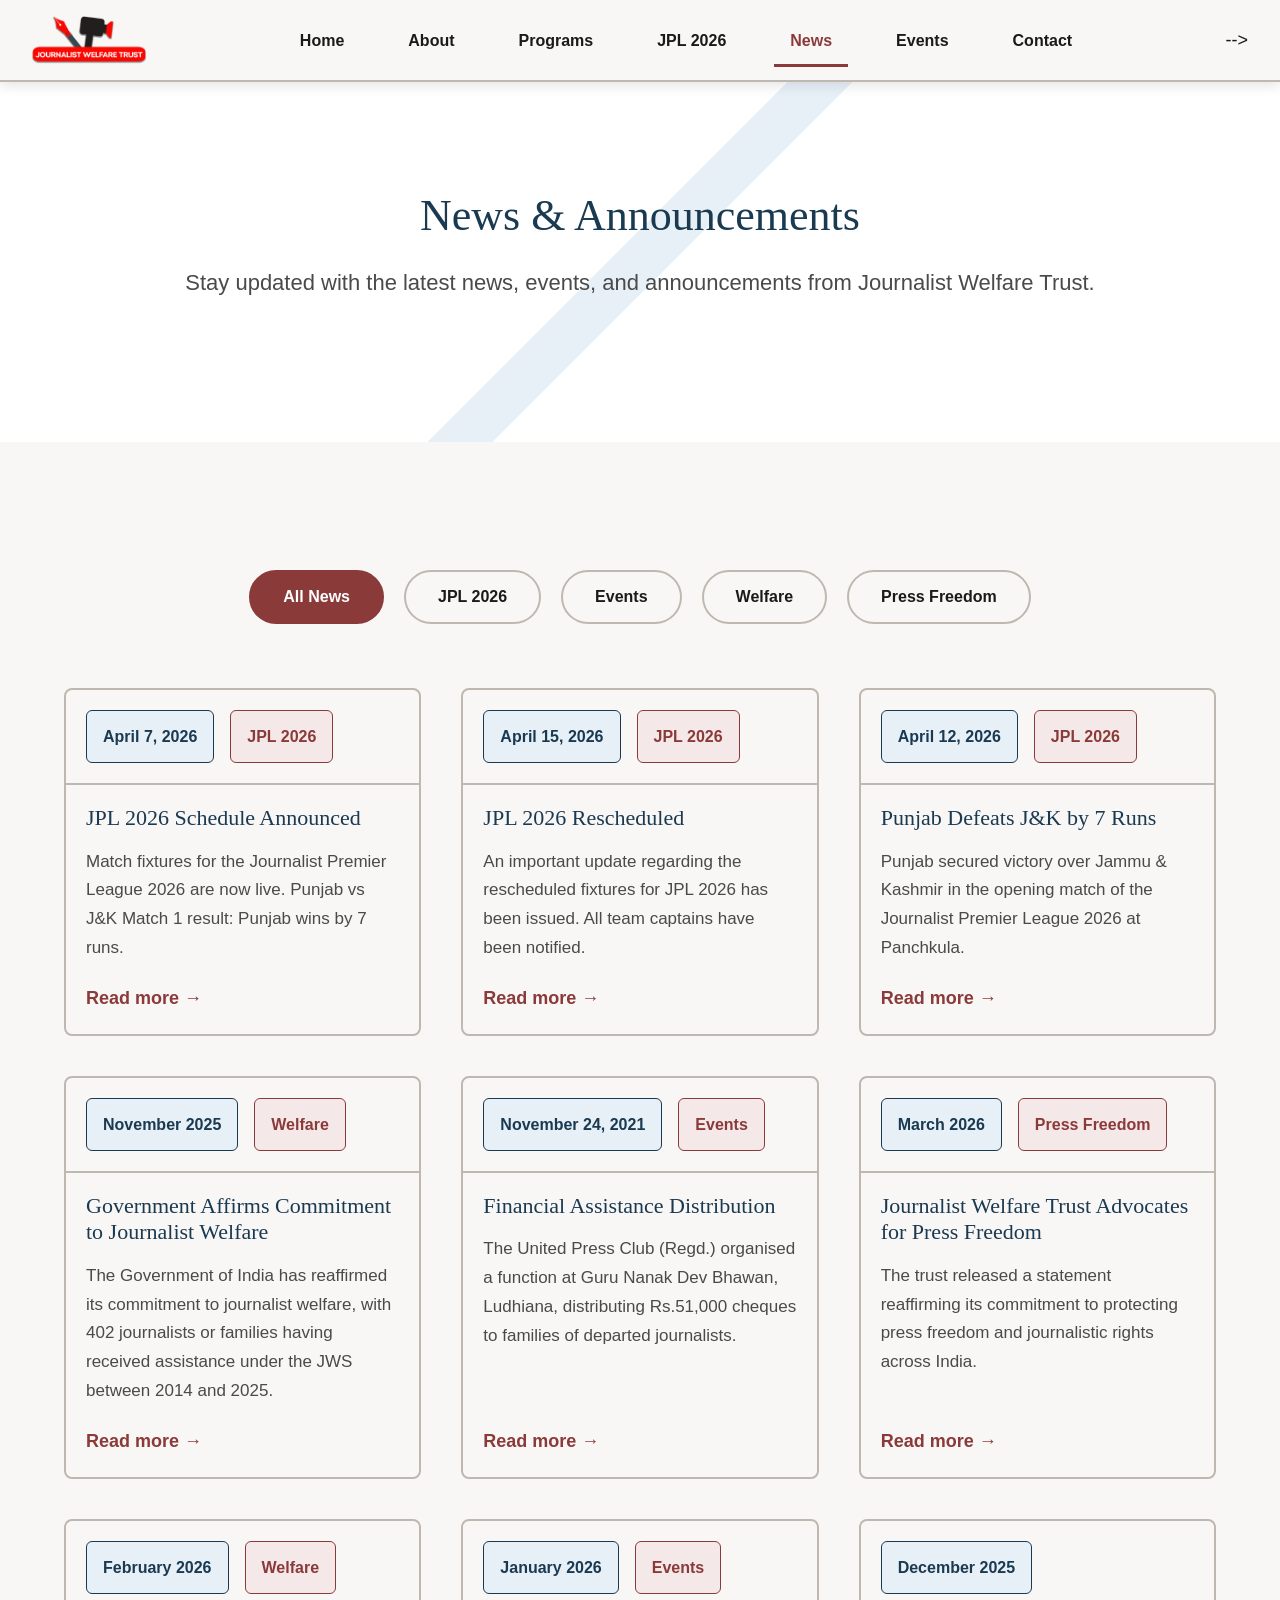
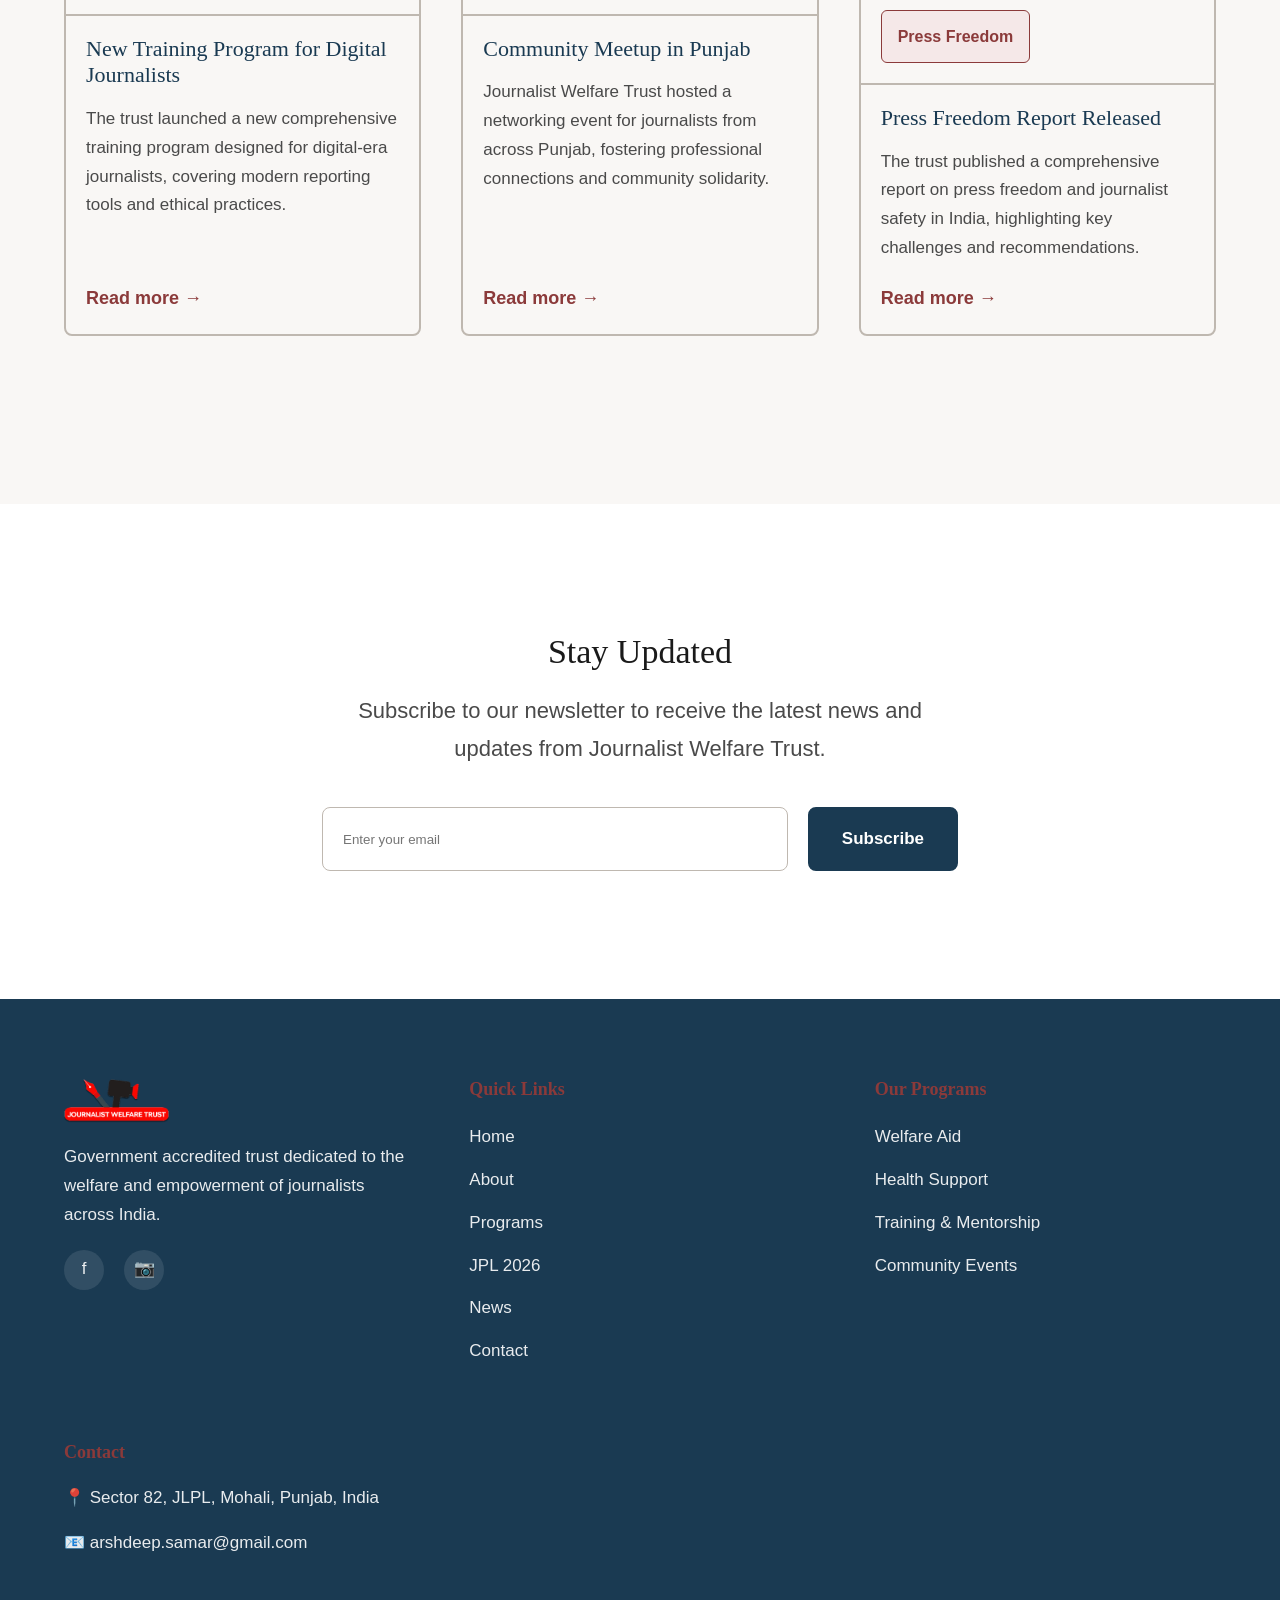
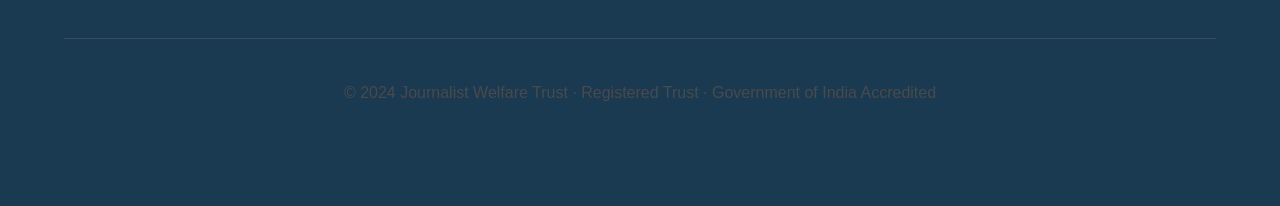
<file: news.html>
<!DOCTYPE html>
<html lang="en">
  <head>
    <meta charset="UTF-8" />
    <meta name="viewport" content="width=device-width, initial-scale=1.0" />
    <meta
      name="description"
      content="Latest news and updates from Journalist Welfare Trust."
    />
    <title>News & Announcements | Journalist Welfare Trust</title>

    <link rel="icon" type="image/png" sizes="32x32" href="assets/images/favicon-32x32.png" />
    <link rel="icon" type="image/png" sizes="192x192" href="assets/images/favicon-192x192.png" />
    <link rel="apple-touch-icon" href="assets/images/apple-touch-icon.png" />
    <link rel="stylesheet" href="styles.css" />
    <style>
      .filter-tabs {
        display: flex;
        gap: var(--space-4);
        justify-content: center;
        flex-wrap: wrap;
        margin-bottom: var(--space-12);
      }

      .filter-tab {
        padding: var(--space-3) var(--space-6);
        background-color: var(--color-surface);
        color: var(--color-text);
        border: 2px solid var(--color-border);
        border-radius: var(--radius-full);
        cursor: pointer;
        transition: all 0.2s;
        font-size: var(--text-sm);
        font-weight: 600;
      }

      .filter-tab:hover {
        border-color: var(--color-accent);
        color: var(--color-accent);
      }

      .filter-tab.active {
        background-color: var(--color-accent);
        color: white;
        border-color: var(--color-accent);
      }
    </style>
  </head>
  <body>
    <!-- Header & Navigation -->
    <header>
      <nav>
        <a href="index.html" class="logo" aria-label="Journalist Welfare Trust Home">
          <img src="assets/images/jwt-logo-260x109.png" class="logo-image" alt="Journalist Welfare Trust logo" />
        </a>

        <ul class="nav-links">
          <li><a href="index.html">Home</a></li>
          <li><a href="about.html">About</a></li>
          <li><a href="programs.html">Programs</a></li>
          <li><a href="jpl.html">JPL 2026</a></li>
          <li><a href="news.html">News</a></li>
          <li><a href="events.html">Events</a></li>
          <li><a href="contact.html">Contact</a></li>
        </ul>

        <!-- <div class="nav-controls">
          <div class="text-size-controls">
            <button class="text-size-btn" data-size="small" aria-label="Decrease text size">−A</button>
            <button class="text-size-btn active" data-size="normal" aria-label="Normal text size">A</button>
            <button class="text-size-btn" data-size="large" aria-label="Increase text size">+A</button>
          </div> -->
          <button class="hamburger" aria-label="Toggle menu">
            <span></span>
            <span></span>
            <span></span>
          </button>
        </div> 
        </div> -->
      </nav>
    </header>

    <!-- Hero Section -->
    <section class="hero" style="min-height: 40vh;">
      <div class="container" style="max-width: 1000px; margin: auto; padding: 0 var(--space-6); text-align: center;">
        <h1 style="color: var(--color-primary); margin-bottom: var(--space-4);">News & Announcements</h1>
        <p class="hero-subtitle">
          Stay updated with the latest news, events, and announcements from Journalist Welfare Trust.
        </p>
      </div>
    </section>

    <!-- News Section -->
    <section class="section" style="background-color: var(--color-surface);">
      <div class="container">
        <!-- Filter Tabs -->
        <div class="filter-tabs">
          <button class="filter-tab active" data-filter="all">All News</button>
          <button class="filter-tab" data-filter="jpl">JPL 2026</button>
          <button class="filter-tab" data-filter="events">Events</button>
          <button class="filter-tab" data-filter="welfare">Welfare</button>
          <button class="filter-tab" data-filter="press">Press Freedom</button>
        </div>

        <!-- News Grid -->
        <div class="grid grid-3">
          <!-- News Item 1 -->
          <div class="news-card" data-category="jpl" style="opacity: 1; transition: opacity 0.3s;">
            <div class="news-card-meta">
              <span class="date-badge">April 7, 2026</span>
              <span class="category-tag">JPL 2026</span>
            </div>
            <div class="news-card-content">
              <h3>JPL 2026 Schedule Announced</h3>
              <p class="news-card-excerpt">Match fixtures for the Journalist Premier League 2026 are now live. Punjab vs J&K Match 1 result: Punjab wins by 7 runs.</p>
              <a href="#" class="read-more">Read more →</a>
            </div>
          </div>

          <!-- News Item 2 -->
          <div class="news-card" data-category="jpl" style="opacity: 1; transition: opacity 0.3s;">
            <div class="news-card-meta">
              <span class="date-badge">April 15, 2026</span>
              <span class="category-tag">JPL 2026</span>
            </div>
            <div class="news-card-content">
              <h3>JPL 2026 Rescheduled</h3>
              <p class="news-card-excerpt">An important update regarding the rescheduled fixtures for JPL 2026 has been issued. All team captains have been notified.</p>
              <a href="#" class="read-more">Read more →</a>
            </div>
          </div>

          <!-- News Item 3 -->
          <div class="news-card" data-category="jpl" style="opacity: 1; transition: opacity 0.3s;">
            <div class="news-card-meta">
              <span class="date-badge">April 12, 2026</span>
              <span class="category-tag">JPL 2026</span>
            </div>
            <div class="news-card-content">
              <h3>Punjab Defeats J&K by 7 Runs</h3>
              <p class="news-card-excerpt">Punjab secured victory over Jammu & Kashmir in the opening match of the Journalist Premier League 2026 at Panchkula.</p>
              <a href="#" class="read-more">Read more →</a>
            </div>
          </div>

          <!-- News Item 4 -->
          <div class="news-card" data-category="welfare" style="opacity: 1; transition: opacity 0.3s;">
            <div class="news-card-meta">
              <span class="date-badge">November 2025</span>
              <span class="category-tag">Welfare</span>
            </div>
            <div class="news-card-content">
              <h3>Government Affirms Commitment to Journalist Welfare</h3>
              <p class="news-card-excerpt">The Government of India has reaffirmed its commitment to journalist welfare, with 402 journalists or families having received assistance under the JWS between 2014 and 2025.</p>
              <a href="#" class="read-more">Read more →</a>
            </div>
          </div>

          <!-- News Item 5 -->
          <div class="news-card" data-category="events" style="opacity: 1; transition: opacity 0.3s;">
            <div class="news-card-meta">
              <span class="date-badge">November 24, 2021</span>
              <span class="category-tag">Events</span>
            </div>
            <div class="news-card-content">
              <h3>Financial Assistance Distribution</h3>
              <p class="news-card-excerpt">The United Press Club (Regd.) organised a function at Guru Nanak Dev Bhawan, Ludhiana, distributing Rs.51,000 cheques to families of departed journalists.</p>
              <a href="#" class="read-more">Read more →</a>
            </div>
          </div>

          <!-- News Item 6 -->
          <div class="news-card" data-category="press" style="opacity: 1; transition: opacity 0.3s;">
            <div class="news-card-meta">
              <span class="date-badge">March 2026</span>
              <span class="category-tag">Press Freedom</span>
            </div>
            <div class="news-card-content">
              <h3>Journalist Welfare Trust Advocates for Press Freedom</h3>
              <p class="news-card-excerpt">The trust released a statement reaffirming its commitment to protecting press freedom and journalistic rights across India.</p>
              <a href="#" class="read-more">Read more →</a>
            </div>
          </div>

          <!-- News Item 7 -->
          <div class="news-card" data-category="welfare" style="opacity: 1; transition: opacity 0.3s;">
            <div class="news-card-meta">
              <span class="date-badge">February 2026</span>
              <span class="category-tag">Welfare</span>
            </div>
            <div class="news-card-content">
              <h3>New Training Program for Digital Journalists</h3>
              <p class="news-card-excerpt">The trust launched a new comprehensive training program designed for digital-era journalists, covering modern reporting tools and ethical practices.</p>
              <a href="#" class="read-more">Read more →</a>
            </div>
          </div>

          <!-- News Item 8 -->
          <div class="news-card" data-category="events" style="opacity: 1; transition: opacity 0.3s;">
            <div class="news-card-meta">
              <span class="date-badge">January 2026</span>
              <span class="category-tag">Events</span>
            </div>
            <div class="news-card-content">
              <h3>Community Meetup in Punjab</h3>
              <p class="news-card-excerpt">Journalist Welfare Trust hosted a networking event for journalists from across Punjab, fostering professional connections and community solidarity.</p>
              <a href="#" class="read-more">Read more →</a>
            </div>
          </div>

          <!-- News Item 9 -->
          <div class="news-card" data-category="press" style="opacity: 1; transition: opacity 0.3s;">
            <div class="news-card-meta">
              <span class="date-badge">December 2025</span>
              <span class="category-tag">Press Freedom</span>
            </div>
            <div class="news-card-content">
              <h3>Press Freedom Report Released</h3>
              <p class="news-card-excerpt">The trust published a comprehensive report on press freedom and journalist safety in India, highlighting key challenges and recommendations.</p>
              <a href="#" class="read-more">Read more →</a>
            </div>
          </div>
        </div>
      </div>
    </section>

    <!-- Newsletter Section -->
    <section class="section">
      <div class="container" style="max-width: 700px; text-align: center;">
        <h2 style="margin-bottom: var(--space-4);">Stay Updated</h2>
        <p style="color: var(--color-text-muted); margin-bottom: var(--space-8); font-size: var(--text-lg);">
          Subscribe to our newsletter to receive the latest news and updates from Journalist Welfare Trust.
        </p>
        <form style="display: flex; gap: var(--space-4); flex-wrap: wrap; justify-content: center;">
          <input
            type="email"
            placeholder="Enter your email"
            required
            style="flex: 1; min-width: 200px; padding: var(--space-4); border: 1px solid var(--color-border); border-radius: var(--radius-lg); font-family: var(--font-body);"
          />
          <button type="submit" class="btn btn-primary">Subscribe</button>
        </form>
      </div>
    </section>

    <!-- Footer -->
    <footer>
      <div class="container">
        <div class="footer-content">
          <div class="footer-section">
            <div class="logo footer-logo" style="margin-bottom: var(--space-4);">
              <img src="assets/images/jwt-logo-260x109.png" class="logo-image logo-image-footer" alt="Journalist Welfare Trust logo" />
            </div>
            <p>Government accredited trust dedicated to the welfare and empowerment of journalists across India.</p>
            <div class="social-links">
              <a href="https://facebook.com/ArshdeepSinghSamar" target="_blank" rel="noopener noreferrer" aria-label="Facebook">f</a>
              <a href="https://instagram.com" target="_blank" rel="noopener noreferrer" aria-label="Instagram">📷</a>
            </div>
          </div>

          <div class="footer-section">
            <h4>Quick Links</h4>
            <ul>
              <li><a href="index.html">Home</a></li>
              <li><a href="about.html">About</a></li>
              <li><a href="programs.html">Programs</a></li>
              <li><a href="jpl.html">JPL 2026</a></li>
              <li><a href="news.html">News</a></li>
              <li><a href="contact.html">Contact</a></li>
            </ul>
          </div>

          <div class="footer-section">
            <h4>Our Programs</h4>
            <ul>
              <li><a href="programs.html#financial">Welfare Aid</a></li>
              <li><a href="programs.html#health">Health Support</a></li>
              <li><a href="programs.html#training">Training & Mentorship</a></li>
              <li><a href="events.html">Community Events</a></li>
            </ul>
          </div>

          <div class="footer-section">
            <h4>Contact</h4>
            <p>📍 Sector 82, JLPL, Mohali, Punjab, India</p>
            <p>📧 <a href="mailto:arshdeep.samar@gmail.com">arshdeep.samar@gmail.com</a></p>
          </div>
        </div>

        <div class="footer-bottom">
          <p>© 2024 Journalist Welfare Trust · Registered Trust · Government of India Accredited</p>
        </div>
      </div>
    </footer>

    <script src="script.js"></script>
  </body>
</html>
</file>
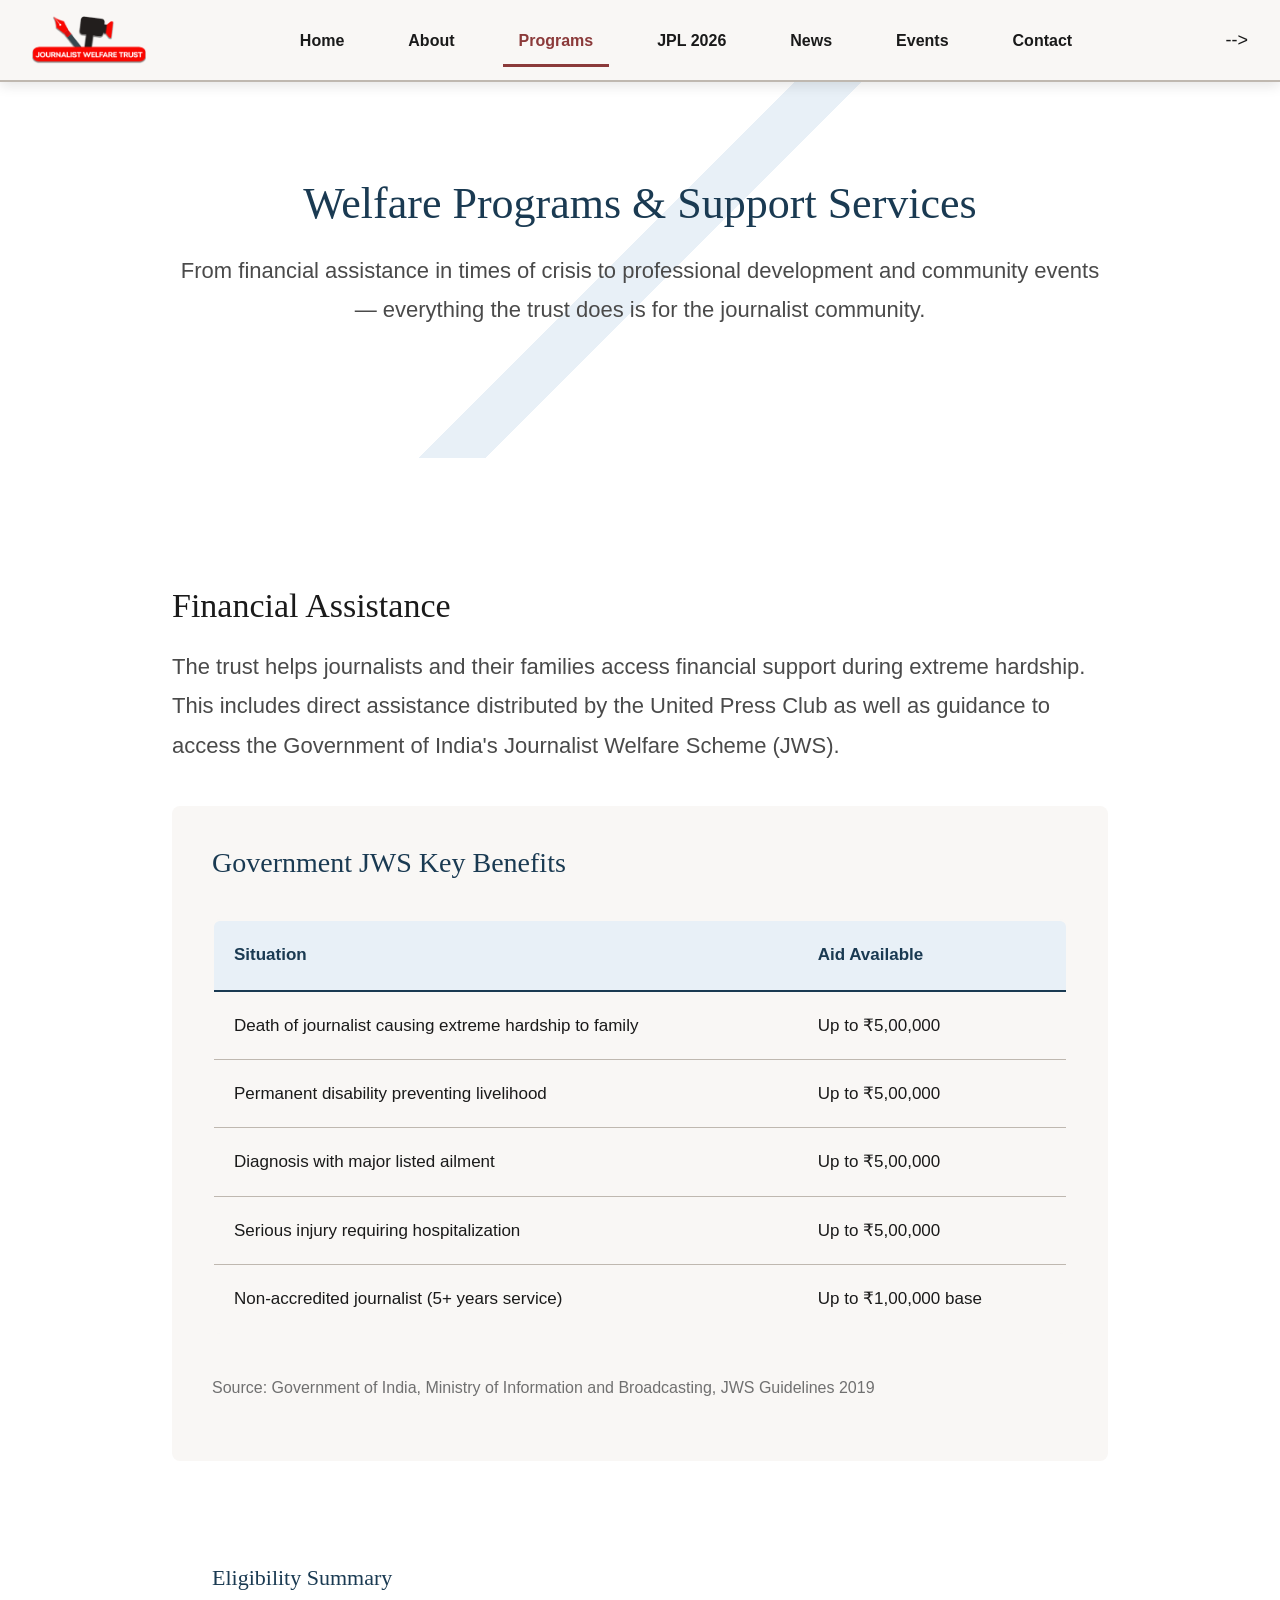
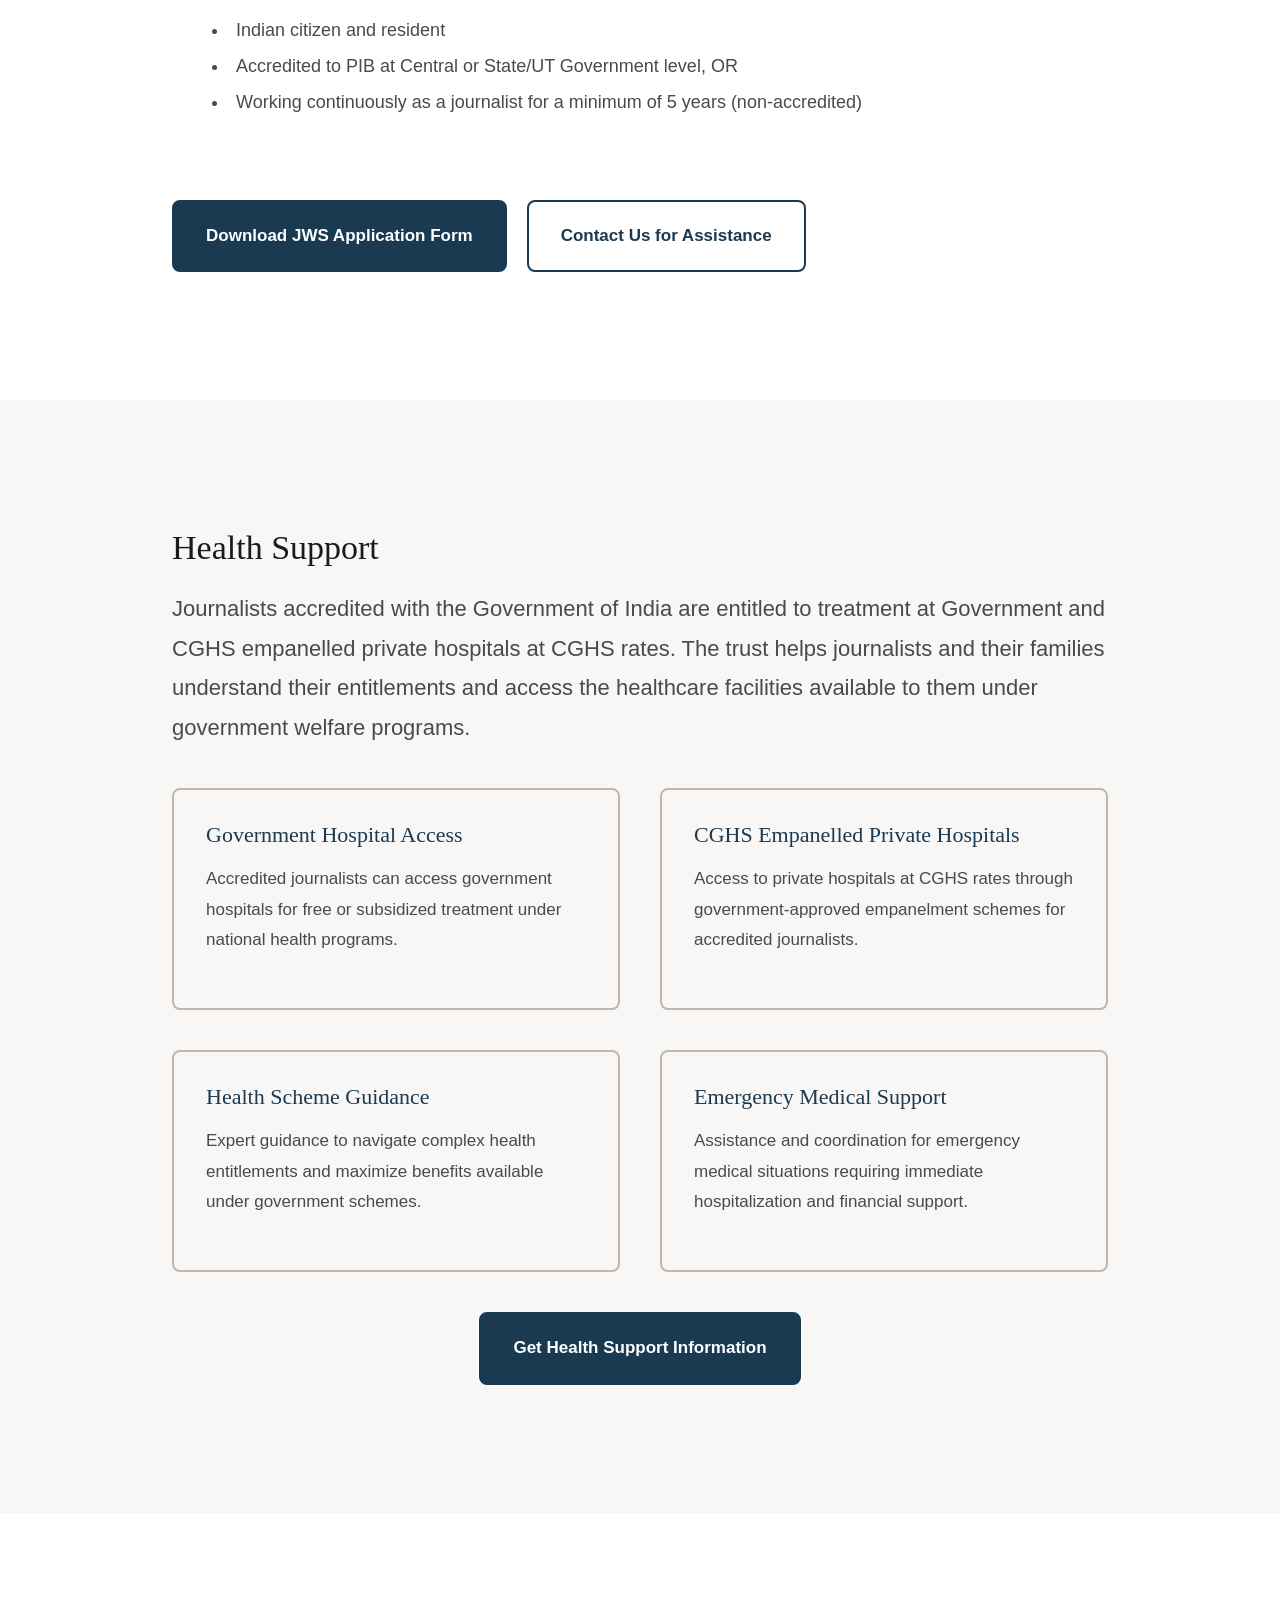
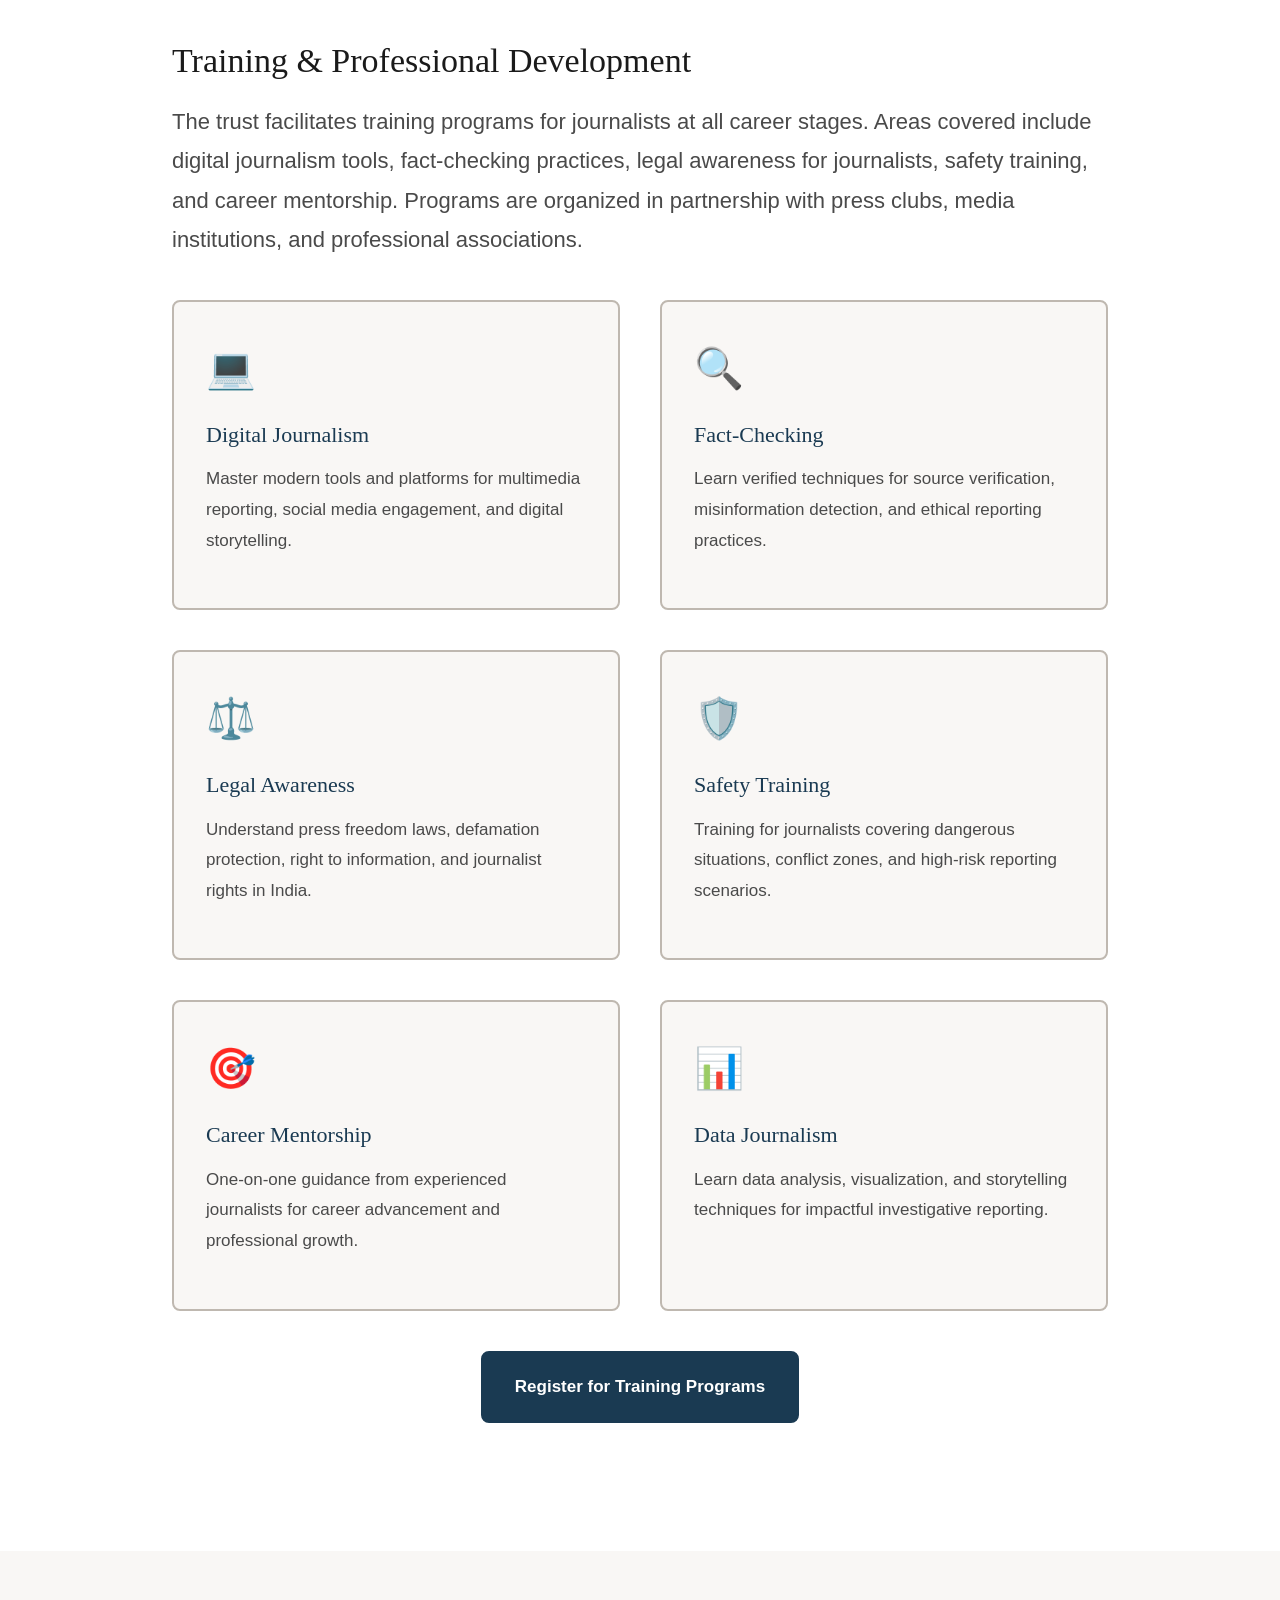
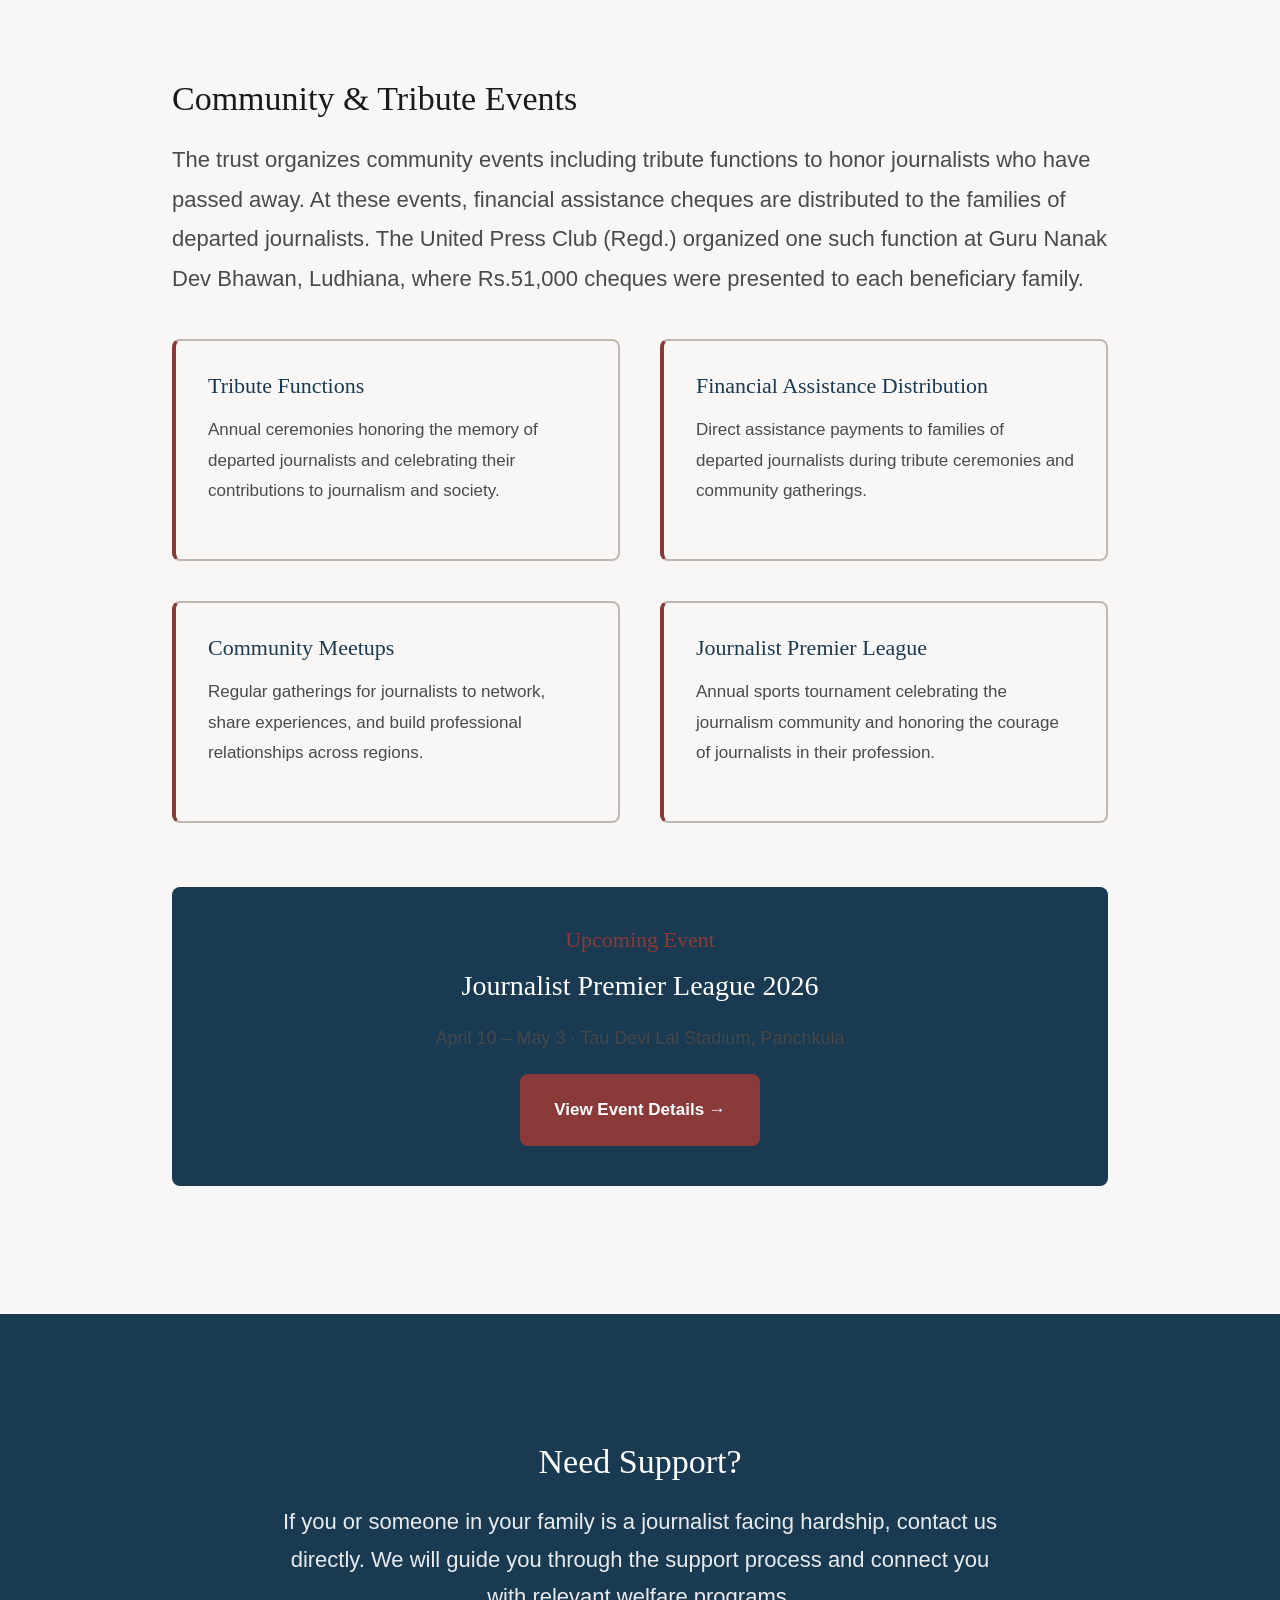
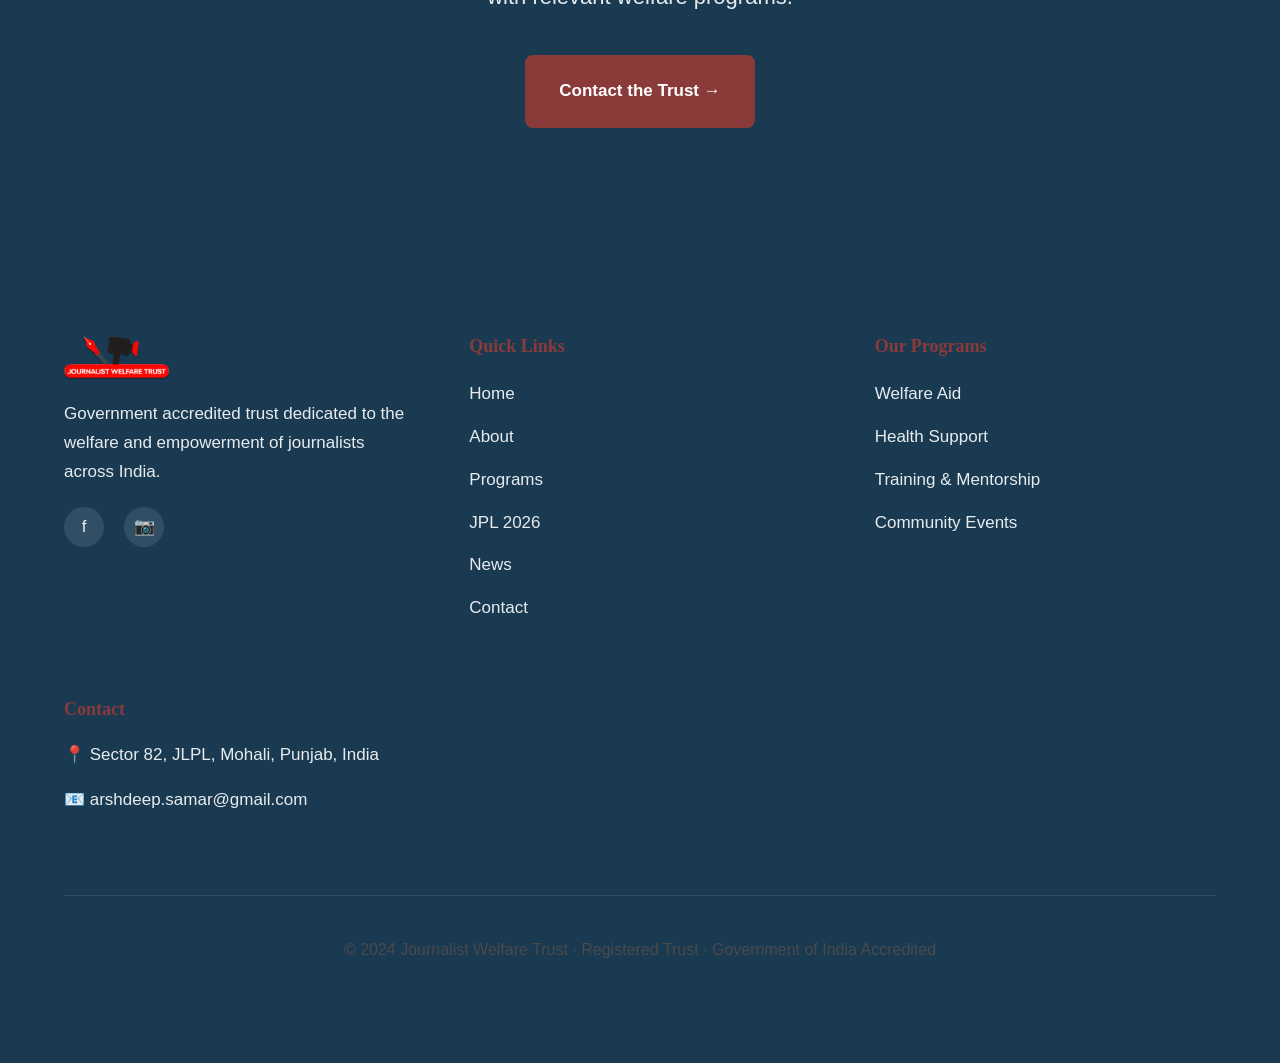
<file: programs.html>
<!DOCTYPE html>
<html lang="en">
  <head>
    <meta charset="UTF-8" />
    <meta name="viewport" content="width=device-width, initial-scale=1.0" />
    <meta
      name="description"
      content="Explore our welfare programs and support services for journalists."
    />
    <title>Programs & Services | Journalist Welfare Trust</title>

    <link rel="icon" type="image/png" sizes="32x32" href="assets/images/favicon-32x32.png" />
    <link rel="icon" type="image/png" sizes="192x192" href="assets/images/favicon-192x192.png" />
    <link rel="apple-touch-icon" href="assets/images/apple-touch-icon.png" />
    <link rel="stylesheet" href="styles.css" />
  </head>
  <body>
    <!-- Header & Navigation -->
    <header>
      <nav>
        <a href="index.html" class="logo" aria-label="Journalist Welfare Trust Home">
          <img src="assets/images/jwt-logo-260x109.png" class="logo-image" alt="Journalist Welfare Trust logo" />
        </a>

        <ul class="nav-links">
          <li><a href="index.html">Home</a></li>
          <li><a href="about.html">About</a></li>
          <li><a href="programs.html">Programs</a></li>
          <li><a href="jpl.html">JPL 2026</a></li>
          <li><a href="news.html">News</a></li>
          <li><a href="events.html">Events</a></li>
          <li><a href="contact.html">Contact</a></li>
        </ul>

        <!-- <div class="nav-controls">
          <div class="text-size-controls">
            <button class="text-size-btn" data-size="small" aria-label="Decrease text size">−A</button>
            <button class="text-size-btn active" data-size="normal" aria-label="Normal text size">A</button>
            <button class="text-size-btn" data-size="large" aria-label="Increase text size">+A</button>
          </div> -->
          <button class="hamburger" aria-label="Toggle menu">
            <span></span>
            <span></span>
            <span></span>
          </button>
        </div> 
        </div> -->
      </nav>
    </header>

    <!-- Hero Section -->
    <section class="hero" style="min-height: 40vh;">
      <div class="container" style="max-width: 1000px; margin: auto; padding: 0 var(--space-6); text-align: center;">
        <h1 style="color: var(--color-primary); margin-bottom: var(--space-4);">Welfare Programs & Support Services</h1>
        <p class="hero-subtitle">
          From financial assistance in times of crisis to professional development and community events — everything the trust does is for the journalist community.
        </p>
      </div>
    </section>

    <!-- Financial Assistance Section -->
    <section class="section" id="financial">
      <div class="container" style="max-width: 1000px;">
        <h2>Financial Assistance</h2>
        <p style="color: var(--color-text-muted); line-height: 1.8; margin-bottom: var(--space-8); font-size: var(--text-lg);">
          The trust helps journalists and their families access financial support during extreme hardship. This includes direct assistance distributed by the United Press Club as well as guidance to access the Government of India's Journalist Welfare Scheme (JWS).
        </p>

        <div style="background-color: var(--color-surface); padding: var(--space-8); border-radius: var(--radius-lg); margin-bottom: var(--space-12);">
          <h3 style="color: var(--color-primary); margin-bottom: var(--space-6);">Government JWS Key Benefits</h3>
          <div class="table-responsive">
            <table>
              <thead>
                <tr>
                  <th>Situation</th>
                  <th>Aid Available</th>
                </tr>
              </thead>
              <tbody>
                <tr>
                  <td>Death of journalist causing extreme hardship to family</td>
                  <td>Up to ₹5,00,000</td>
                </tr>
                <tr>
                  <td>Permanent disability preventing livelihood</td>
                  <td>Up to ₹5,00,000</td>
                </tr>
                <tr>
                  <td>Diagnosis with major listed ailment</td>
                  <td>Up to ₹5,00,000</td>
                </tr>
                <tr>
                  <td>Serious injury requiring hospitalization</td>
                  <td>Up to ₹5,00,000</td>
                </tr>
                <tr>
                  <td>Non-accredited journalist (5+ years service)</td>
                  <td>Up to ₹1,00,000 base</td>
                </tr>
              </tbody>
            </table>
          </div>
          <p style="color: var(--color-text-faint); font-size: var(--text-sm); margin-top: var(--space-4);">
            Source: Government of India, Ministry of Information and Broadcasting, JWS Guidelines 2019
          </p>
        </div>

        <div style="background-color: var(--color-primary-highlight); padding: var(--space-8); border-radius: var(--radius-lg); margin-bottom: var(--space-8);">
          <h4 style="color: var(--color-primary); margin-bottom: var(--space-4);">Eligibility Summary</h4>
          <ul style="color: var(--color-text-muted); list-style-position: inside; line-height: 2;">
            <li>Indian citizen and resident</li>
            <li>Accredited to PIB at Central or State/UT Government level, OR</li>
            <li>Working continuously as a journalist for a minimum of 5 years (non-accredited)</li>
          </ul>
        </div>

        <div style="display: flex; gap: var(--space-4); flex-wrap: wrap;">
          <a href="https://accreditation.pib.gov.in/jws/application_form.pdf" target="_blank" rel="noopener noreferrer" class="btn btn-primary">Download JWS Application Form</a>
          <a href="contact.html" class="btn btn-secondary">Contact Us for Assistance</a>
        </div>
      </div>
    </section>

    <!-- Health Support Section -->
    <section class="section" style="background-color: var(--color-surface);" id="health">
      <div class="container" style="max-width: 1000px;">
        <h2>Health Support</h2>
        <p style="color: var(--color-text-muted); line-height: 1.8; margin-bottom: var(--space-8); font-size: var(--text-lg);">
          Journalists accredited with the Government of India are entitled to treatment at Government and CGHS empanelled private hospitals at CGHS rates. The trust helps journalists and their families understand their entitlements and access the healthcare facilities available to them under government welfare programs.
        </p>

        <div class="grid grid-2">
          <div class="card">
            <h3 class="card-title">Government Hospital Access</h3>
            <p class="card-text">Accredited journalists can access government hospitals for free or subsidized treatment under national health programs.</p>
          </div>
          <div class="card">
            <h3 class="card-title">CGHS Empanelled Private Hospitals</h3>
            <p class="card-text">Access to private hospitals at CGHS rates through government-approved empanelment schemes for accredited journalists.</p>
          </div>
          <div class="card">
            <h3 class="card-title">Health Scheme Guidance</h3>
            <p class="card-text">Expert guidance to navigate complex health entitlements and maximize benefits available under government schemes.</p>
          </div>
          <div class="card">
            <h3 class="card-title">Emergency Medical Support</h3>
            <p class="card-text">Assistance and coordination for emergency medical situations requiring immediate hospitalization and financial support.</p>
          </div>
        </div>

        <div style="text-align: center; margin-top: var(--space-8);">
          <a href="contact.html" class="btn btn-primary">Get Health Support Information</a>
        </div>
      </div>
    </section>

    <!-- Training & Professional Development Section -->
    <section class="section" id="training">
      <div class="container" style="max-width: 1000px;">
        <h2>Training & Professional Development</h2>
        <p style="color: var(--color-text-muted); line-height: 1.8; margin-bottom: var(--space-8); font-size: var(--text-lg);">
          The trust facilitates training programs for journalists at all career stages. Areas covered include digital journalism tools, fact-checking practices, legal awareness for journalists, safety training, and career mentorship. Programs are organized in partnership with press clubs, media institutions, and professional associations.
        </p>

        <div class="grid grid-3">
          <div class="card">
            <div class="card-icon">💻</div>
            <h3 class="card-title">Digital Journalism</h3>
            <p class="card-text">Master modern tools and platforms for multimedia reporting, social media engagement, and digital storytelling.</p>
          </div>
          <div class="card">
            <div class="card-icon">🔍</div>
            <h3 class="card-title">Fact-Checking</h3>
            <p class="card-text">Learn verified techniques for source verification, misinformation detection, and ethical reporting practices.</p>
          </div>
          <div class="card">
            <div class="card-icon">⚖️</div>
            <h3 class="card-title">Legal Awareness</h3>
            <p class="card-text">Understand press freedom laws, defamation protection, right to information, and journalist rights in India.</p>
          </div>
          <div class="card">
            <div class="card-icon">🛡️</div>
            <h3 class="card-title">Safety Training</h3>
            <p class="card-text">Training for journalists covering dangerous situations, conflict zones, and high-risk reporting scenarios.</p>
          </div>
          <div class="card">
            <div class="card-icon">🎯</div>
            <h3 class="card-title">Career Mentorship</h3>
            <p class="card-text">One-on-one guidance from experienced journalists for career advancement and professional growth.</p>
          </div>
          <div class="card">
            <div class="card-icon">📊</div>
            <h3 class="card-title">Data Journalism</h3>
            <p class="card-text">Learn data analysis, visualization, and storytelling techniques for impactful investigative reporting.</p>
          </div>
        </div>

        <div style="text-align: center; margin-top: var(--space-8);">
          <a href="contact.html" class="btn btn-primary">Register for Training Programs</a>
        </div>
      </div>
    </section>

    <!-- Community & Tribute Events Section -->
    <section class="section" style="background-color: var(--color-surface);">
      <div class="container" style="max-width: 1000px;">
        <h2>Community & Tribute Events</h2>
        <p style="color: var(--color-text-muted); line-height: 1.8; margin-bottom: var(--space-8); font-size: var(--text-lg);">
          The trust organizes community events including tribute functions to honor journalists who have passed away. At these events, financial assistance cheques are distributed to the families of departed journalists. The United Press Club (Regd.) organized one such function at Guru Nanak Dev Bhawan, Ludhiana, where Rs.51,000 cheques were presented to each beneficiary family.
        </p>

        <div class="grid grid-2">
          <div class="card" style="border-left: 4px solid var(--color-accent);">
            <h3 class="card-title">Tribute Functions</h3>
            <p class="card-text">Annual ceremonies honoring the memory of departed journalists and celebrating their contributions to journalism and society.</p>
          </div>
          <div class="card" style="border-left: 4px solid var(--color-accent);">
            <h3 class="card-title">Financial Assistance Distribution</h3>
            <p class="card-text">Direct assistance payments to families of departed journalists during tribute ceremonies and community gatherings.</p>
          </div>
          <div class="card" style="border-left: 4px solid var(--color-accent);">
            <h3 class="card-title">Community Meetups</h3>
            <p class="card-text">Regular gatherings for journalists to network, share experiences, and build professional relationships across regions.</p>
          </div>
          <div class="card" style="border-left: 4px solid var(--color-accent);">
            <h3 class="card-title">Journalist Premier League</h3>
            <p class="card-text">Annual sports tournament celebrating the journalism community and honoring the courage of journalists in their profession.</p>
          </div>
        </div>

        <div style="background-color: var(--color-primary); color: white; padding: var(--space-8); border-radius: var(--radius-lg); margin-top: var(--space-12); text-align: center;">
          <h4 style="color: var(--color-accent); margin-bottom: var(--space-3);">Upcoming Event</h4>
          <h3 style="color: white; margin-bottom: var(--space-4);">Journalist Premier League 2026</h3>
          <p style="margin-bottom: var(--space-4); opacity: 0.9;">April 10 – May 3 · Tau Devi Lal Stadium, Panchkula</p>
          <a href="jpl.html" class="btn btn-accent">View Event Details →</a>
        </div>
      </div>
    </section>

    <!-- Need Support CTA Section -->
    <section class="section" style="background-color: var(--color-primary); color: var(--color-text-inverse); text-align: center;">
      <div class="container" style="max-width: 800px;">
        <h2 style="color: var(--color-text-inverse); margin-bottom: var(--space-4);">Need Support?</h2>
        <p style="color: rgba(255, 255, 255, 0.9); margin-bottom: var(--space-8); font-size: var(--text-lg);">
          If you or someone in your family is a journalist facing hardship, contact us directly. We will guide you through the support process and connect you with relevant welfare programs.
        </p>
        <a href="contact.html" class="btn btn-accent">Contact the Trust →</a>
      </div>
    </section>

    <!-- Footer -->
    <footer>
      <div class="container">
        <div class="footer-content">
          <div class="footer-section">
            <div class="logo footer-logo" style="margin-bottom: var(--space-4);">
              <img src="assets/images/jwt-logo-260x109.png" class="logo-image logo-image-footer" alt="Journalist Welfare Trust logo" />
            </div>
            <p>Government accredited trust dedicated to the welfare and empowerment of journalists across India.</p>
            <div class="social-links">
              <a href="https://facebook.com/ArshdeepSinghSamar" target="_blank" rel="noopener noreferrer" aria-label="Facebook">f</a>
              <a href="https://instagram.com" target="_blank" rel="noopener noreferrer" aria-label="Instagram">📷</a>
            </div>
          </div>

          <div class="footer-section">
            <h4>Quick Links</h4>
            <ul>
              <li><a href="index.html">Home</a></li>
              <li><a href="about.html">About</a></li>
              <li><a href="programs.html">Programs</a></li>
              <li><a href="jpl.html">JPL 2026</a></li>
              <li><a href="news.html">News</a></li>
              <li><a href="contact.html">Contact</a></li>
            </ul>
          </div>

          <div class="footer-section">
            <h4>Our Programs</h4>
            <ul>
              <li><a href="programs.html#financial">Welfare Aid</a></li>
              <li><a href="programs.html#health">Health Support</a></li>
              <li><a href="programs.html#training">Training & Mentorship</a></li>
              <li><a href="events.html">Community Events</a></li>
            </ul>
          </div>

          <div class="footer-section">
            <h4>Contact</h4>
            <p>📍 Sector 82, JLPL, Mohali, Punjab, India</p>
            <p>📧 <a href="mailto:arshdeep.samar@gmail.com">arshdeep.samar@gmail.com</a></p>
          </div>
        </div>

        <div class="footer-bottom">
          <p>© 2024 Journalist Welfare Trust · Registered Trust · Government of India Accredited</p>
        </div>
      </div>
    </footer>

    <script src="script.js"></script>
  </body>
</html>
</file>
<file: styles.css>
/* ================================
   Journalist Welfare Trust
   Design System & Main Stylesheet
   OPTIMIZED FOR ELDERLY USERS & ACCESSIBILITY
   ================================ */

:root {
  /* Primary — Deep Navy (high contrast) */
  --color-primary: #1a3a52;
  --color-primary-hover: #0f2836;
  --color-primary-active: #08192a;
  --color-primary-light: #e8f0f7;

  /* Accent — Deep Burgundy (warm, high contrast) */
  --color-accent: #8b3a3a;
  --color-accent-hover: #6b2a2a;
  --color-accent-light: #f5e8e8;

  /* Surfaces — Clean white and light cream */
  --color-bg: #ffffff;
  --color-surface: #f9f7f5;
  --color-surface-2: #f0ebe5;
  --color-surface-offset: #e8e2da;
  --color-divider: #d4cdc5;
  --color-border: #bfb8b0;

  /* Text — High contrast dark */
  --color-text: #1a1a1a;
  --color-text-muted: #4a4a4a;
  --color-text-faint: #707070;
  --color-text-inverse: #ffffff;

  /* Status */
  --color-success: #2d5a2d;
  --color-warning: #8c5200;
  --color-error: #8b3a3a;

  /* Shadows (subtle, not dark) */
  --shadow-sm: 0 1px 4px rgba(0, 0, 0, 0.08);
  --shadow-md: 0 4px 12px rgba(0, 0, 0, 0.10);
  --shadow-lg: 0 12px 24px rgba(0, 0, 0, 0.12);

  /* Radius */
  --radius-sm: 4px;
  --radius-md: 6px;
  --radius-lg: 8px;
  --radius-xl: 12px;
  --radius-full: 9999px;

  /* Typography - ELDERLY FRIENDLY */
  --font-display: "Georgia", serif;
  --font-body: "Segoe UI", "Helvetica Neue", Arial, sans-serif;

  /* Type Scale - LARGER for readability */
  --text-xs: 0.875rem;
  --text-sm: 1rem;
  --text-base: 1.125rem;
  --text-lg: 1.375rem;
  --text-xl: 1.75rem;
  --text-2xl: 2.125rem;
  --text-3xl: 2.75rem;

  /* Spacing System - MORE generous */
  --space-1: 0.5rem;
  --space-2: 0.75rem;
  --space-3: 1rem;
  --space-4: 1.25rem;
  --space-5: 1.5rem;
  --space-6: 2rem;
  --space-8: 2.5rem;
  --space-10: 3rem;
  --space-12: 4rem;
  --space-16: 5rem;
  --space-20: 6rem;
  --space-24: 8rem;

  /* Line height - Better readability */
  --line-height: 1.7;
}

/* Dark mode - REMOVED for accessibility and elderly-friendly design */

/* ================================
   Base Reset & Global Styles
   ================================ */

* {
  margin: 0;
  padding: 0;
  box-sizing: border-box;
}

html {
  scroll-behavior: smooth;
}

body {
  font-family: var(--font-body);
  font-size: var(--text-base);
  line-height: var(--line-height);
  color: var(--color-text);
  background-color: var(--color-bg);
}

/* Typography */
h1, h2, h3, h4, h5, h6 {
  font-family: var(--font-display);
  font-weight: 400;
  line-height: 1.2;
  margin-bottom: var(--space-4);
}

h1 {
  font-size: var(--text-3xl);
}

h2 {
  font-size: var(--text-2xl);
}

h3 {
  font-size: var(--text-xl);
}

h4 {
  font-size: var(--text-lg);
}

p {
  margin-bottom: var(--space-4);
  color: var(--color-text-muted);
}

a {
  color: var(--color-primary);
  text-decoration: none;
  transition: color 0.2s;
}

a:hover {
  color: var(--color-primary-hover);
}

button {
  font-family: var(--font-body);
  cursor: pointer;
  border: none;
  transition: all 0.2s;
}

/* ================================
   Button Styles
   ================================ */

.btn {
  display: inline-flex;
  align-items: center;
  justify-content: center;
  gap: var(--space-2);
  padding: var(--space-4) var(--space-6);
  border-radius: var(--radius-lg);
  font-size: 1.0625rem;
  font-weight: 700;
  text-decoration: none;
  white-space: nowrap;
  transition: all 0.2s;
  min-height: 50px;
  cursor: pointer;
}

.btn-primary {
  background-color: var(--color-primary);
  color: var(--color-text-inverse);
  border: 2px solid var(--color-primary);
}

.btn-primary:hover {
  background-color: var(--color-primary-hover);
  border-color: var(--color-primary-hover);
  transform: none;
}

.btn-secondary {
  background-color: transparent;
  color: var(--color-primary);
  border: 2px solid var(--color-primary);
}

.btn-secondary:hover {
  background-color: var(--color-primary-light);
  border-color: var(--color-primary-hover);
}

.btn-accent {
  background-color: var(--color-accent);
  color: white;
  border: 2px solid var(--color-accent);
}

.btn-accent:hover {
  background-color: var(--color-accent-hover);
  border-color: var(--color-accent-hover);
  transform: none;
}

.btn-sm {
  padding: var(--space-2) var(--space-4);
  font-size: 1rem;
  min-height: 40px;
}

/* ================================
   Header & Navigation
   ================================ */

header {
  position: sticky;
  top: 0;
  z-index: 1000;
  background-color: var(--color-surface);
  border-bottom: 2px solid var(--color-border);
  box-shadow: var(--shadow-md);
}

nav {
  display: flex;
  align-items: center;
  justify-content: space-between;
  flex-wrap: wrap;
  gap: var(--space-3);
  max-width: 1400px;
  margin: 0 auto;
  padding: var(--space-3) var(--space-6);
}

.logo {
  display: flex;
  align-items: center;
  gap: var(--space-3);
  flex-shrink: 0;
  font-family: var(--font-display);
  font-size: var(--text-lg);
  font-weight: 600;
  color: var(--color-primary);
  text-decoration: none;
  transition: opacity 0.2s;
}

.logo:hover {
  opacity: 0.8;
}

.logo-image {
  height: 48px;
  width: auto;
  display: block;
}

.logo-image-footer {
  height: 44px;
}

.logo-icon {
  width: 40px;
  height: 40px;
  background-color: var(--color-primary);
  border-radius: var(--radius-md);
  display: flex;
  align-items: center;
  justify-content: center;
  color: white;
  font-size: 24px;
}

.nav-links {
  display: flex;
  gap: var(--space-6);
  align-items: center;
  list-style: none;
}

.nav-links a {
  font-size: 1rem;
  font-weight: 600;
  color: var(--color-text);
  transition: color 0.2s;
  position: relative;
  padding: var(--space-2) var(--space-3);
}

.nav-links a::after {
  content: "";
  position: absolute;
  bottom: -6px;
  left: 0;
  width: 0;
  height: 3px;
  background-color: var(--color-accent);
  transition: width 0.2s;
}

.nav-links a:hover,
.nav-links a.active {
  color: var(--color-accent);
}

.nav-links a:hover::after,
.nav-links a.active::after {
  width: 100%;
}

.nav-controls {
  display: flex;
  gap: var(--space-4);
  align-items: center;
  flex-shrink: 0;
}

/* Accessibility: Text Size Control */
.text-size-controls {
  display: flex;
  align-items: center;
  gap: var(--space-2);
  background-color: var(--color-surface-2);
  padding: var(--space-2);
  border-radius: var(--radius-md);
  border: 1px solid var(--color-border);
}

.text-size-btn {
  background: none;
  border: none;
  font-size: 1.125rem;
  font-weight: 700;
  color: var(--color-text);
  cursor: pointer;
  padding: var(--space-1) var(--space-2);
  transition: color 0.2s;
}

.text-size-btn:hover {
  color: var(--color-accent);
}

.text-size-btn.active {
  color: var(--color-accent);
}

.hamburger {
  display: none;
  flex-direction: column;
  gap: 4px;
  background: none;
  border: none;
  cursor: pointer;
}

.hamburger span {
  width: 24px;
  height: 2px;
  background-color: var(--color-text);
  transition: all 0.3s;
}

/* Mobile Menu */
@media (max-width: 768px) {
  .nav-links {
    position: absolute;
    top: 60px;
    left: 0;
    right: 0;
    flex-direction: column;
    gap: var(--space-4);
    background-color: var(--color-surface);
    padding: var(--space-6);
    border-bottom: 1px solid var(--color-border);
    max-height: 0;
    overflow: hidden;
    transition: max-height 0.3s;
  }

  .nav-links.active {
    max-height: 400px;
  }

  .hamburger {
    display: flex;
  }

  .hamburger.active span:nth-child(1) {
    transform: rotate(45deg) translate(8px, 8px);
  }

  .hamburger.active span:nth-child(2) {
    opacity: 0;
  }

  .hamburger.active span:nth-child(3) {
    transform: rotate(-45deg) translate(7px, -7px);
  }
}

/* ================================
   Layout & Utilities
   ================================ */

.container {
  max-width: 1400px;
  margin: 0 auto;
  padding: 0 var(--space-6);
}

.section {
  padding: var(--space-24) var(--space-6);
}

.section-heading {
  text-align: center;
  margin-bottom: var(--space-16);
}

.section-heading h2 {
  margin-bottom: var(--space-4);
}

.section-heading p {
  font-size: var(--text-lg);
  color: var(--color-text-muted);
  max-width: 600px;
  margin: 0 auto;
}

.grid {
  display: grid;
  gap: var(--space-8);
  margin-bottom: var(--space-8);
}

.grid-2 {
  grid-template-columns: repeat(auto-fit, minmax(300px, 1fr));
}

.grid-3 {
  grid-template-columns: repeat(auto-fit, minmax(300px, 1fr));
}

.grid-4 {
  grid-template-columns: repeat(auto-fit, minmax(250px, 1fr));
}

@media (max-width: 768px) {
  .grid-2,
  .grid-3,
  .grid-4 {
    grid-template-columns: 1fr;
  }
}

/* ================================
   Hero Section
   ================================ */

.hero {
  min-height: 80vh;
  display: flex;
  align-items: center;
  background-color: var(--color-bg);
  background-image: 
    linear-gradient(135deg, transparent 48%, var(--color-primary-light) 48%, var(--color-primary-light) 52%, transparent 52%);
  position: relative;
  padding: var(--space-20) var(--space-6);
}

.hero-content {
  max-width: 1400px;
  width: 100%;
  margin: 0 auto;
  padding: 0 var(--space-6);
  display: grid;
  grid-template-columns: 1.4fr 1fr;
  gap: var(--space-16);
  align-items: center;
}

.hero-text,
.hero-card,
.card,
.pillar-card,
.news-card,
.event-card {
  min-width: 0;
}

@media (max-width: 768px) {
  .hero-content {
    grid-template-columns: 1fr;
    gap: var(--space-8);
  }
}

.hero-text h1 {
  font-size: var(--text-3xl);
  margin-bottom: var(--space-4);
  color: var(--color-primary);
  line-height: 1.3;
}

.hero-eyebrow {
  display: inline-block;
  background-color: var(--color-accent-light);
  color: var(--color-accent);
  padding: var(--space-3) var(--space-4);
  border-radius: var(--radius-full);
  font-size: 1rem;
  font-weight: 700;
  margin-bottom: var(--space-4);
  border: 2px solid var(--color-accent);
}

.hero-subtitle {
  font-size: var(--text-lg);
  color: var(--color-text-muted);
  margin-bottom: var(--space-6);
  line-height: 1.8;
}

.hero-cta {
  display: flex;
  gap: var(--space-4);
  margin-bottom: var(--space-8);
  flex-wrap: wrap;
}

.hero-card {
  background-color: var(--color-primary);
  color: var(--color-text-inverse);
  padding: var(--space-10);
  border-radius: var(--radius-lg);
  box-shadow: var(--shadow-lg);
}

.hero-card-title {
  font-family: var(--font-display);
  font-size: var(--text-lg);
  margin-bottom: var(--space-3);
}

.hero-card-item {
  padding: var(--space-4) 0;
  border-bottom: 1px solid rgba(255, 255, 255, 0.1);
}

.hero-card-item:last-child {
  border-bottom: none;
}

.hero-card-value {
  font-weight: 600;
  color: var(--color-accent);
  font-size: var(--text-lg);
}

.hero-card-label {
  font-size: var(--text-sm);
  opacity: 0.9;
  margin-top: var(--space-1);
}

/* ================================
   Card Styles
   ================================ */

.card {
  background-color: var(--color-surface);
  border: 2px solid var(--color-border);
  border-radius: var(--radius-lg);
  padding: var(--space-6);
  transition: all 0.2s;
}

.card:hover {
  transform: none;
  box-shadow: var(--shadow-lg);
  border-color: var(--color-accent);
}

.card-icon {
  font-size: 40px;
  margin-bottom: var(--space-4);
}

.card-title {
  font-family: var(--font-display);
  font-size: var(--text-lg);
  margin-bottom: var(--space-3);
  color: var(--color-primary);
}

.card-text {
  color: var(--color-text-muted);
  margin-bottom: var(--space-4);
  font-size: 1.0625rem;
  line-height: 1.8;
}

.card-link {
  display: inline-flex;
  align-items: center;
  gap: var(--space-2);
  color: var(--color-accent);
  font-weight: 600;
  transition: gap 0.2s;
}

.card-link:hover {
  gap: var(--space-3);
}

/* ================================
   Pillar Cards (4-column)
   ================================ */

.pillar-card {
  text-align: center;
  padding: var(--space-8);
}

.pillar-icon {
  font-size: 48px;
  margin-bottom: var(--space-4);
}

.pillar-card h3 {
  color: var(--color-primary);
  margin-bottom: var(--space-3);
}

.pillar-card p {
  color: var(--color-text-muted);
  font-size: var(--text-sm);
}

/* ================================
   News & Events Cards
   ================================ */

.news-card,
.event-card {
  background-color: var(--color-surface);
  border: 2px solid var(--color-border);
  border-radius: var(--radius-lg);
  overflow: hidden;
  transition: all 0.2s;
  display: flex;
  flex-direction: column;
}

.news-card:hover,
.event-card:hover {
  transform: none;
  box-shadow: var(--shadow-lg);
  border-color: var(--color-accent);
}

.news-card-meta,
.event-card-meta {
  padding: var(--space-4);
  border-bottom: 2px solid var(--color-border);
  display: flex;
  gap: var(--space-3);
  flex-wrap: wrap;
}

.date-badge {
  background-color: var(--color-primary-light);
  color: var(--color-primary);
  padding: var(--space-2) var(--space-3);
  border-radius: var(--radius-md);
  font-size: 1rem;
  font-weight: 700;
  border: 1px solid var(--color-primary);
}

.category-tag {
  background-color: var(--color-accent-light);
  color: var(--color-accent);
  padding: var(--space-2) var(--space-3);
  border-radius: var(--radius-md);
  font-size: 1rem;
  font-weight: 700;
  border: 1px solid var(--color-accent);
}

.news-card-content,
.event-card-content {
  padding: var(--space-4);
  flex-grow: 1;
  display: flex;
  flex-direction: column;
}

.news-card-content h3,
.event-card-content h3 {
  color: var(--color-primary);
  margin-bottom: var(--space-3);
  font-size: var(--text-lg);
}

.news-card-excerpt,
.event-card-excerpt {
  color: var(--color-text-muted);
  font-size: 1.0625rem;
  margin-bottom: var(--space-4);
  flex-grow: 1;
  line-height: 1.7;
}

.legacy-showcase {
  background-color: var(--color-surface);
}

.legacy-feature {
  margin-bottom: var(--space-8);
}

.legacy-feature img {
  width: 100%;
  border-radius: var(--radius-lg);
  border: 2px solid var(--color-border);
  display: block;
}

.legacy-gallery-grid {
  display: grid;
  grid-template-columns: repeat(4, minmax(0, 1fr));
  gap: var(--space-4);
}

.legacy-gallery-grid img {
  width: 100%;
  aspect-ratio: 4 / 3;
  object-fit: cover;
  border-radius: var(--radius-md);
  border: 2px solid var(--color-border);
  display: block;
}

.about-mission-grid {
  display: grid;
  grid-template-columns: repeat(auto-fit, minmax(300px, 1fr));
  gap: var(--space-12);
  margin-bottom: var(--space-16);
}

.about-values-grid {
  display: grid;
  grid-template-columns: repeat(auto-fit, minmax(250px, 1fr));
  gap: var(--space-8);
  max-width: 1000px;
  margin: 0 auto;
}

@media (max-width: 900px) {
  .legacy-gallery-grid {
    grid-template-columns: repeat(2, minmax(0, 1fr));
  }
}

@media (max-width: 1100px) {
  nav {
    justify-content: center;
  }

  .nav-links {
    flex-basis: 100%;
    justify-content: center;
    gap: var(--space-3) var(--space-4);
  }
}

@media (max-width: 540px) {
  .legacy-gallery-grid {
    grid-template-columns: 1fr;
  }

  .logo-image {
    height: 40px;
  }

  .btn {
    white-space: normal;
  }
}

.read-more {
  display: inline-flex;
  align-items: center;
  gap: var(--space-2);
  color: var(--color-accent);
  font-weight: 600;
  transition: gap 0.2s;
}

.read-more:hover {
  gap: var(--space-3);
}

/* ================================
   Tables
   ================================ */

.table-responsive {
  overflow-x: auto;
  margin: var(--space-8) 0;
}

table {
  width: 100%;
  border-collapse: collapse;
  background-color: var(--color-surface);
  border: 2px solid var(--color-border);
  border-radius: var(--radius-lg);
  overflow: hidden;
}

thead {
  background-color: var(--color-primary-light);
}

th {
  padding: var(--space-4);
  text-align: left;
  font-weight: 700;
  color: var(--color-primary);
  border-bottom: 2px solid var(--color-primary);
  font-size: 1.0625rem;
}

td {
  padding: var(--space-4);
  border-bottom: 1px solid var(--color-border);
  font-size: 1.0625rem;
  line-height: 1.6;
}

tr:last-child td {
  border-bottom: none;
}

tr:hover {
  background-color: var(--color-surface-2);
}

/* ================================
   Footer
   ================================ */

footer {
  background-color: var(--color-primary);
  color: var(--color-text-inverse);
  padding: var(--space-16) var(--space-6);
}

.footer-content {
  max-width: 1400px;
  margin: 0 auto;
  display: grid;
  grid-template-columns: repeat(auto-fit, minmax(250px, 1fr));
  gap: var(--space-12);
  margin-bottom: var(--space-12);
}

.footer-section h4 {
  color: var(--color-accent);
  margin-bottom: var(--space-4);
  font-size: 1.125rem;
  font-weight: 700;
}

.footer-section p {
  color: rgba(255, 255, 255, 0.9);
  margin-bottom: var(--space-3);
  font-size: 1.0625rem;
  line-height: 1.7;
}

.footer-section ul {
  list-style: none;
}

.footer-section ul li {
  margin-bottom: var(--space-2);
}

.footer-section a {
  color: rgba(255, 255, 255, 0.9);
  font-size: 1.0625rem;
  transition: color 0.2s;
  text-decoration: none;
}

.footer-section a:hover {
  color: var(--color-accent);
}

.social-links {
  display: flex;
  gap: var(--space-4);
  margin-top: var(--space-4);
}

.social-links a {
  width: 40px;
  height: 40px;
  display: flex;
  align-items: center;
  justify-content: center;
  background-color: rgba(255, 255, 255, 0.1);
  border-radius: var(--radius-full);
  transition: all 0.2s;
}

.social-links a:hover {
  background-color: var(--color-accent);
  color: var(--color-primary);
}

.footer-bottom {
  border-top: 1px solid rgba(255, 255, 255, 0.1);
  padding-top: var(--space-8);
  text-align: center;
  font-size: var(--text-sm);
  color: rgba(255, 255, 255, 0.7);
}

/* ================================
   Utility Classes
   ================================ */

.text-center {
  text-align: center;
}

.text-muted {
  color: var(--color-text-muted);
}

.text-accent {
  color: var(--color-accent);
}

.text-primary {
  color: var(--color-primary);
}

.mb-4 {
  margin-bottom: var(--space-4);
}

.mb-8 {
  margin-bottom: var(--space-8);
}

.mb-12 {
  margin-bottom: var(--space-12);
}

.mt-4 {
  margin-top: var(--space-4);
}

.mt-8 {
  margin-top: var(--space-8);
}

.mt-12 {
  margin-top: var(--space-12);
}

.gap-4 {
  gap: var(--space-4);
}

.gap-8 {
  gap: var(--space-8);
}

.my-16 {
  margin: var(--space-16) 0;
}

/* ================================
   Responsive
   ================================ */

@media (max-width: 768px) {
  .section {
    padding: var(--space-12) var(--space-4);
  }

  h1 {
    font-size: var(--text-2xl);
  }

  h2 {
    font-size: var(--text-xl);
  }

  .hero-cta {
    flex-direction: column;
  }

  .btn {
    width: 100%;
    justify-content: center;
  }

  .footer-content {
    grid-template-columns: 1fr;
  }

  .about-mission-grid,
  .about-values-grid {
    grid-template-columns: 1fr;
  }

  .hero-card {
    padding: var(--space-6);
  }
}
</file>
